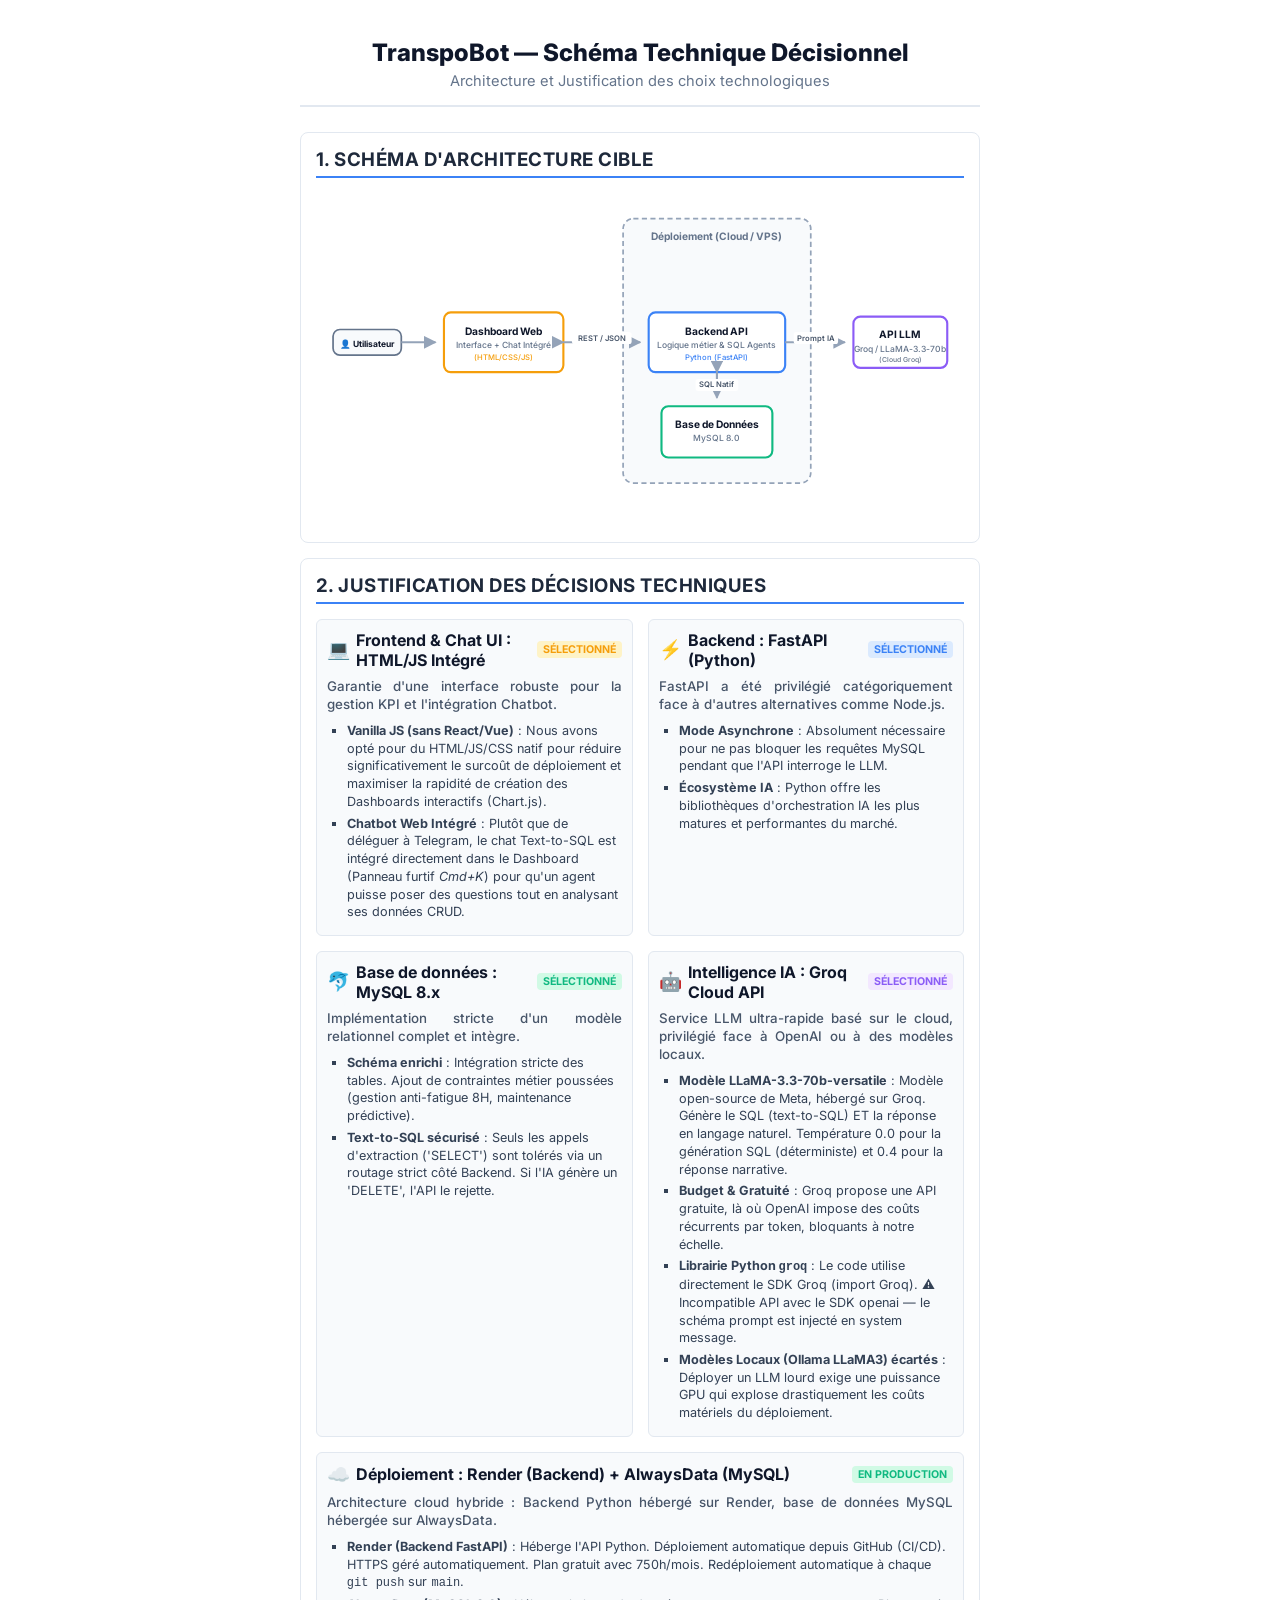
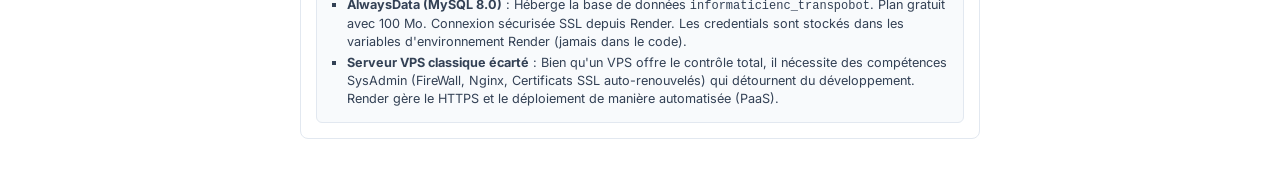
<file: docs/architecture_transpobot.html>
<!DOCTYPE html>
<html lang="fr">
<head>
<meta charset="UTF-8">
<meta name="viewport" content="width=device-width, initial-scale=1.0">
<title>Architecture TranspoBot</title>
<link href="https://fonts.googleapis.com/css2?family=Inter:wght@400;500;600;700&display=swap" rel="stylesheet">
<style>
  @page { size: A4; margin: 15mm; }
  * { box-sizing: border-box; margin: 0; padding: 0; }
  body { 
    font-family: 'Inter', sans-serif; 
    background: #ffffff; 
    color: #1e293b; 
    width: 210mm; 
    min-height: 297mm; 
    margin: 0 auto; /* Pour centrer à l'écran avant impression */
    padding: 10mm 15mm;
    display: flex; 
    flex-direction: column; 
    gap: 15px;
  }
  
  header { text-align: center; margin-bottom: 10px; padding-bottom: 15px; border-bottom: 2px solid #e2e8f0; }
  h1 { font-size: 18pt; color: #0f172a; font-weight: 800; margin-bottom: 5px; }
  p.subtitle { color: #64748b; font-size: 11pt; }

  .panel {
    background: white;
    border-radius: 8px;
    border: 1px solid #e2e8f0;
    padding: 15px;
    display: flex;
    flex-direction: column;
    page-break-inside: avoid;
  }

  h2 {
    font-size: 14pt;
    color: #1e293b;
    border-bottom: 2px solid #3b82f6;
    padding-bottom: 5px;
    margin-bottom: 15px;
    text-transform: uppercase;
    letter-spacing: 0.5px;
  }

  .svg-container {
    width: 100%;
    display: flex;
    justify-content: center;
    margin-bottom: 10px;
  }
  svg { width: 100%; height: auto; max-height: 350px; }
  
  .node { fill: #ffffff; stroke-width: 2.5; rx: 8; }
  .front { stroke: #f59e0b; }
  .back { stroke: #3b82f6; }
  .db { stroke: #10b981; }
  .ia { stroke: #8b5cf6; }
  .human { stroke: #64748b; fill: #f8fafc; stroke-width: 2; }
  .cloud { fill: #f8fafc; stroke: #94a3b8; stroke-dasharray: 6 4; stroke-width: 2; rx: 12; }

  .n-title { font-size: 12px; font-weight: 700; fill: #0f172a; font-family: 'Inter', sans-serif; text-anchor: middle; }
  .n-sub { font-size: 10px; font-weight: 500; fill: #64748b; font-family: 'Inter', sans-serif; text-anchor: middle; }
  
  .edge { stroke: #94a3b8; stroke-width: 2; fill: none; stroke-dasharray: 4 2; }
  .edge.solid { stroke-dasharray: none; stroke-width: 2.5; }
  .arrow-head { fill: #94a3b8; }
  
  .e-bg { fill: white; rx: 3; }
  .e-txt { font-size: 9px; font-weight: 600; fill: #475569; font-family: 'Inter', sans-serif; text-anchor: middle; }

  /* TECH STACK */
  .tech-grid {
    display: grid;
    grid-template-columns: 1fr 1fr;
    gap: 15px;
  }
  .tech-item { 
    background: #f8fafc; 
    border: 1px solid #e2e8f0; 
    border-radius: 6px; 
    padding: 10px; 
  }
  
  .t-head { display: flex; align-items: center; justify-content: space-between; margin-bottom: 8px; }
  .t-left { display: flex; align-items: center; gap: 6px; }
  .t-icon { font-size: 14pt; }
  .t-name { font-weight: 700; font-size: 12pt; color: #0f172a; }
  .t-badge { background: #e0f2fe; color: #0369a1; font-size: 8pt; padding: 2px 6px; border-radius: 4px; font-weight: 700; text-transform: uppercase; }
  
  .t-desc { font-size: 10pt; color: #475569; margin-bottom: 8px; text-align: justify; line-height: 1.35; font-weight: 500; }
  .t-list { font-size: 9.5pt; color: #334155; padding-left: 20px; line-height: 1.4; list-style: square; }
  .t-list li { margin-bottom: 4px; }
</style>
</head>
<body>

<header>
  <h1>TranspoBot — Schéma Technique Décisionnel</h1>
  <p class="subtitle">Architecture et Justification des choix technologiques</p>
</header>

<div class="panel">
  <h2>1. Schéma d'Architecture Cible</h2>
    
    <div class="svg-container">
      <svg viewBox="0 0 760 380" preserveAspectRatio="xMidYMid meet">
        <defs>
          <marker id="arrow" viewBox="0 0 10 10" refX="9" refY="5" markerWidth="6" markerHeight="6" orient="auto-start-reverse">
            <path d="M 0 0 L 10 5 L 0 10 z" class="arrow-head" />
          </marker>
          <marker id="arrow-reverse" viewBox="0 0 10 10" refX="1" refY="5" markerWidth="6" markerHeight="6" orient="auto-start-reverse">
            <path d="M 10 0 L 0 5 L 10 10 z" class="arrow-head" />
          </marker>
        </defs>

        <!-- ZONE CLOUD DEPLOIEMENT -->
        <rect x="360" y="30" width="220" height="310" class="cloud" />
        <text x="470" y="55" class="n-title" style="fill:#64748b;">Déploiement (Cloud / VPS)</text>

        <!-- HUMAN -->
        <rect x="20" y="160" width="80" height="30" class="node human" />
        <text x="60" y="180" class="n-title" style="font-size: 10px;">👤 Utilisateur</text>

        <!-- FRONTEND & CHAT -->
        <rect x="150" y="140" width="140" height="70" class="node front" />
        <text x="220" y="166" class="n-title">Dashboard Web</text>
        <text x="220" y="182" class="n-sub">Interface + Chat Intégré</text>
        <text x="220" y="196" class="n-sub" style="font-size: 9px; fill: #f59e0b;">(HTML/CSS/JS)</text>

        <!-- BACKEND -->
        <rect x="390" y="140" width="160" height="70" class="node back" />
        <text x="470" y="166" class="n-title">Backend API</text>
        <text x="470" y="182" class="n-sub">Logique métier & SQL Agents</text>
        <text x="470" y="196" class="n-sub" style="font-size: 9px; fill: #3b82f6;">Python (FastAPI)</text>

        <!-- BDD -->
        <rect x="405" y="250" width="130" height="60" class="node db" />
        <text x="470" y="275" class="n-title">Base de Données</text>
        <text x="470" y="291" class="n-sub">MySQL 8.0</text>

        <!-- IA -->
        <rect x="630" y="145" width="110" height="60" class="node ia" />
        <text x="685" y="170" class="n-title">API LLM</text>
        <text x="685" y="186" class="n-sub">Groq / LLaMA-3.3-70b</text>
        <text x="685" y="198" class="n-sub" style="font-size: 8px;">(Cloud Groq)</text>

        <!-- EDGES -->
        <!-- User to Front -->
        <line x1="100" y1="175" x2="140" y2="175" class="edge solid" marker-end="url(#arrow)" />

        <!-- Front to Back -->
        <line x1="290" y1="175" x2="380" y2="175" class="edge solid" marker-end="url(#arrow)" marker-start="url(#arrow-reverse)" />
        <rect x="300" y="163" width="70" height="14" class="e-bg" />
        <text x="335" y="173" class="e-txt">REST / JSON</text>

        <!-- Back to DB -->
        <line x1="470" y1="210" x2="470" y2="240" class="edge solid" marker-end="url(#arrow)" marker-start="url(#arrow-reverse)" />
        <rect x="445" y="218" width="50" height="14" class="e-bg" />
        <text x="470" y="228" class="e-txt">SQL Natif</text>

        <!-- Back to IA -->
        <line x1="550" y1="175" x2="620" y2="175" class="edge solid" marker-end="url(#arrow)" />
        <rect x="560" y="163" width="52" height="14" class="e-bg" />
        <text x="586" y="173" class="e-txt">Prompt IA</text>

      </svg>
    </div>
  </div>

    </div>
</div>

<div class="panel">
  <h2>2. Justification des Décisions Techniques</h2>
  <div class="tech-grid">
    <!-- FRONTEND & CHAT -->
    <div class="tech-item">
      <div class="t-head">
        <div class="t-left"><span class="t-icon">💻</span><span class="t-name">Frontend & Chat UI : HTML/JS Intégré</span></div>
        <span class="t-badge" style="color:#f59e0b;background:#fef3c7;">SÉLECTIONNÉ</span>
      </div>
      <p class="t-desc">Garantie d'une interface robuste pour la gestion KPI et l'intégration Chatbot.</p>
      <ul class="t-list">
        <li><strong>Vanilla JS (sans React/Vue)</strong> : Nous avons opté pour du HTML/JS/CSS natif pour réduire significativement le surcoût de déploiement et maximiser la rapidité de création des Dashboards interactifs (Chart.js).</li>
        <li><strong>Chatbot Web Intégré</strong> : Plutôt que de déléguer à Telegram, le chat Text-to-SQL est intégré directement dans le Dashboard (Panneau furtif <em>Cmd+K</em>) pour qu'un agent puisse poser des questions tout en analysant ses données CRUD.</li>
      </ul>
    </div>

    <!-- BACKEND -->
    <div class="tech-item">
      <div class="t-head">
        <div class="t-left"><span class="t-icon">⚡</span><span class="t-name">Backend : FastAPI (Python)</span></div>
        <span class="t-badge" style="color:#3b82f6;background:#dbeafe;">SÉLECTIONNÉ</span>
      </div>
      <p class="t-desc">FastAPI a été privilégié catégoriquement face à d'autres alternatives comme Node.js.</p>
      <ul class="t-list">
        <li><strong>Mode Asynchrone</strong> : Absolument nécessaire pour ne pas bloquer les requêtes MySQL pendant que l'API interroge le LLM.</li>
        <li><strong>Écosystème IA</strong> : Python offre les bibliothèques d'orchestration IA les plus matures et performantes du marché.</li>
      </ul>
    </div>

    <!-- DB -->
    <div class="tech-item">
      <div class="t-head">
        <div class="t-left"><span class="t-icon">🐬</span><span class="t-name">Base de données : MySQL 8.x</span></div>
        <span class="t-badge" style="color:#10b981;background:#d1fae5;">SÉLECTIONNÉ</span>
      </div>
      <p class="t-desc">Implémentation stricte d'un modèle relationnel complet et intègre.</p>
      <ul class="t-list">
        <li><strong>Schéma enrichi</strong> : Intégration stricte des tables. Ajout de contraintes métier poussées (gestion anti-fatigue 8H, maintenance prédictive).</li>
        <li><strong>Text-to-SQL sécurisé</strong> : Seuls les appels d'extraction ('SELECT') sont tolérés via un routage strict côté Backend. Si l'IA génère un 'DELETE', l'API le rejette.</li>
      </ul>
    </div>

    <!-- LLM -->
    <div class="tech-item">
      <div class="t-head">
        <div class="t-left"><span class="t-icon">🤖</span><span class="t-name">Intelligence IA : Groq Cloud API</span></div>
        <span class="t-badge" style="color:#8b5cf6;background:#f3e8ff;">SÉLECTIONNÉ</span>
      </div>
      <p class="t-desc">Service LLM ultra-rapide basé sur le cloud, privilégié face à OpenAI ou à des modèles locaux.</p>
      <ul class="t-list">
        <li><strong>Modèle LLaMA-3.3-70b-versatile</strong> : Modèle open-source de Meta, hébergé sur Groq. Génère le SQL (text-to-SQL) ET la réponse en langage naturel. Température 0.0 pour la génération SQL (déterministe) et 0.4 pour la réponse narrative.</li>
        <li><strong>Budget &amp; Gratuité</strong> : Groq propose une API gratuite, là où OpenAI impose des coûts récurrents par token, bloquants à notre échelle.</li>
        <li><strong>Librairie Python <code style="font-size:9pt">groq</code></strong> : Le code utilise directement le SDK Groq (import Groq). ⚠️ Incompatible API avec le SDK openai — le schéma prompt est injecté en system message.</li>
        <li><strong>Modèles Locaux (Ollama LLaMA3) écartés</strong> : Déployer un LLM lourd exige une puissance GPU qui explose drastiquement les coûts matériels du déploiement.</li>
      </ul>
    </div>
    
    <!-- DEPLOYMENT -->
    <div class="tech-item" style="grid-column: span 2;">
      <div class="t-head">
        <div class="t-left"><span class="t-icon">☁️</span><span class="t-name">Déploiement : Render (Backend) + AlwaysData (MySQL)</span></div>
        <span class="t-badge" style="color:#10b981;background:#d1fae5;">EN PRODUCTION</span>
      </div>
      <p class="t-desc">Architecture cloud hybride : Backend Python hébergé sur Render, base de données MySQL hébergée sur AlwaysData.</p>
      <ul class="t-list">
        <li><strong>Render (Backend FastAPI)</strong> : Héberge l'API Python. Déploiement automatique depuis GitHub (CI/CD). HTTPS géré automatiquement. Plan gratuit avec 750h/mois. Redéploiement automatique à chaque <code style="font-size:9pt">git push</code> sur <code style="font-size:9pt">main</code>.</li>
        <li><strong>AlwaysData (MySQL 8.0)</strong> : Héberge la base de données <code style="font-size:9pt">informaticienc_transpobot</code>. Plan gratuit avec 100 Mo. Connexion sécurisée SSL depuis Render. Les credentials sont stockés dans les variables d'environnement Render (jamais dans le code).</li>
        <li><strong>Serveur VPS classique écarté</strong> : Bien qu'un VPS offre le contrôle total, il nécessite des compétences SysAdmin (FireWall, Nginx, Certificats SSL auto-renouvelés) qui détournent du développement. Render gère le HTTPS et le déploiement de manière automatisée (PaaS).</li>
      </ul>
    </div>

  </div>
</div>

</body>
</html>
</file>
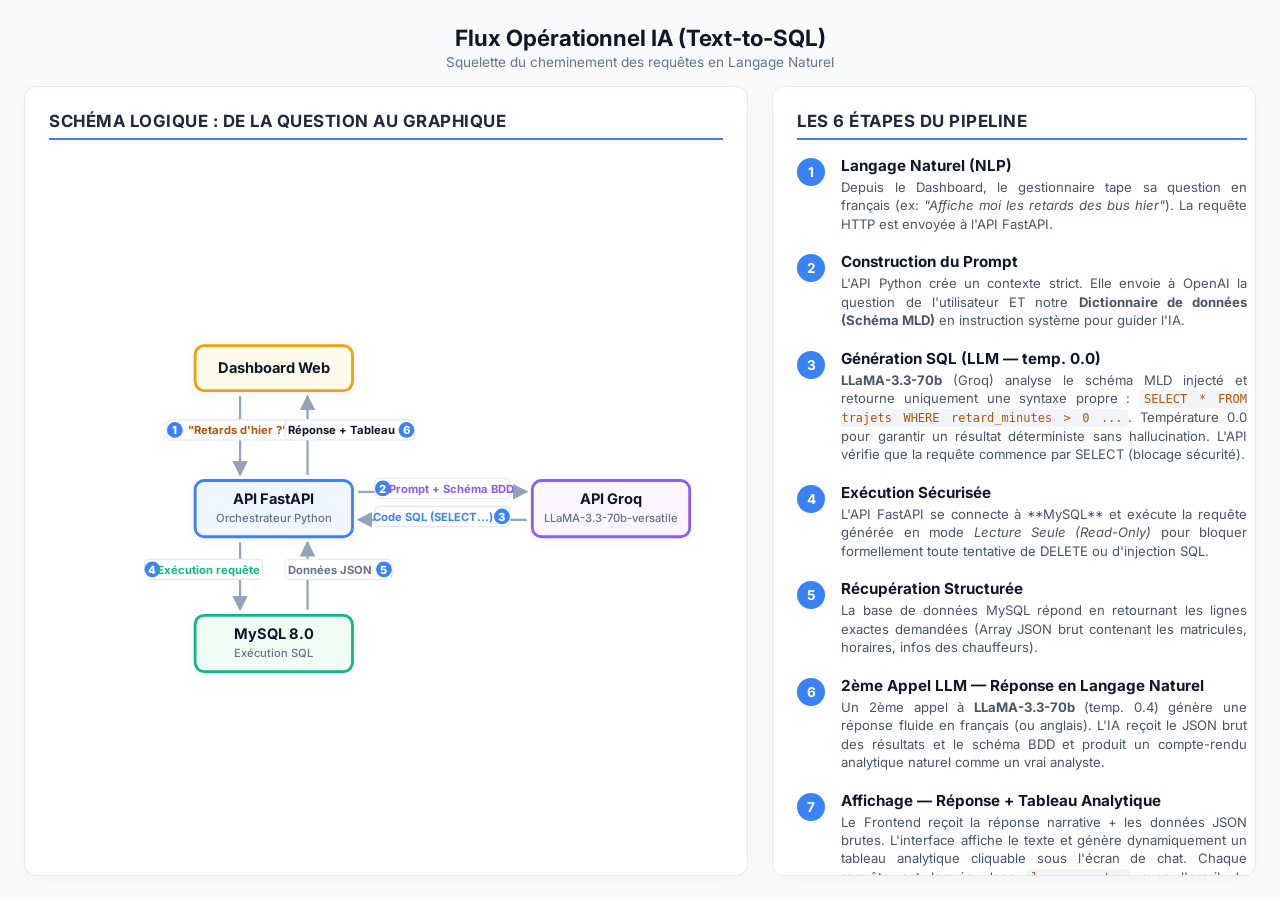
<file: docs/flux_ia_transpobot.html>
<!DOCTYPE html>
<html lang="fr">
<head>
<meta charset="UTF-8">
<meta name="viewport" content="width=device-width, initial-scale=1.0">
<title>Flux IA Text-to-SQL — TranspoBot</title>
<link href="https://fonts.googleapis.com/css2?family=Inter:wght@400;500;600;700&display=swap" rel="stylesheet">
<style>
  * { box-sizing: border-box; margin: 0; padding: 0; }
  body { 
    font-family: 'Inter', sans-serif; 
    background: #f8fafc; 
    color: #1e293b; 
    height: 100vh; 
    display: flex; 
    flex-direction: column; 
    padding: 1.5rem;
    overflow: hidden; 
  }
  
  header { text-align: center; margin-bottom: 1rem; }
  h1 { font-size: 1.4rem; color: #0f172a; font-weight: 700; margin-bottom: 0.2rem; }
  p.subtitle { color: #64748b; font-size: 0.85rem; }

  .layout { display: flex; gap: 1.5rem; flex: 1; min-height: 0; }
  .panel {
    background: white; border-radius: 12px; border: 1px solid #e2e8f0;
    box-shadow: 0 4px 15px rgba(0,0,0,0.03); padding: 1.5rem; display: flex; flex-direction: column;
  }
  .panel-left { flex: 6; }
  .panel-right { flex: 4; overflow-y: auto; padding-right: 0.5rem; }

  h2 {
    font-size: 1.05rem; color: #1e293b; border-bottom: 2px solid #3b82f6;
    padding-bottom: 0.4rem; margin-bottom: 1rem; text-transform: uppercase; letter-spacing: 0.5px;
  }

  /* SVG DIAGRAMME */
  .svg-container { flex: 1; display: flex; align-items: center; justify-content: center; width: 100%; min-height: 0; }
  svg { width: 100%; height: 100%; max-height: 480px; }
  
  .node { fill: #ffffff; stroke-width: 2.5; rx: 8; stroke: #334155; filter: drop-shadow(0 2px 4px rgba(0,0,0,0.05)); }
  .node.ia { stroke: #8b5cf6; fill: #faf5ff; }
  .node.db { stroke: #10b981; fill: #f0fdf4; }
  .node.api { stroke: #3b82f6; fill: #eff6ff; }
  .node.user { stroke: #f59e0b; fill: #fffbeb; }

  .n-title { font-size: 13px; font-weight: 700; fill: #0f172a; font-family: 'Inter', sans-serif; text-anchor: middle; }
  .n-sub { font-size: 10px; font-weight: 500; fill: #64748b; font-family: 'Inter', sans-serif; text-anchor: middle; }
  
  .edge { stroke: #94a3b8; stroke-width: 2; fill: none; }
  .arrow-head { fill: #94a3b8; }
  
  .e-bg { fill: white; rx: 4; stroke: #e2e8f0; stroke-width: 1; }
  .e-txt { font-size: 10px; font-weight: 700; fill: #2563eb; font-family: 'Inter', sans-serif; text-anchor: middle; }
  .e-badge { font-family: 'Inter', sans-serif; font-size: 10px; font-weight: 800; fill: white; text-anchor: middle; }

  /* STEPS LIST */
  .step-item { display: flex; margin-bottom: 1.2rem; }
  .step-item:last-child { margin-bottom: 0; }
  .step-num { width: 28px; height: 28px; background: #3b82f6; color: white; border-radius: 50%; display: flex; align-items: center; justify-content: center; font-weight: 700; font-size: 0.85rem; flex-shrink: 0; margin-right: 1rem; margin-top: 2px; }
  .step-content { flex: 1; }
  .step-title { font-weight: 700; font-size: 0.95rem; color: #0f172a; margin-bottom: 0.2rem; }
  .step-desc { font-size: 0.82rem; color: #475569; line-height: 1.4; text-align: justify; }
  code { background: #f1f5f9; padding: 2px 5px; border-radius: 4px; font-size: 0.75rem; color: #b45309; font-family: monospace; }
</style>
</head>
<body>

<header>
  <h1>Flux Opérationnel IA (Text-to-SQL)</h1>
  <p class="subtitle">Squelette du cheminement des requêtes en Langage Naturel</p>
</header>

<div class="layout">
  
  <!-- PANNEAU GAUCHE : SQUELETTE SVG -->
  <div class="panel panel-left">
    <h2>Schéma Logique : De la Question au Graphique</h2>
    
    <div class="svg-container">
      <svg viewBox="0 0 600 320" preserveAspectRatio="xMidYMid meet">
        <defs>
          <marker id="arrow" viewBox="0 0 10 10" refX="9" refY="5" markerWidth="7" markerHeight="7" orient="auto-start-reverse">
            <path d="M 0 0 L 10 5 L 0 10 z" class="arrow-head" />
          </marker>
        </defs>

        <!-- NOEUDS (NODES) -->
        <!-- User -->
        <rect x="130" y="20" width="140" height="40" class="node user" />
        <text x="200" y="44" class="n-title">Dashboard Web</text>

        <!-- API Backend -->
        <rect x="130" y="140" width="140" height="50" class="node api" />
        <text x="200" y="161" class="n-title">API FastAPI</text>
        <text x="200" y="177" class="n-sub">Orchestrateur Python</text>

        <!-- MySQL -->
        <rect x="130" y="260" width="140" height="50" class="node db" />
        <text x="200" y="281" class="n-title">MySQL 8.0</text>
        <text x="200" y="297" class="n-sub">Exécution SQL</text>

        <rect x="430" y="140" width="140" height="50" class="node ia" />
        <text x="500" y="161" class="n-title">API Groq</text>
        <text x="500" y="177" class="n-sub">LLaMA-3.3-70b-versatile</text>

        <!-- FLECHES ET TEXTES ASSOCIES -->
        
        <!-- 1. Frontend to Backend -->
        <line x1="170" y1="65" x2="170" y2="135" class="edge" marker-end="url(#arrow)" />
        <rect x="105" y="86" width="115" height="18" class="e-bg" />
        <circle cx="112" cy="95" r="7" fill="#3b82f6" /><text x="112" y="99" class="e-badge">1</text>
        <text x="168" y="99" class="e-txt" style="fill:#b45309">"Retards d'hier ?"</text>

        <!-- 2. Backend to OpenAI -->
        <line x1="275" y1="150" x2="425" y2="150" class="edge" marker-end="url(#arrow)" />
        <rect x="290" y="138" width="120" height="18" class="e-bg" />
        <circle cx="297" cy="147" r="7" fill="#3b82f6" /><text x="297" y="151" class="e-badge">2</text>
        <text x="358" y="151" class="e-txt" style="fill:#8b5cf6">Prompt + Schéma BDD</text>

        <!-- 3. OpenAI to Backend -->
        <line x1="425" y1="175" x2="275" y2="175" class="edge" marker-end="url(#arrow)" />
        <rect x="290" y="163" width="120" height="18" class="e-bg" />
        <circle cx="403" cy="172" r="7" fill="#3b82f6" /><text x="403" y="176" class="e-badge">3</text>
        <text x="342" y="176" class="e-txt" style="fill:#3b82f6">Code SQL (SELECT...)</text>

        <!-- 4. Backend to MySQL -->
        <line x1="170" y1="195" x2="170" y2="255" class="edge" marker-end="url(#arrow)" />
        <rect x="85" y="210" width="105" height="18" class="e-bg" />
        <circle cx="92" cy="219" r="7" fill="#3b82f6" /><text x="92" y="223" class="e-badge">4</text>
        <text x="142" y="223" class="e-txt" style="fill:#10b981">Exécution requête</text>

        <!-- 5. MySQL to Backend -->
        <line x1="230" y1="255" x2="230" y2="195" class="edge" marker-end="url(#arrow)" />
        <rect x="210" y="210" width="95" height="18" class="e-bg" />
        <circle cx="298" cy="219" r="7" fill="#3b82f6" /><text x="298" y="223" class="e-badge">5</text>
        <text x="250" y="223" class="e-txt" style="fill:#64748b">Données JSON</text>

        <!-- 6. Backend to Frontend -->
        <line x1="230" y1="135" x2="230" y2="65" class="edge" marker-end="url(#arrow)" />
        <rect x="210" y="86" width="115" height="18" class="e-bg" />
        <circle cx="318" cy="95" r="7" fill="#3b82f6" /><text x="318" y="99" class="e-badge">6</text>
        <text x="260" y="99" class="e-txt" style="fill:#0f172a">Réponse + Tableau</text>

      </svg>
    </div>
  </div>

  <!-- PANNEAU DROIT : EXPLICATION DU FLUX -->
  <div class="panel panel-right">
    <h2>Les 6 Étapes du Pipeline</h2>
    
    <div class="step-item">
      <div class="step-num">1</div>
      <div class="step-content">
        <div class="step-title">Langage Naturel (NLP)</div>
        <div class="step-desc">Depuis le Dashboard, le gestionnaire tape sa question en français (ex: <em>"Affiche moi les retards des bus hier"</em>). La requête HTTP est envoyée à l'API FastAPI.</div>
      </div>
    </div>

    <div class="step-item">
      <div class="step-num">2</div>
      <div class="step-content">
        <div class="step-title">Construction du Prompt</div>
        <div class="step-desc">L'API Python crée un contexte strict. Elle envoie à OpenAI la question de l'utilisateur ET notre <strong>Dictionnaire de données (Schéma MLD)</strong> en instruction système pour guider l'IA.</div>
      </div>
    </div>

    <div class="step-item">
      <div class="step-num">3</div>
      <div class="step-content">
        <div class="step-title">Génération SQL (LLM — temp. 0.0)</div>
        <div class="step-desc"><strong>LLaMA-3.3-70b</strong> (Groq) analyse le schéma MLD injecté et retourne uniquement une syntaxe propre : <code>SELECT * FROM trajets WHERE retard_minutes &gt; 0 ...</code>. Température 0.0 pour garantir un résultat déterministe sans hallucination. L'API vérifie que la requête commence par SELECT (blocage sécurité).</div>
      </div>
    </div>

    <div class="step-item">
      <div class="step-num">4</div>
      <div class="step-content">
        <div class="step-title">Exécution Sécurisée</div>
        <div class="step-desc">L'API FastAPI se connecte à **MySQL** et exécute la requête générée en mode <em>Lecture Seule (Read-Only)</em> pour bloquer formellement toute tentative de DELETE ou d'injection SQL.</div>
      </div>
    </div>

    <div class="step-item">
      <div class="step-num">5</div>
      <div class="step-content">
        <div class="step-title">Récupération Structurée</div>
        <div class="step-desc">La base de données MySQL répond en retournant les lignes exactes demandées (Array JSON brut contenant les matricules, horaires, infos des chauffeurs).</div>
      </div>
    </div>

    <div class="step-item">
      <div class="step-num">6</div>
      <div class="step-content">
        <div class="step-title">2ème Appel LLM — Réponse en Langage Naturel</div>
        <div class="step-desc">Un 2ème appel à <strong>LLaMA-3.3-70b</strong> (temp. 0.4) génère une réponse fluide en français (ou anglais). L'IA reçoit le JSON brut des résultats et le schéma BDD et produit un compte-rendu analytique naturel comme un vrai analyste.</div>
      </div>
    </div>

    <div class="step-item">
      <div class="step-num">7</div>
      <div class="step-content">
        <div class="step-title">Affichage — Réponse + Tableau Analytique</div>
        <div class="step-desc">Le Frontend reçoit la réponse narrative + les données JSON brutes. L'interface affiche le texte et génère dynamiquement un tableau analytique cliquable sous l'écran de chat. Chaque requête est loguée dans <code>logs_requetes</code> avec l'email du gestionnaire et le temps de réponse en ms.</div>
      </div>
    </div>

  </div>
</div>

</body>
</html>
</file>
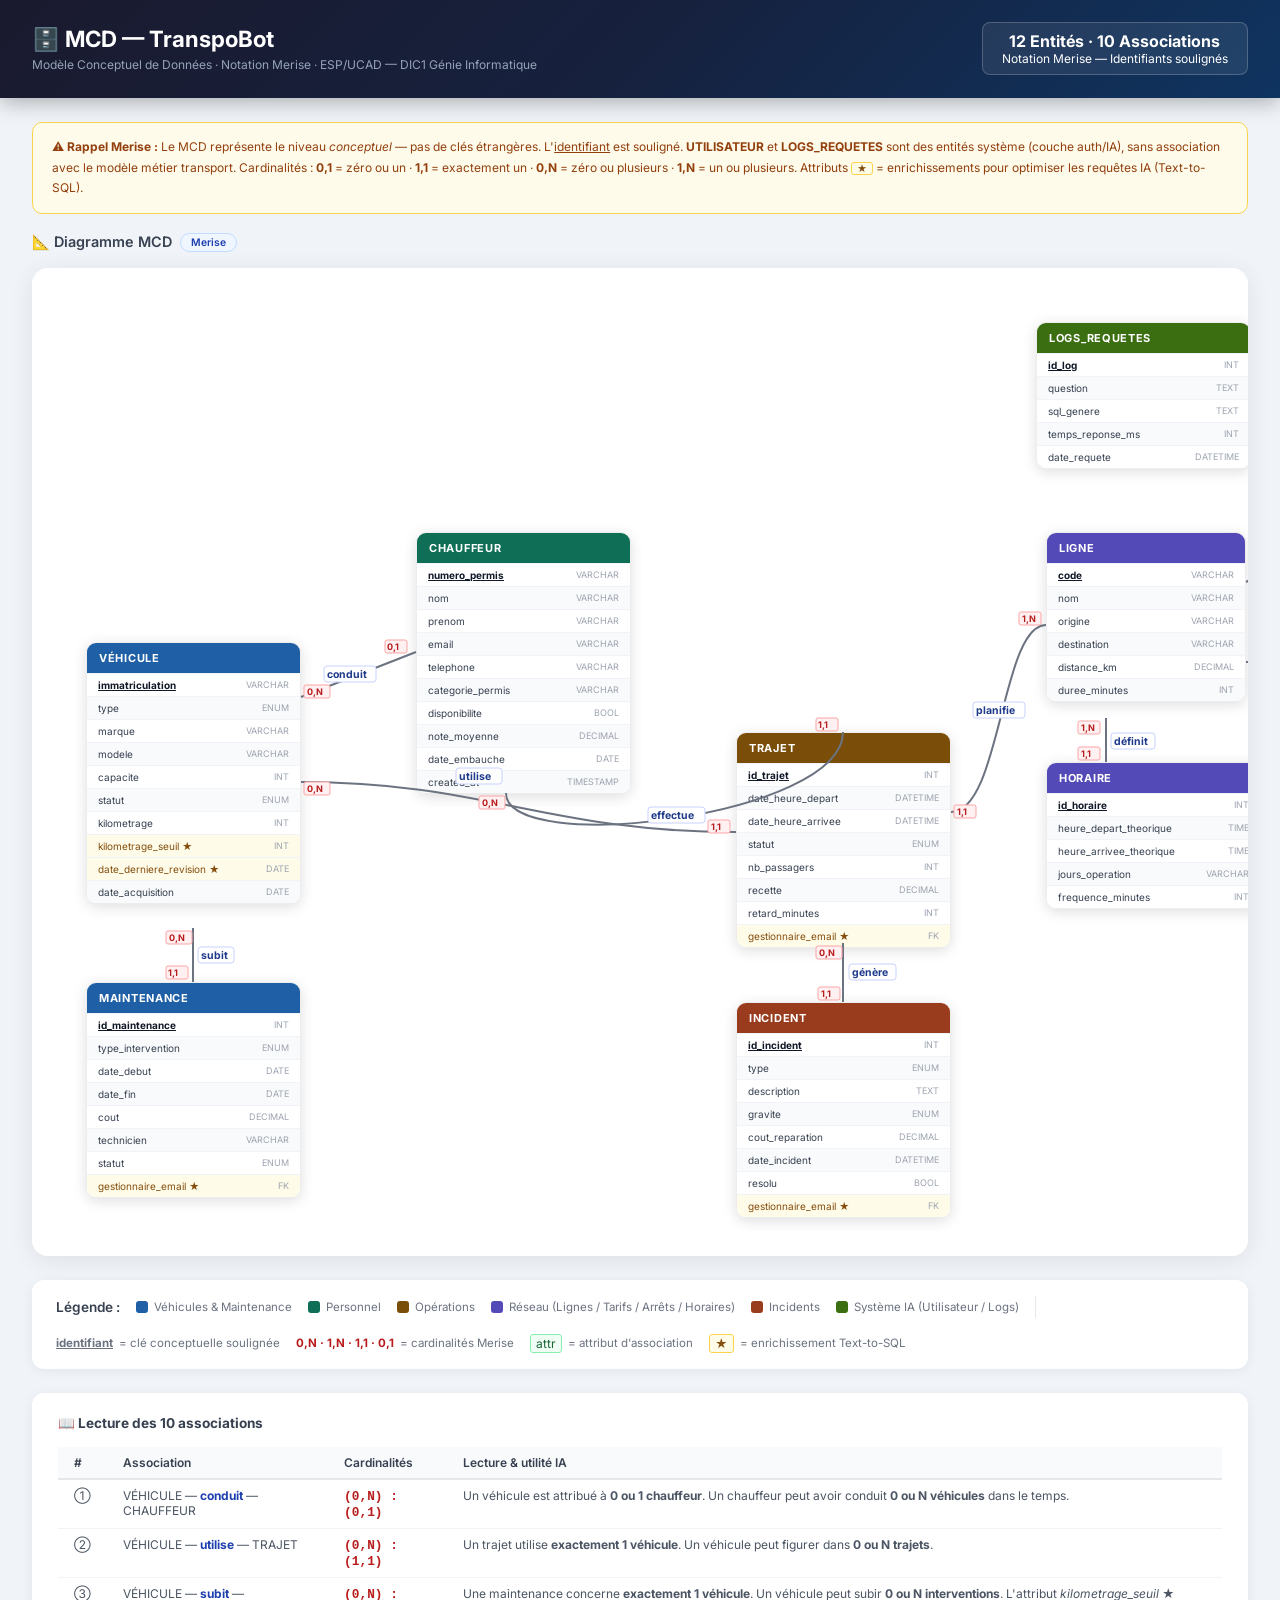
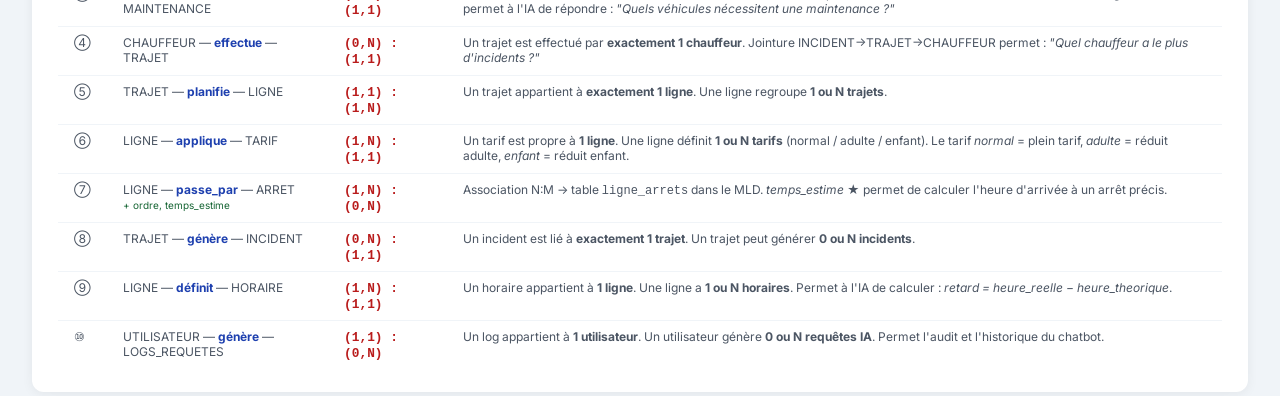
<file: docs/mcd.html>
<!DOCTYPE html>
<html lang="fr">

<head>
  <meta charset="UTF-8">
  <meta name="viewport" content="width=device-width, initial-scale=1.0">
  <title>MCD — TranspoBot | ESP/UCAD DIC1</title>
  <link href="https://fonts.googleapis.com/css2?family=Inter:wght@400;500;600;700&display=swap" rel="stylesheet">
  <style>
    *,
    *::before,
    *::after {
      box-sizing: border-box;
      margin: 0;
      padding: 0
    }

    body {
      font-family: 'Inter', sans-serif;
      background: #f0f4f8;
      color: #1a202c
    }

    header {
      background: linear-gradient(135deg, #1a1a2e, #16213e, #0f3460);
      color: white;
      padding: 1.4rem 2rem;
      display: flex;
      align-items: center;
      justify-content: space-between;
      box-shadow: 0 4px 20px rgba(0, 0, 0, .3)
    }

    header h1 {
      font-size: 1.4rem;
      font-weight: 700
    }

    header p {
      color: #94a3b8;
      font-size: .75rem;
      margin-top: 4px
    }

    .badge {
      background: rgba(255, 255, 255, .08);
      border: 1px solid rgba(255, 255, 255, .2);
      padding: .5rem 1.2rem;
      border-radius: 8px;
      text-align: center;
      font-size: .75rem
    }

    .badge strong {
      display: block;
      font-size: 1rem
    }

    main {
      padding: 1.5rem 2rem;
      max-width: 1520px;
      margin: 0 auto
    }

    .note {
      background: #fffbeb;
      border: 1px solid #fcd34d;
      border-radius: 10px;
      padding: .9rem 1.2rem;
      margin-bottom: 1.2rem;
      font-size: .75rem;
      color: #92400e;
      line-height: 1.7
    }

    .stitle {
      font-size: .9rem;
      font-weight: 600;
      color: #374151;
      margin-bottom: 1rem;
      display: flex;
      align-items: center;
      gap: .5rem
    }

    .pill {
      background: #eff6ff;
      color: #1e40af;
      border: 1px solid #bfdbfe;
      padding: 2px 10px;
      border-radius: 20px;
      font-size: .65rem;
      font-weight: 600
    }

    .dc {
      background: white;
      border-radius: 16px;
      padding: 1.5rem;
      box-shadow: 0 4px 24px rgba(0, 0, 0, .08);
      overflow-x: auto;
      margin-bottom: 1.5rem
    }

    .cv {
      position: relative;
      width: 1450px;
      height: 940px
    }

    /* Entity */
    .e {
      position: absolute;
      border-radius: 10px;
      overflow: hidden;
      box-shadow: 0 3px 14px rgba(0, 0, 0, .13);
      border: 1px solid rgba(0, 0, 0, .07);
      font-size: 10px;
      font-family: 'Inter', sans-serif
    }

    .eh {
      padding: 8px 12px;
      font-size: 11px;
      font-weight: 700;
      color: #fff;
      letter-spacing: .7px;
      text-transform: uppercase
    }

    .eb {
      background: #fff
    }

    .er {
      display: flex;
      justify-content: space-between;
      align-items: center;
      padding: 5px 11px;
      gap: 8px;
      border-top: 1px solid #f0f4f8
    }

    .er:nth-child(even) {
      background: #f9fafb
    }

    .an {
      color: #374151;
      font-size: 10px
    }

    .an.id {
      text-decoration: underline;
      font-weight: 700;
      color: #111827
    }

    .at {
      color: #9ca3af;
      font-size: 9px;
      white-space: nowrap
    }

    .new {
      background: #fefce8 !important
    }

    .an.new {
      color: #854d0e
    }

    /* SVG overlay — drawn LAST so it's on top of entity divs for labels in gaps */
    .sv {
      position: absolute;
      top: 0;
      left: 0;
      pointer-events: none;
      z-index: 10
    }

    /* Legend & readings */
    .leg-wrap {
      background: white;
      border-radius: 12px;
      padding: 1rem 1.5rem;
      box-shadow: 0 2px 12px rgba(0, 0, 0, .06);
      display: flex;
      flex-wrap: wrap;
      gap: 1rem;
      align-items: center;
      margin-bottom: 1.5rem
    }

    .li {
      display: flex;
      align-items: center;
      gap: 6px;
      font-size: .72rem;
      color: #6b7280
    }

    .ld {
      width: 12px;
      height: 12px;
      border-radius: 3px
    }

    .ls {
      width: 1px;
      height: 22px;
      background: #e5e7eb
    }

    .rd {
      background: white;
      border-radius: 12px;
      padding: 1.4rem 1.6rem;
      box-shadow: 0 2px 12px rgba(0, 0, 0, .06)
    }

    .rd h3 {
      font-size: .85rem;
      font-weight: 700;
      color: #374151;
      margin-bottom: 1rem
    }

    .rd table {
      width: 100%;
      border-collapse: collapse;
      font-size: .75rem
    }

    .rd th {
      background: #f9fafb;
      padding: .5rem 1rem;
      text-align: left;
      border-bottom: 2px solid #e5e7eb;
      font-weight: 600;
      color: #374151
    }

    .rd td {
      padding: .5rem 1rem;
      border-bottom: 1px solid #f0f4f8;
      color: #4b5563;
      vertical-align: top
    }

    .rd tr:last-child td {
      border-bottom: none
    }

    .rd tr:hover td {
      background: #fafafa
    }

    .as {
      font-weight: 700;
      color: #1e40af
    }

    .ca {
      font-family: monospace;
      color: #b91c1c;
      font-weight: 700;
      font-size: .8rem
    }
  </style>
</head>

<body>
  <header>
    <div>
      <h1>🗄️ MCD — TranspoBot</h1>
      <p>Modèle Conceptuel de Données · Notation Merise · ESP/UCAD — DIC1 Génie Informatique</p>
    </div>
    <div class="badge"><strong>12 Entités · 10 Associations</strong>Notation Merise — Identifiants soulignés</div>
  </header>

  <main>
    <div class="note">
      ⚠️ <strong>Rappel Merise :</strong> Le MCD représente le niveau <em>conceptuel</em> — pas de clés étrangères.
      L'<u>identifiant</u> est souligné. <strong>UTILISATEUR</strong> et <strong>LOGS_REQUETES</strong> sont des entités
      système (couche auth/IA), sans association avec le modèle métier transport.
      Cardinalités : <strong>0,1</strong> = zéro ou un · <strong>1,1</strong> = exactement un · <strong>0,N</strong> =
      zéro ou plusieurs · <strong>1,N</strong> = un ou plusieurs.
      Attributs <span
        style="background:#fefce8;border:1px solid #fcd34d;padding:0 5px;border-radius:3px;color:#854d0e;font-size:.8em">★</span>
      = enrichissements pour optimiser les requêtes IA (Text-to-SQL).
    </div>

    <div class="stitle">📐 Diagramme MCD <span class="pill">Merise</span></div>

    <div class="dc">
      <div class="cv">

        <!-- ═══ SVG (z-index:10 = AU-DESSUS des divs, labels toujours visibles) ═══ -->
        <svg class="sv" width="1450" height="940">
          <defs>
            <style>
              .rl {
                stroke: #6b7280;
                stroke-width: 2;
                fill: none
              }

              .lb {
                font-family: 'Inter', sans-serif;
                font-size: 10.5px;
                fill: #1e3a8a;
                font-weight: 700
              }

              .cd {
                font-family: 'Inter', sans-serif;
                font-size: 9px;
                fill: #b91c1c;
                font-weight: 700
              }
            </style>
          </defs>

          <!-- ① conduit  VÉHICULE(0,N)—(0,1)CHAUFFEUR  -->
          <!-- VÉHICULE right=245, CHAUFFEUR left=360, gap 115px -->
          <line class="rl" x1="245" y1="405" x2="360" y2="360" />
          <rect x="268" y="374" width="52" height="16" rx="3" fill="white" stroke="#c7d2fe" stroke-width="1" />
          <text class="lb" x="271" y="386">conduit</text>
          <rect x="248" y="393" width="26" height="13" rx="2" fill="#fff1f2" stroke="#fca5a5" stroke-width="1" />
          <text class="cd" x="251" y="403">0,N</text>
          <rect x="329" y="348" width="22" height="13" rx="2" fill="#fff1f2" stroke="#fca5a5" stroke-width="1" />
          <text class="cd" x="331" y="358">0,1</text>

          <!-- ② utilise  VÉHICULE(0,N)—(1,1)TRAJET  -->
          <!-- VÉHICULE right=245, TRAJET left=680, gap 435px -->
          <path class="rl" d="M245,490 C430,490 490,540 680,540" />
          <rect x="400" y="476" width="46" height="16" rx="3" fill="white" stroke="#c7d2fe" stroke-width="1" />
          <text class="lb" x="403" y="488">utilise</text>
          <rect x="248" y="490" width="26" height="13" rx="2" fill="#fff1f2" stroke="#fca5a5" stroke-width="1" />
          <text class="cd" x="251" y="500">0,N</text>
          <rect x="652" y="528" width="22" height="13" rx="2" fill="#fff1f2" stroke="#fca5a5" stroke-width="1" />
          <text class="cd" x="655" y="538">1,1</text>

          <!-- ③ subit  VÉHICULE(0,N)—(1,1)MAINTENANCE  -->
          <!-- VÉHICULE bottom=636, MAINTENANCE top=690, gap 54px -->
          <line class="rl" x1="137" y1="636" x2="137" y2="690" />
          <rect x="142" y="655" width="36" height="16" rx="3" fill="white" stroke="#c7d2fe" stroke-width="1" />
          <text class="lb" x="145" y="667">subit</text>
          <rect x="110" y="639" width="26" height="13" rx="2" fill="#fff1f2" stroke="#fca5a5" stroke-width="1" />
          <text class="cd" x="113" y="649">0,N</text>
          <rect x="110" y="674" width="22" height="13" rx="2" fill="#fff1f2" stroke="#fca5a5" stroke-width="1" />
          <text class="cd" x="112" y="684">1,1</text>

          <!-- ④ effectue  CHAUFFEUR(0,N)—(1,1)TRAJET  -->
          <!-- CHAUFFEUR bottom=501, TRAJET top=440 -->
          <path class="rl" d="M450,501 C450,565 787,525 787,440" />
          <rect x="592" y="515" width="57" height="16" rx="3" fill="white" stroke="#c7d2fe" stroke-width="1" />
          <text class="lb" x="595" y="527">effectue</text>
          <rect x="423" y="504" width="26" height="13" rx="2" fill="#fff1f2" stroke="#fca5a5" stroke-width="1" />
          <text class="cd" x="426" y="514">0,N</text>
          <rect x="760" y="426" width="22" height="13" rx="2" fill="#fff1f2" stroke="#fca5a5" stroke-width="1" />
          <text class="cd" x="762" y="436">1,1</text>

          <!-- ⑤ planifie  TRAJET(1,1)—(1,N)LIGNE  -->
          <!-- TRAJET right=895, LIGNE left=990, gap 95px -->
          <path class="rl" d="M895,520 C945,520 945,333 990,333" />
          <rect x="917" y="410" width="52" height="16" rx="3" fill="white" stroke="#c7d2fe" stroke-width="1" />
          <text class="lb" x="920" y="422">planifie</text>
          <rect x="898" y="513" width="22" height="13" rx="2" fill="#fff1f2" stroke="#fca5a5" stroke-width="1" />
          <text class="cd" x="901" y="523">1,1</text>
          <rect x="963" y="320" width="22" height="13" rx="2" fill="#fff1f2" stroke="#fca5a5" stroke-width="1" />
          <text class="cd" x="966" y="330">1,N</text>

          <!-- ⑥ applique  LIGNE(1,N)—(1,1)TARIF  -->
          <!-- LIGNE right=1190, TARIF left=1230, gap 40px -->
          <line class="rl" x1="1190" y1="290" x2="1230" y2="270" />
          <rect x="1193" y="265" width="55" height="16" rx="3" fill="white" stroke="#c7d2fe" stroke-width="1" />
          <text class="lb" x="1196" y="277">applique</text>
          <rect x="1193" y="283" width="22" height="13" rx="2" fill="#fff1f2" stroke="#fca5a5" stroke-width="1" />
          <text class="cd" x="1196" y="293">1,N</text>
          <rect x="1204" y="252" width="22" height="13" rx="2" fill="#fff1f2" stroke="#fca5a5" stroke-width="1" />
          <text class="cd" x="1207" y="262">1,1</text>

          <!-- ⑦ passe_par  LIGNE(1,N)—(0,N)ARRET  (+ordre +temps_estime) -->
          <!-- LIGNE right=1190 y=370 → L-path → ARRET top=450 cx=1322 -->
          <path class="rl" d="M1190,370 L1215,370 L1215,440 L1322,440 L1322,450" />
          <rect x="1218" y="354" width="67" height="16" rx="3" fill="white" stroke="#c7d2fe" stroke-width="1" />
          <text class="lb" x="1221" y="366">passe_par</text>
          <rect x="1218" y="372" width="36" height="14" rx="3" fill="#f0fdf4" stroke="#86efac" stroke-width="1" />
          <text style="font-family:'Inter',sans-serif;font-size:9px;fill:#166534;font-weight:600" x="1221"
            y="383">ordre</text>
          <rect x="1258" y="372" width="92" height="14" rx="3" fill="#f0fdf4" stroke="#86efac" stroke-width="1" />
          <text style="font-family:'Inter',sans-serif;font-size:9px;fill:#166534;font-weight:600" x="1261"
            y="383">temps_estime (min)</text>
          <rect x="1193" y="358" width="22" height="13" rx="2" fill="#fff1f2" stroke="#fca5a5" stroke-width="1" />
          <text class="cd" x="1196" y="368">1,N</text>
          <rect x="1296" y="436" width="26" height="13" rx="2" fill="#fff1f2" stroke="#fca5a5" stroke-width="1" />
          <text class="cd" x="1299" y="446">0,N</text>

          <!-- ⑧ génère  TRAJET(0,N)—(1,1)INCIDENT  -->
          <!-- TRAJET bottom=651, INCIDENT top=710, gap 59px -->
          <line class="rl" x1="787" y1="651" x2="787" y2="710" />
          <rect x="793" y="672" width="47" height="16" rx="3" fill="white" stroke="#c7d2fe" stroke-width="1" />
          <text class="lb" x="796" y="684">génère</text>
          <rect x="760" y="654" width="26" height="13" rx="2" fill="#fff1f2" stroke="#fca5a5" stroke-width="1" />
          <text class="cd" x="763" y="664">0,N</text>
          <rect x="762" y="695" width="22" height="13" rx="2" fill="#fff1f2" stroke="#fca5a5" stroke-width="1" />
          <text class="cd" x="765" y="705">1,1</text>

          <!-- ⑨ définit  LIGNE(1,N)—(1,1)HORAIRE  -->
          <!-- LIGNE bottom=426, HORAIRE top=470, gap 44px, both at left=990 -->
          <line class="rl" x1="1050" y1="426" x2="1050" y2="470" />
          <rect x="1055" y="441" width="44" height="16" rx="3" fill="white" stroke="#c7d2fe" stroke-width="1" />
          <text class="lb" x="1058" y="453">définit</text>
          <rect x="1022" y="429" width="22" height="13" rx="2" fill="#fff1f2" stroke="#fca5a5" stroke-width="1" />
          <text class="cd" x="1025" y="439">1,N</text>
          <rect x="1022" y="455" width="22" height="13" rx="2" fill="#fff1f2" stroke="#fca5a5" stroke-width="1" />
          <text class="cd" x="1025" y="465">1,1</text>

          <!-- ⑩ génère  UTILISATEUR(1,1)—(0,N)LOGS_REQUETES  -->
          <!-- LOGS right=1195, UTILISATEUR left=1230, gap 35px -->
          <line class="rl" x1="1195" y1="110" x2="1230" y2="110" />
          <rect x="1197" y="94" width="54" height="16" rx="3" fill="white" stroke="#c7d2fe" stroke-width="1" />
          <text class="lb" x="1200" y="106">génère</text>
          <rect x="1197" y="100" width="26" height="13" rx="2" fill="#fff1f2" stroke="#fca5a5" stroke-width="1" />
          <text class="cd" x="1200" y="110">0,N</text>
          <rect x="1202" y="115" width="22" height="13" rx="2" fill="#fff1f2" stroke="#fca5a5" stroke-width="1" />
          <text class="cd" x="1204" y="125">1,1</text>

        </svg>

        <!-- ═══ ENTITÉS ═══ -->

        <!-- LOGS_REQUETES  left=980 top=30 w=215 -->
        <div class="e" style="left:980px;top:30px;width:215px">
          <div class="eh" style="background:#3B6D11">LOGS_REQUETES</div>
          <div class="eb">
            <div class="er"><span class="an id">id_log</span><span class="at">INT</span></div>
            <div class="er"><span class="an">question</span><span class="at">TEXT</span></div>
            <div class="er"><span class="an">sql_genere</span><span class="at">TEXT</span></div>
            <div class="er"><span class="an">temps_reponse_ms</span><span class="at">INT</span></div>
            <div class="er"><span class="an">date_requete</span><span class="at">DATETIME</span></div>
          </div>
        </div>

        <div class="e" style="left:1230px;top:30px;width:200px">
          <div class="eh" style="background:#3B6D11">UTILISATEUR</div>
          <div class="eb">
            <div class="er"><span class="an id">email</span><span class="at">VARCHAR</span></div>
            <div class="er"><span class="an">nom</span><span class="at">VARCHAR</span></div>
            <div class="er"><span class="an">mot_de_passe_hash</span><span class="at">VARCHAR</span></div>
            <div class="er"><span class="an">role</span><span class="at">ENUM</span></div>
            <div class="er new"><span class="an new">statut ★</span><span class="at">ENUM</span></div>
            <div class="er new"><span class="an new">token_activation ★</span><span class="at">VARCHAR</span></div>
            <div class="er new"><span class="an new">token_expiration ★</span><span class="at">DATETIME</span></div>
            <div class="er"><span class="an">created_at</span><span class="at">DATETIME</span></div>
          </div>
        </div>

        <!-- VÉHICULE  left=30 top=350 w=215 -->
        <div class="e" style="left:30px;top:350px;width:215px">
          <div class="eh" style="background:#1E5FA5">VÉHICULE</div>
          <div class="eb">
            <div class="er"><span class="an id">immatriculation</span><span class="at">VARCHAR</span></div>
            <div class="er"><span class="an">type</span><span class="at">ENUM</span></div>
            <div class="er"><span class="an">marque</span><span class="at">VARCHAR</span></div>
            <div class="er"><span class="an">modele</span><span class="at">VARCHAR</span></div>
            <div class="er"><span class="an">capacite</span><span class="at">INT</span></div>
            <div class="er"><span class="an">statut</span><span class="at">ENUM</span></div>
            <div class="er"><span class="an">kilometrage</span><span class="at">INT</span></div>
            <div class="er new"><span class="an new">kilometrage_seuil ★</span><span class="at">INT</span></div>
            <div class="er new"><span class="an new">date_derniere_revision ★</span><span class="at">DATE</span></div>
            <div class="er"><span class="an">date_acquisition</span><span class="at">DATE</span></div>
          </div>
        </div>

        <div class="e" style="left:360px;top:240px;width:215px">
          <div class="eh" style="background:#0F6E56">CHAUFFEUR</div>
          <div class="eb">
            <div class="er"><span class="an id">numero_permis</span><span class="at">VARCHAR</span></div>
            <div class="er"><span class="an">nom</span><span class="at">VARCHAR</span></div>
            <div class="er"><span class="an">prenom</span><span class="at">VARCHAR</span></div>
            <div class="er"><span class="an">email</span><span class="at">VARCHAR</span></div>
            <div class="er"><span class="an">telephone</span><span class="at">VARCHAR</span></div>
            <div class="er"><span class="an">categorie_permis</span><span class="at">VARCHAR</span></div>
            <div class="er"><span class="an">disponibilite</span><span class="at">BOOL</span></div>
            <div class="er"><span class="an">note_moyenne</span><span class="at">DECIMAL</span></div>
            <div class="er"><span class="an">date_embauche</span><span class="at">DATE</span></div>
            <div class="er"><span class="an">created_at</span><span class="at">TIMESTAMP</span></div>
          </div>
        </div>

        <div class="e" style="left:680px;top:440px;width:215px">
          <div class="eh" style="background:#7A4E08">TRAJET</div>
          <div class="eb">
            <div class="er"><span class="an id">id_trajet</span><span class="at">INT</span></div>
            <div class="er"><span class="an">date_heure_depart</span><span class="at">DATETIME</span></div>
            <div class="er"><span class="an">date_heure_arrivee</span><span class="at">DATETIME</span></div>
            <div class="er"><span class="an">statut</span><span class="at">ENUM</span></div>
            <div class="er"><span class="an">nb_passagers</span><span class="at">INT</span></div>
            <div class="er"><span class="an">recette</span><span class="at">DECIMAL</span></div>
            <div class="er"><span class="an">retard_minutes</span><span class="at">INT</span></div>
            <div class="er new"><span class="an new">gestionnaire_email ★</span><span class="at">FK</span></div>
          </div>
        </div>

        <!-- LIGNE  left=990 top=240 w=200 -->
        <div class="e" style="left:990px;top:240px;width:200px">
          <div class="eh" style="background:#534AB7">LIGNE</div>
          <div class="eb">
            <div class="er"><span class="an id">code</span><span class="at">VARCHAR</span></div>
            <div class="er"><span class="an">nom</span><span class="at">VARCHAR</span></div>
            <div class="er"><span class="an">origine</span><span class="at">VARCHAR</span></div>
            <div class="er"><span class="an">destination</span><span class="at">VARCHAR</span></div>
            <div class="er"><span class="an">distance_km</span><span class="at">DECIMAL</span></div>
            <div class="er"><span class="an">duree_minutes</span><span class="at">INT</span></div>
          </div>
        </div>

        <!-- TARIF  left=1230 top=240 w=185 -->
        <div class="e" style="left:1230px;top:240px;width:185px">
          <div class="eh" style="background:#534AB7">TARIF</div>
          <div class="eb">
            <div class="er"><span class="an id">type_client</span><span class="at">ENUM</span></div>
            <div class="er"><span class="an">prix</span><span class="at">DECIMAL</span></div>
          </div>
        </div>

        <!-- HORAIRE  left=990 top=470 w=215 -->
        <div class="e" style="left:990px;top:470px;width:215px">
          <div class="eh" style="background:#534AB7">HORAIRE</div>
          <div class="eb">
            <div class="er"><span class="an id">id_horaire</span><span class="at">INT</span></div>
            <div class="er"><span class="an">heure_depart_theorique</span><span class="at">TIME</span></div>
            <div class="er"><span class="an">heure_arrivee_theorique</span><span class="at">TIME</span></div>
            <div class="er"><span class="an">jours_operation</span><span class="at">VARCHAR</span></div>
            <div class="er"><span class="an">frequence_minutes</span><span class="at">INT</span></div>
          </div>
        </div>

        <!-- ARRET  left=1230 top=450 w=185 -->
        <div class="e" style="left:1230px;top:450px;width:185px">
          <div class="eh" style="background:#534AB7">ARRET</div>
          <div class="eb">
            <div class="er"><span class="an id">nom</span><span class="at">VARCHAR</span></div>
            <div class="er"><span class="an">adresse</span><span class="at">VARCHAR</span></div>
            <div class="er"><span class="an">latitude</span><span class="at">DECIMAL</span></div>
            <div class="er"><span class="an">longitude</span><span class="at">DECIMAL</span></div>
          </div>
        </div>

        <div class="e" style="left:680px;top:710px;width:215px">
          <div class="eh" style="background:#993C1D">INCIDENT</div>
          <div class="eb">
            <div class="er"><span class="an id">id_incident</span><span class="at">INT</span></div>
            <div class="er"><span class="an">type</span><span class="at">ENUM</span></div>
            <div class="er"><span class="an">description</span><span class="at">TEXT</span></div>
            <div class="er"><span class="an">gravite</span><span class="at">ENUM</span></div>
            <div class="er"><span class="an">cout_reparation</span><span class="at">DECIMAL</span></div>
            <div class="er"><span class="an">date_incident</span><span class="at">DATETIME</span></div>
            <div class="er"><span class="an">resolu</span><span class="at">BOOL</span></div>
            <div class="er new"><span class="an new">gestionnaire_email ★</span><span class="at">FK</span></div>
          </div>
        </div>

        <div class="e" style="left:30px;top:690px;width:215px">
          <div class="eh" style="background:#1E5FA5">MAINTENANCE</div>
          <div class="eb">
            <div class="er"><span class="an id">id_maintenance</span><span class="at">INT</span></div>
            <div class="er"><span class="an">type_intervention</span><span class="at">ENUM</span></div>
            <div class="er"><span class="an">date_debut</span><span class="at">DATE</span></div>
            <div class="er"><span class="an">date_fin</span><span class="at">DATE</span></div>
            <div class="er"><span class="an">cout</span><span class="at">DECIMAL</span></div>
            <div class="er"><span class="an">technicien</span><span class="at">VARCHAR</span></div>
            <div class="er"><span class="an">statut</span><span class="at">ENUM</span></div>
            <div class="er new"><span class="an new">gestionnaire_email ★</span><span class="at">FK</span></div>
          </div>
        </div>

      </div><!-- /cv -->
    </div><!-- /dc -->

    <!-- LÉGENDE -->
    <div class="leg-wrap">
      <span style="font-weight:600;font-size:.85rem;color:#374151">Légende :</span>
      <div class="li">
        <div class="ld" style="background:#1E5FA5"></div>Véhicules &amp; Maintenance
      </div>
      <div class="li">
        <div class="ld" style="background:#0F6E56"></div>Personnel
      </div>
      <div class="li">
        <div class="ld" style="background:#7A4E08"></div>Opérations
      </div>
      <div class="li">
        <div class="ld" style="background:#534AB7"></div>Réseau (Lignes / Tarifs / Arrêts / Horaires)
      </div>
      <div class="li">
        <div class="ld" style="background:#993C1D"></div>Incidents
      </div>
      <div class="li">
        <div class="ld" style="background:#3B6D11"></div>Système IA (Utilisateur / Logs)
      </div>
      <div class="ls"></div>
      <div class="li"><u style="font-weight:700">identifiant</u> = clé conceptuelle soulignée</div>
      <div class="li"><span style="color:#b91c1c;font-weight:700">0,N · 1,N · 1,1 · 0,1</span> = cardinalités Merise
      </div>
      <div class="li"><span
          style="background:#f0fdf4;border:1px solid #86efac;padding:1px 5px;border-radius:3px;font-size:.75rem;color:#166534">attr</span>
        = attribut d'association</div>
      <div class="li"><span
          style="background:#fefce8;border:1px solid #fcd34d;padding:1px 5px;border-radius:3px;font-size:.75rem;color:#854d0e">★</span>
        = enrichissement Text-to-SQL</div>
    </div>

    <!-- EXEMPLES DE LECTURE -->
    <div class="rd">
      <h3>📖 Lecture des 10 associations</h3>
      <table>
        <thead>
          <tr>
            <th>#</th>
            <th>Association</th>
            <th>Cardinalités</th>
            <th>Lecture &amp; utilité IA</th>
          </tr>
        </thead>
        <tbody>
          <tr>
            <td>①</td>
            <td>VÉHICULE — <span class="as">conduit</span> — CHAUFFEUR</td>
            <td><span class="ca">(0,N) : (0,1)</span></td>
            <td>Un véhicule est attribué à <strong>0 ou 1 chauffeur</strong>. Un chauffeur peut avoir conduit <strong>0
                ou N véhicules</strong> dans le temps.</td>
          </tr>
          <tr>
            <td>②</td>
            <td>VÉHICULE — <span class="as">utilise</span> — TRAJET</td>
            <td><span class="ca">(0,N) : (1,1)</span></td>
            <td>Un trajet utilise <strong>exactement 1 véhicule</strong>. Un véhicule peut figurer dans <strong>0 ou N
                trajets</strong>.</td>
          </tr>
          <tr>
            <td>③</td>
            <td>VÉHICULE — <span class="as">subit</span> — MAINTENANCE</td>
            <td><span class="ca">(0,N) : (1,1)</span></td>
            <td>Une maintenance concerne <strong>exactement 1 véhicule</strong>. Un véhicule peut subir <strong>0 ou N
                interventions</strong>. L'attribut <em>kilometrage_seuil</em> ★ permet à l'IA de répondre : <em>"Quels
                véhicules nécessitent une maintenance ?"</em></td>
          </tr>
          <tr>
            <td>④</td>
            <td>CHAUFFEUR — <span class="as">effectue</span> — TRAJET</td>
            <td><span class="ca">(0,N) : (1,1)</span></td>
            <td>Un trajet est effectué par <strong>exactement 1 chauffeur</strong>. Jointure INCIDENT→TRAJET→CHAUFFEUR
              permet : <em>"Quel chauffeur a le plus d'incidents ?"</em></td>
          </tr>
          <tr>
            <td>⑤</td>
            <td>TRAJET — <span class="as">planifie</span> — LIGNE</td>
            <td><span class="ca">(1,1) : (1,N)</span></td>
            <td>Un trajet appartient à <strong>exactement 1 ligne</strong>. Une ligne regroupe <strong>1 ou N
                trajets</strong>.</td>
          </tr>
          <tr>
            <td>⑥</td>
            <td>LIGNE — <span class="as">applique</span> — TARIF</td>
            <td><span class="ca">(1,N) : (1,1)</span></td>
            <td>Un tarif est propre à <strong>1 ligne</strong>. Une ligne définit <strong>1 ou N tarifs</strong> (normal
              / adulte / enfant). Le tarif <em>normal</em> = plein tarif, <em>adulte</em> = réduit adulte, <em>enfant</em> = réduit enfant.</td>
          </tr>
          <tr>
            <td>⑦</td>
            <td>LIGNE — <span class="as">passe_par</span> — ARRET<br><small style="color:#166534">+ ordre,
                temps_estime</small></td>
            <td><span class="ca">(1,N) : (0,N)</span></td>
            <td>Association N:M → table <code>ligne_arrets</code> dans le MLD. <em>temps_estime</em> ★ permet de
              calculer l'heure d'arrivée à un arrêt précis.</td>
          </tr>
          <tr>
            <td>⑧</td>
            <td>TRAJET — <span class="as">génère</span> — INCIDENT</td>
            <td><span class="ca">(0,N) : (1,1)</span></td>
            <td>Un incident est lié à <strong>exactement 1 trajet</strong>. Un trajet peut générer <strong>0 ou N
                incidents</strong>.</td>
          </tr>
          <tr>
            <td>⑨</td>
            <td>LIGNE — <span class="as">définit</span> — HORAIRE</td>
            <td><span class="ca">(1,N) : (1,1)</span></td>
            <td>Un horaire appartient à <strong>1 ligne</strong>. Une ligne a <strong>1 ou N horaires</strong>. Permet à
              l'IA de calculer : <em>retard = heure_reelle − heure_theorique</em>.</td>
          </tr>
          <tr>
            <td>⑩</td>
            <td>UTILISATEUR — <span class="as">génère</span> — LOGS_REQUETES</td>
            <td><span class="ca">(1,1) : (0,N)</span></td>
            <td>Un log appartient à <strong>1 utilisateur</strong>. Un utilisateur génère <strong>0 ou N requêtes
                IA</strong>. Permet l'audit et l'historique du chatbot.</td>
          </tr>
        </tbody>
      </table>
    </div>
  </main>
</body>

</html>
</file>
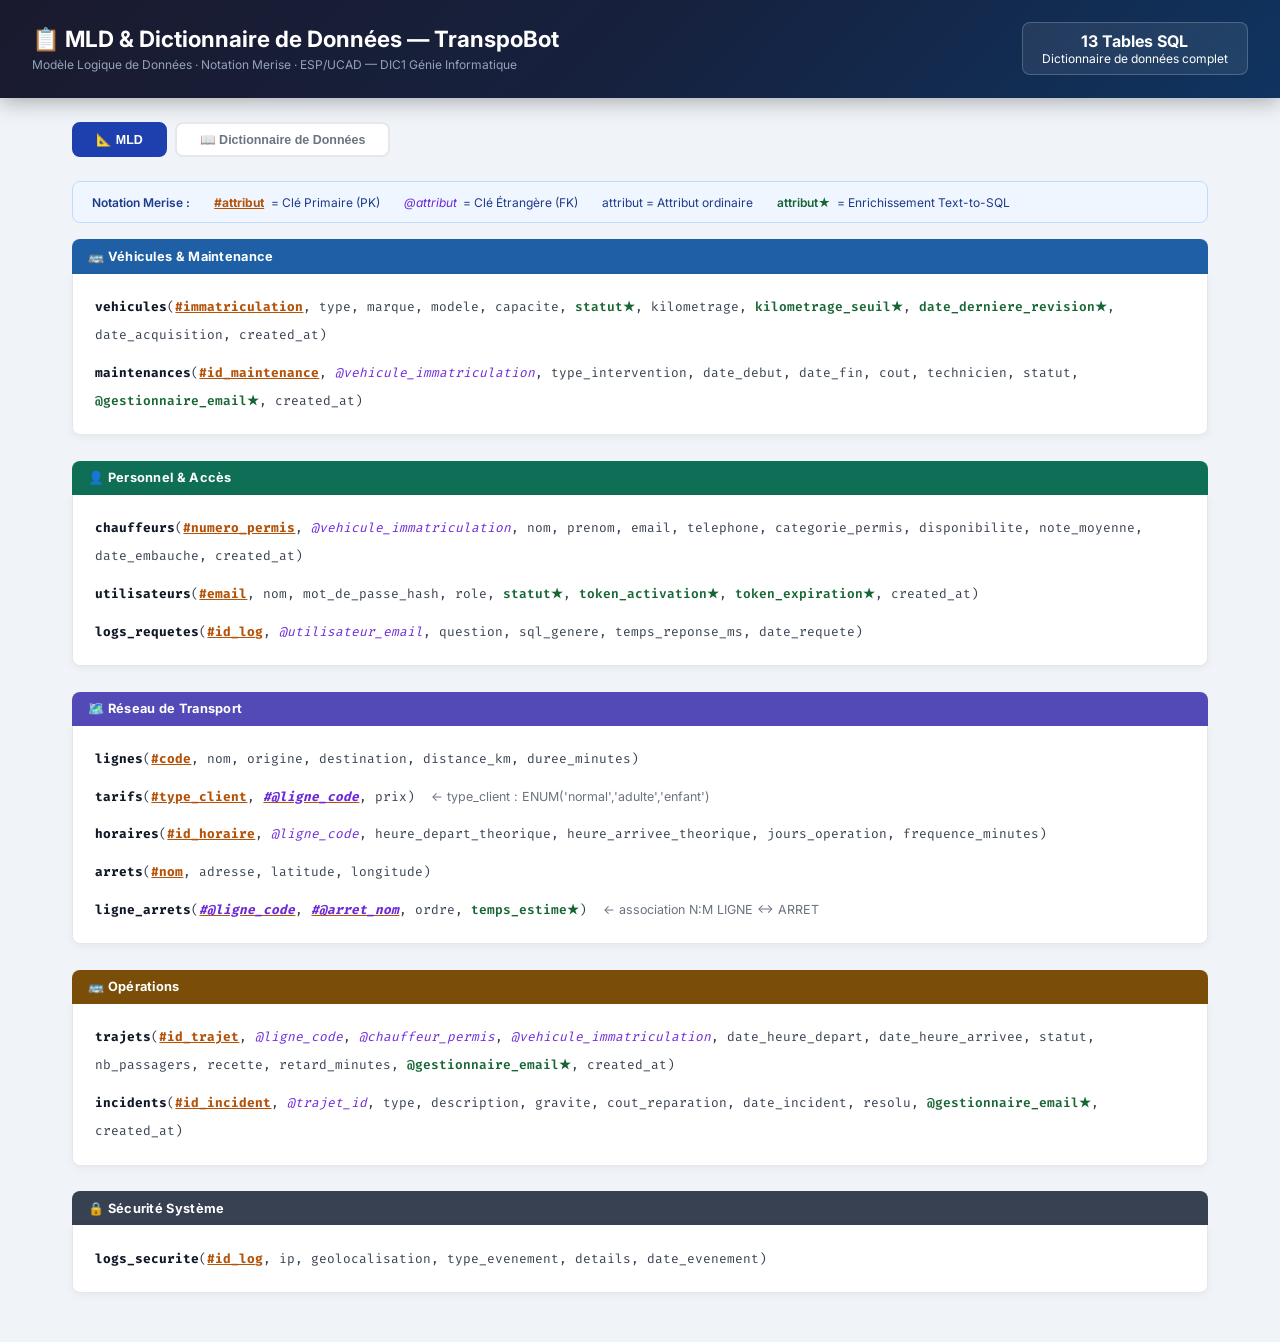
<file: docs/mld.html>
<!DOCTYPE html>
<html lang="fr">
<head>
<meta charset="UTF-8">
<meta name="viewport" content="width=device-width, initial-scale=1.0">
<title>MLD &amp; Dictionnaire de Données — TranspoBot | ESP/UCAD DIC1</title>
<link href="https://fonts.googleapis.com/css2?family=Inter:wght@400;500;600;700&family=Fira+Code:wght@400;500&display=swap" rel="stylesheet">
<style>
  *,*::before,*::after{box-sizing:border-box;margin:0;padding:0}
  body{font-family:'Inter',sans-serif;background:#f0f4f8;color:#1a202c}
  header{background:linear-gradient(135deg,#1a1a2e,#16213e,#0f3460);color:white;
    padding:1.4rem 2rem;display:flex;align-items:center;justify-content:space-between;
    box-shadow:0 4px 20px rgba(0,0,0,.3)}
  header h1{font-size:1.4rem;font-weight:700}
  header p{color:#94a3b8;font-size:.75rem;margin-top:4px}
  .badge{background:rgba(255,255,255,.08);border:1px solid rgba(255,255,255,.2);
    padding:.5rem 1.2rem;border-radius:8px;text-align:center;font-size:.75rem}
  .badge strong{display:block;font-size:1rem}
  main{padding:1.5rem 2rem;max-width:1200px;margin:0 auto}
  .tabs{display:flex;gap:.5rem;margin-bottom:1.5rem}
  .tab{padding:.5rem 1.4rem;border-radius:8px;border:2px solid #e5e7eb;
    background:white;cursor:pointer;font-size:.78rem;font-weight:600;color:#6b7280;transition:all .2s}
  .tab.active{background:#1e40af;color:white;border-color:#1e40af}
  .tab-content{display:none}
  .tab-content.active{display:block}
  .section{margin-bottom:1.6rem}
  .sec-title{font-size:.8rem;font-weight:700;color:#fff;padding:.6rem 1rem;
    border-radius:8px 8px 0 0;display:flex;align-items:center;gap:8px;letter-spacing:.3px}
  .mld-box{background:#fff;border:1px solid #e5e7eb;border-top:none;
    border-radius:0 0 8px 8px;padding:1.2rem 1.4rem;
    box-shadow:0 2px 8px rgba(0,0,0,.05)}
  .rel{font-family:'Fira Code',monospace;font-size:.8rem;line-height:2.2;color:#374151}
  .rel-name{font-weight:700;color:#111827}
  .pk{text-decoration:underline;font-weight:700;color:#b45309}
  .fk{color:#6d28d9;font-style:italic}
  .new{color:#166534;font-weight:600}
  .mld-legend{background:#eff6ff;border:1px solid #bfdbfe;border-radius:8px;
    padding:.8rem 1.2rem;font-size:.75rem;color:#1e3a8a;
    display:flex;align-items:center;gap:1.5rem;flex-wrap:wrap;margin-bottom:1rem}
  .leg-item{display:flex;align-items:center;gap:.4rem}
  .dict-card{background:white;border-radius:10px;overflow:hidden;
    box-shadow:0 2px 10px rgba(0,0,0,.07);margin-bottom:1.4rem}
  .dict-hdr{padding:.65rem 1rem;color:white;font-weight:700;font-size:.8rem;
    display:flex;align-items:center;gap:.5rem}
  table{width:100%;border-collapse:collapse;font-size:.75rem}
  th{background:#f9fafb;color:#374151;padding:.5rem 1rem;
     text-align:left;border-bottom:1px solid #e5e7eb;font-weight:600;font-size:.72rem}
  td{padding:.48rem 1rem;border-bottom:1px solid #f0f4f8;color:#4b5563;vertical-align:top}
  tr:last-child td{border-bottom:none}
  tr:hover td{background:#fafafa}
  td:first-child{font-family:'Fira Code',monospace;font-size:.75rem}
  .tag{display:inline-block;padding:1px 7px;border-radius:10px;font-size:.65rem;font-weight:700}
  .tpk{background:rgba(180,83,9,.1);color:#b45309}
  .tfk{background:rgba(109,40,217,.1);color:#6d28d9}
  .tnn{background:rgba(16,110,86,.1);color:#0F6E56}
  .tuq{background:rgba(30,95,165,.1);color:#1E5FA5}
  .tnew{background:#fefce8;color:#854d0e;border:1px solid #fcd34d}
</style>
</head>
<body>
<header>
  <div>
    <h1>📋 MLD &amp; Dictionnaire de Données — TranspoBot</h1>
    <p>Modèle Logique de Données · Notation Merise · ESP/UCAD — DIC1 Génie Informatique</p>
  </div>
  <div class="badge"><strong>13 Tables SQL</strong>Dictionnaire de données complet</div>
</header>

<main>
  <div class="tabs">
    <button class="tab active" onclick="showTab('mld',this)">📐 MLD</button>
    <button class="tab" onclick="showTab('dict',this)">📖 Dictionnaire de Données</button>
  </div>

  <!-- ══════════ TAB MLD ══════════ -->
  <div id="mld" class="tab-content active">

    <div class="mld-legend">
      <span style="font-weight:600">Notation Merise :</span>
      <span class="leg-item"><span class="pk">#attribut</span> = Clé Primaire (PK)</span>
      <span class="leg-item"><span class="fk">@attribut</span> = Clé Étrangère (FK)</span>
      <span class="leg-item">attribut = Attribut ordinaire</span>
      <span class="leg-item"><span class="new">attribut★</span> = Enrichissement Text-to-SQL</span>
    </div>

    <!-- Véhicules & Maintenance -->
    <div class="section">
      <div class="sec-title" style="background:#1E5FA5">🚌 Véhicules &amp; Maintenance</div>
      <div class="mld-box">
        <div class="rel">
          <span class="rel-name">vehicules</span>(<span class="pk">#immatriculation</span>, type, marque, modele, capacite, <span class="new">statut★</span>, kilometrage, <span class="new">kilometrage_seuil★</span>, <span class="new">date_derniere_revision★</span>, date_acquisition, created_at)
        </div>
        <div class="rel" style="margin-top:.6rem">
          <span class="rel-name">maintenances</span>(<span class="pk">#id_maintenance</span>, <span class="fk">@vehicule_immatriculation</span>, type_intervention, date_debut, date_fin, cout, technicien, statut, <span class="new">@gestionnaire_email★</span>, created_at)
        </div>
      </div>
    </div>

    <!-- Personnel -->
    <div class="section">
      <div class="sec-title" style="background:#0F6E56">👤 Personnel &amp; Accès</div>
      <div class="mld-box">
        <div class="rel">
          <span class="rel-name">chauffeurs</span>(<span class="pk">#numero_permis</span>, <span class="fk">@vehicule_immatriculation</span>, nom, prenom, email, telephone, categorie_permis, disponibilite, note_moyenne, date_embauche, created_at)
        </div>
        <div class="rel" style="margin-top:.6rem">
          <span class="rel-name">utilisateurs</span>(<span class="pk">#email</span>, nom, mot_de_passe_hash, role, <span class="new">statut★</span>, <span class="new">token_activation★</span>, <span class="new">token_expiration★</span>, created_at)
        </div>
        <div class="rel" style="margin-top:.6rem">
          <span class="rel-name">logs_requetes</span>(<span class="pk">#id_log</span>, <span class="fk">@utilisateur_email</span>, question, sql_genere, temps_reponse_ms, date_requete)
        </div>
      </div>
    </div>

    <!-- Réseau -->
    <div class="section">
      <div class="sec-title" style="background:#534AB7">🗺️ Réseau de Transport</div>
      <div class="mld-box">
        <div class="rel">
          <span class="rel-name">lignes</span>(<span class="pk">#code</span>, nom, origine, destination, distance_km, duree_minutes)
        </div>
        <div class="rel" style="margin-top:.6rem">
          <span class="rel-name">tarifs</span>(<span class="pk">#type_client</span>, <span class="pk"><span class="fk">#@ligne_code</span></span>, prix)
          <span style="color:#6b7280;font-size:.78rem;font-family:'Inter',sans-serif;margin-left:.5rem">&larr; type_client : ENUM('normal','adulte','enfant')</span>
        </div>
        <div class="rel" style="margin-top:.6rem">
          <span class="rel-name">horaires</span>(<span class="pk">#id_horaire</span>, <span class="fk">@ligne_code</span>, heure_depart_theorique, heure_arrivee_theorique, jours_operation, frequence_minutes)
        </div>
        <div class="rel" style="margin-top:.6rem">
          <span class="rel-name">arrets</span>(<span class="pk">#nom</span>, adresse, latitude, longitude)
        </div>
        <div class="rel" style="margin-top:.6rem">
          <span class="rel-name">ligne_arrets</span>(<span class="pk"><span class="fk">#@ligne_code</span></span>, <span class="pk"><span class="fk">#@arret_nom</span></span>, ordre, <span class="new">temps_estime★</span>)
          <span style="color:#6b7280;font-size:.78rem;font-family:'Inter',sans-serif;margin-left:.5rem">← association N:M LIGNE ↔ ARRET</span>
        </div>
      </div>
    </div>

    <!-- Opérations -->
    <div class="section">
      <div class="sec-title" style="background:#7A4E08">🚌 Opérations</div>
      <div class="mld-box">
        <div class="rel">
          <span class="rel-name">trajets</span>(<span class="pk">#id_trajet</span>, <span class="fk">@ligne_code</span>, <span class="fk">@chauffeur_permis</span>, <span class="fk">@vehicule_immatriculation</span>, date_heure_depart, date_heure_arrivee, statut, nb_passagers, recette, retard_minutes, <span class="new">@gestionnaire_email★</span>, created_at)
        </div>
        <div class="rel" style="margin-top:.6rem">
          <span class="rel-name">incidents</span>(<span class="pk">#id_incident</span>, <span class="fk">@trajet_id</span>, type, description, gravite, cout_reparation, date_incident, resolu, <span class="new">@gestionnaire_email★</span>, created_at)
        </div>
      </div>
    </div>

    <!-- Sécurité Système -->
    <div class="section">
      <div class="sec-title" style="background:#374151">🔒 Sécurité Système</div>
      <div class="mld-box">
        <div class="rel">
          <span class="rel-name">logs_securite</span>(<span class="pk">#id_log</span>, ip, geolocalisation, type_evenement, details, date_evenement)
        </div>
      </div>
    </div>

  </div><!-- /tab mld -->

  <!-- ══════════ TAB DICTIONNAIRE ══════════ -->
  <div id="dict" class="tab-content">

    <!-- VEHICULES -->
    <div class="dict-card">
      <div class="dict-hdr" style="background:#1E5FA5">🚌 vehicules</div>
      <table>
        <thead><tr><th>Attribut</th><th>Type SQL</th><th>Clé / Contrainte</th><th>Description</th></tr></thead>
        <tbody>
          <tr><td>#immatriculation</td><td>VARCHAR(20)</td><td><span class="tag tpk">PK</span> <span class="tag tnn">NOT NULL</span></td><td>Identifiant unique (ex: DK-1234-AB)</td></tr>
          <tr><td>type</td><td>ENUM</td><td><span class="tag tnn">NOT NULL</span></td><td>bus / minibus / taxi</td></tr>
          <tr><td>marque</td><td>VARCHAR(50)</td><td>—</td><td>Marque constructeur (ex: Mercedes)</td></tr>
          <tr><td>modele</td><td>VARCHAR(50)</td><td>—</td><td>Modèle (ex: Sprinter)</td></tr>
          <tr><td>capacite</td><td>INT</td><td><span class="tag tnn">NOT NULL</span></td><td>Nombre de places assises</td></tr>
          <tr><td>statut</td><td>ENUM</td><td>DEFAULT 'actif'</td><td>actif / <strong>en_panne</strong> / maintenance / hors_service</td></tr>
          <tr><td>kilometrage</td><td>INT</td><td>DEFAULT 0</td><td>Kilométrage total parcouru</td></tr>
          <tr><td>kilometrage_seuil★</td><td>INT</td><td><span class="tag tnew">★ nouveau</span></td><td>Seuil déclenchant une alerte maintenance (ex: 80 000 km)</td></tr>
          <tr><td>date_derniere_revision★</td><td>DATE</td><td><span class="tag tnew">★ nouveau</span></td><td>Date de la dernière révision technique</td></tr>
          <tr><td>date_acquisition</td><td>DATE</td><td>—</td><td>Date d'achat du véhicule</td></tr>
        </tbody>
      </table>
    </div>

    <!-- MAINTENANCES -->
    <div class="dict-card">
      <div class="dict-hdr" style="background:#1E5FA5">🔧 maintenances</div>
      <table>
        <thead><tr><th>Attribut</th><th>Type SQL</th><th>Clé / Contrainte</th><th>Description</th></tr></thead>
        <tbody>
          <tr><td>#id_maintenance</td><td>INT</td><td><span class="tag tpk">PK</span> AUTO_INCREMENT</td><td>Identifiant unique</td></tr>
          <tr><td>@vehicule_immatriculation</td><td>VARCHAR(20)</td><td><span class="tag tfk">FK</span> → vehicules.immatriculation</td><td>Véhicule concerné par l'intervention</td></tr>
          <tr><td>type_intervention</td><td>ENUM</td><td><span class="tag tnn">NOT NULL</span></td><td>vidange / revision / reparation / controle</td></tr>
          <tr><td>date_debut</td><td>DATE</td><td><span class="tag tnn">NOT NULL</span></td><td>Date de début de l'intervention</td></tr>
          <tr><td>date_fin</td><td>DATE</td><td>—</td><td>Date de fin (NULL si en cours)</td></tr>
          <tr><td>cout</td><td>DECIMAL(10,2)</td><td>—</td><td>Coût total en FCFA</td></tr>
          <tr><td>technicien</td><td>VARCHAR(100)</td><td>—</td><td>Nom du technicien ou garage</td></tr>
          <tr><td>statut</td><td>ENUM</td><td>DEFAULT 'en_cours'</td><td>en_cours / terminee</td></tr>
          <tr><td>@gestionnaire_email ★</td><td>VARCHAR(150)</td><td><span class="tag tfk">FK</span> → utilisateurs.email</td><td>Gestionnaire ayant enregistré l'intervention</td></tr>
          <tr><td>created_at</td><td>TIMESTAMP</td><td>DEFAULT NOW()</td><td>Date d'enregistrement</td></tr>
        </tbody>
      </table>
    </div>

    <!-- CHAUFFEURS -->
    <div class="dict-card">
      <div class="dict-hdr" style="background:#0F6E56">👤 chauffeurs</div>
      <table>
        <thead><tr><th>Attribut</th><th>Type SQL</th><th>Clé / Contrainte</th><th>Description</th></tr></thead>
        <tbody>
          <tr><td>#numero_permis</td><td>VARCHAR(30)</td><td><span class="tag tpk">PK</span> <span class="tag tnn">NOT NULL</span></td><td>Identifiant unique (Numéro de permis)</td></tr>
          <tr><td>@vehicule_immatriculation</td><td>VARCHAR(20)</td><td><span class="tag tfk">FK</span> → vehicules.immatriculation</td><td>Véhicule actuellement attribué (nullable)</td></tr>
          <tr><td>nom</td><td>VARCHAR(100)</td><td><span class="tag tnn">NOT NULL</span></td><td>Nom de famille</td></tr>
          <tr><td>prenom</td><td>VARCHAR(100)</td><td><span class="tag tnn">NOT NULL</span></td><td>Prénom</td></tr>
          <tr><td>email</td><td>VARCHAR(150)</td><td><span class="tag tuq">UNIQUE</span></td><td>Email professionnel</td></tr>
          <tr><td>telephone</td><td>VARCHAR(20)</td><td>—</td><td>Numéro de téléphone</td></tr>
          <tr><td>categorie_permis</td><td>VARCHAR(5)</td><td>—</td><td>Catégorie permis (B, D…)</td></tr>
          <tr><td>disponibilite</td><td>BOOLEAN</td><td>DEFAULT TRUE</td><td>Disponible pour un trajet</td></tr>
          <tr><td>note_moyenne</td><td>DECIMAL(3,2)</td><td>—</td><td>Note moyenne sur 5 (évaluation qualité)</td></tr>
          <tr><td>date_embauche</td><td>DATE</td><td>—</td><td>Date d'embauche dans la compagnie</td></tr>
          <tr><td>created_at</td><td>TIMESTAMP</td><td>DEFAULT NOW()</td><td>Date d'enregistrement</td></tr>
        </tbody>
      </table>
    </div>

    <!-- UTILISATEURS -->
    <div class="dict-card">
      <div class="dict-hdr" style="background:#3B6D11">🔐 utilisateurs</div>
      <table>
        <thead><tr><th>Attribut</th><th>Type SQL</th><th>Clé / Contrainte</th><th>Description</th></tr></thead>
        <tbody>
          <tr><td>#email</td><td>VARCHAR(150)</td><td><span class="tag tpk">PK</span> <span class="tag tnn">NOT NULL</span></td><td>Email de connexion (Identifiant unique)</td></tr>
          <tr><td>nom</td><td>VARCHAR(100)</td><td><span class="tag tnn">NOT NULL</span></td><td>Nom complet de l'utilisateur</td></tr>
          <tr><td>mot_de_passe_hash</td><td>VARCHAR(255)</td><td><span class="tag tnn">NOT NULL</span></td><td>Mot de passe hashé (bcrypt)</td></tr>
          <tr><td>role</td><td>ENUM</td><td>DEFAULT 'gestionnaire'</td><td>admin / gestionnaire / lecteur</td></tr>
          <tr><td>statut ★</td><td>ENUM</td><td>DEFAULT 'en_attente'</td><td>en_attente / actif / revoque — gère le cycle de vie du compte</td></tr>
          <tr><td>token_activation ★</td><td>VARCHAR(255)</td><td>—</td><td>Token SHA-256 d'activation (lien email)</td></tr>
          <tr><td>token_expiration ★</td><td>DATETIME</td><td>—</td><td>Expiration du token (48h après création)</td></tr>
          <tr><td>created_at</td><td>DATETIME</td><td>DEFAULT NOW()</td><td>Date de création du compte</td></tr>
        </tbody>
      </table>
    </div>

    <!-- LOGS_REQUETES -->
    <div class="dict-card">
      <div class="dict-hdr" style="background:#3B6D11">🤖 logs_requetes</div>
      <table>
        <thead><tr><th>Attribut</th><th>Type SQL</th><th>Clé / Contrainte</th><th>Description</th></tr></thead>
        <tbody>
          <tr><td>#id_log</td><td>INT</td><td><span class="tag tpk">PK</span> AUTO_INCREMENT</td><td>Identifiant unique du log</td></tr>
          <tr><td>@utilisateur_email</td><td>VARCHAR(150)</td><td><span class="tag tfk">FK</span> → utilisateurs.email</td><td>Utilisateur ayant posé la question</td></tr>
          <tr><td>question</td><td>TEXT</td><td><span class="tag tnn">NOT NULL</span></td><td>Question posée en langage naturel</td></tr>
          <tr><td>sql_genere</td><td>TEXT</td><td>—</td><td>Requête SQL générée par le LLM</td></tr>
          <tr><td>temps_reponse_ms</td><td>INT</td><td>—</td><td>Durée de réponse de l'IA (millisecondes)</td></tr>
          <tr><td>date_requete</td><td>DATETIME</td><td>DEFAULT NOW()</td><td>Horodatage de la requête</td></tr>
        </tbody>
      </table>
    </div>

    <!-- LIGNES -->
    <div class="dict-card">
      <div class="dict-hdr" style="background:#534AB7">🗺️ lignes</div>
      <table>
        <thead><tr><th>Attribut</th><th>Type SQL</th><th>Clé / Contrainte</th><th>Description</th></tr></thead>
        <tbody>
          <tr><td>#code</td><td>VARCHAR(10)</td><td><span class="tag tpk">PK</span> <span class="tag tnn">NOT NULL</span></td><td>Identifiant unique (ex: L1, L2)</td></tr>
          <tr><td>nom</td><td>VARCHAR(100)</td><td>—</td><td>Nom complet de la ligne</td></tr>
          <tr><td>origine</td><td>VARCHAR(100)</td><td><span class="tag tnn">NOT NULL</span></td><td>Point de départ (ex: Dakar)</td></tr>
          <tr><td>destination</td><td>VARCHAR(100)</td><td><span class="tag tnn">NOT NULL</span></td><td>Point d'arrivée (ex: Thiès)</td></tr>
          <tr><td>distance_km</td><td>DECIMAL(6,2)</td><td>—</td><td>Distance totale en kilomètres</td></tr>
          <tr><td>duree_minutes</td><td>INT</td><td>—</td><td>Durée estimée en minutes</td></tr>
        </tbody>
      </table>
    </div>

    <!-- TARIFS -->
    <div class="dict-card">
      <div class="dict-hdr" style="background:#534AB7">💰 tarifs</div>
      <table>
        <thead><tr><th>Attribut</th><th>Type SQL</th><th>Clé / Contrainte</th><th>Description</th></tr></thead>
        <tbody>
          <tr><td>#type_client</td><td>ENUM</td><td><span class="tag tpk">PK</span> <span class="tag tnn">NOT NULL</span></td><td>normal / adulte / enfant</td></tr>
          <tr><td>#@ligne_code</td><td>VARCHAR(10)</td><td><span class="tag tpk">PK</span> <span class="tag tfk">FK</span> → lignes.code</td><td>Ligne concernée par ce tarif</td></tr>
          <tr><td>prix</td><td>DECIMAL(10,2)</td><td><span class="tag tnn">NOT NULL</span></td><td>Prix en FCFA</td></tr>
        </tbody>
      </table>
    </div>

    <!-- HORAIRES -->
    <div class="dict-card">
      <div class="dict-hdr" style="background:#534AB7">🕐 horaires</div>
      <table>
        <thead><tr><th>Attribut</th><th>Type SQL</th><th>Clé / Contrainte</th><th>Description</th></tr></thead>
        <tbody>
          <tr><td>#id_horaire</td><td>INT</td><td><span class="tag tpk">PK</span> AUTO_INCREMENT</td><td>Identifiant unique de l'horaire</td></tr>
          <tr><td>@ligne_code</td><td>VARCHAR(10)</td><td><span class="tag tfk">FK</span> → lignes.code</td><td>Ligne concernée</td></tr>
          <tr><td>heure_depart_theorique</td><td>TIME</td><td><span class="tag tnn">NOT NULL</span></td><td>Heure de départ théorique (ex: 06:00)</td></tr>
          <tr><td>heure_arrivee_theorique</td><td>TIME</td><td>—</td><td>Heure d'arrivée théorique au terminus</td></tr>
          <tr><td>jours_operation</td><td>VARCHAR(50)</td><td>—</td><td>Jours de service (ex: lundi-vendredi)</td></tr>
          <tr><td>frequence_minutes</td><td>INT</td><td>—</td><td>Fréquence de passage en minutes</td></tr>
        </tbody>
      </table>
    </div>

    <!-- ARRETS -->
    <div class="dict-card">
      <div class="dict-hdr" style="background:#534AB7">📍 arrets</div>
      <table>
        <thead><tr><th>Attribut</th><th>Type SQL</th><th>Clé / Contrainte</th><th>Description</th></tr></thead>
        <tbody>
          <tr><td>#nom</td><td>VARCHAR(100)</td><td><span class="tag tpk">PK</span> <span class="tag tnn">NOT NULL</span></td><td>Identifiant (ex: Gare Routière Dakar)</td></tr>
          <tr><td>adresse</td><td>VARCHAR(200)</td><td>—</td><td>Description de la localisation</td></tr>
          <tr><td>latitude</td><td>DECIMAL(10,7)</td><td>—</td><td>Coordonnée GPS latitude</td></tr>
          <tr><td>longitude</td><td>DECIMAL(10,7)</td><td>—</td><td>Coordonnée GPS longitude</td></tr>
        </tbody>
      </table>
    </div>

    <!-- LIGNE_ARRETS -->
    <div class="dict-card">
      <div class="dict-hdr" style="background:#534AB7">🔗 ligne_arrets &nbsp;<small style="font-weight:400;opacity:.85">(association N:M — LIGNE ↔ ARRET)</small></div>
      <table>
        <thead><tr><th>Attribut</th><th>Type SQL</th><th>Clé / Contrainte</th><th>Description</th></tr></thead>
        <tbody>
          <tr><td>#@ligne_code</td><td>VARCHAR(10)</td><td><span class="tag tpk">PK</span> <span class="tag tfk">FK</span> → lignes.code</td><td>Ligne concernée</td></tr>
          <tr><td>#@arret_nom</td><td>VARCHAR(100)</td><td><span class="tag tpk">PK</span> <span class="tag tfk">FK</span> → arrets.nom</td><td>Arrêt desservi</td></tr>
          <tr><td>ordre</td><td>INT</td><td><span class="tag tnn">NOT NULL</span></td><td>Position de l'arrêt sur la ligne (1 = départ)</td></tr>
          <tr><td>temps_estime★</td><td>INT</td><td><span class="tag tnew">★ nouveau</span></td><td>Minutes depuis le départ pour atteindre cet arrêt</td></tr>
        </tbody>
      </table>
    </div>

    <!-- TRAJETS -->
    <div class="dict-card">
      <div class="dict-hdr" style="background:#7A4E08">🚌 trajets</div>
      <table>
        <thead><tr><th>Attribut</th><th>Type SQL</th><th>Clé / Contrainte</th><th>Description</th></tr></thead>
        <tbody>
          <tr><td>#id_trajet</td><td>INT</td><td><span class="tag tpk">PK</span> AUTO_INCREMENT</td><td>Identifiant unique du trajet</td></tr>
          <tr><td>@ligne_code</td><td>VARCHAR(10)</td><td><span class="tag tnn">NOT NULL</span> <span class="tag tfk">FK</span> → lignes.code</td><td>Ligne empruntée</td></tr>
          <tr><td>@chauffeur_permis</td><td>VARCHAR(30)</td><td><span class="tag tnn">NOT NULL</span> <span class="tag tfk">FK</span> → chauffeurs.numero_permis</td><td>Chauffeur effectuant le trajet</td></tr>
          <tr><td>@vehicule_immatriculation</td><td>VARCHAR(20)</td><td><span class="tag tnn">NOT NULL</span> <span class="tag tfk">FK</span> → vehicules.immatriculation</td><td>Véhicule utilisé</td></tr>
          <tr><td>date_heure_depart</td><td>DATETIME</td><td><span class="tag tnn">NOT NULL</span></td><td>Heure de départ réelle</td></tr>
          <tr><td>date_heure_arrivee</td><td>DATETIME</td><td>—</td><td>Heure d'arrivée réelle (NULL si en cours)</td></tr>
          <tr><td>statut</td><td>ENUM</td><td>DEFAULT 'planifie'</td><td>planifie / en_cours / termine / annule</td></tr>
          <tr><td>nb_passagers</td><td>INT</td><td>DEFAULT 0</td><td>Nombre de passagers transportés</td></tr>
          <tr><td>recette</td><td>DECIMAL(10,2)</td><td>DEFAULT 0</td><td>Recette totale en FCFA</td></tr>
          <tr><td>retard_minutes</td><td>INT</td><td>DEFAULT 0</td><td>Retard constaté en minutes</td></tr>
          <tr><td>@gestionnaire_email ★</td><td>VARCHAR(150)</td><td><span class="tag tfk">FK</span> → utilisateurs.email</td><td>Gestionnaire ayant planifié / terminé le trajet (traçabilité)</td></tr>
          <tr><td>created_at</td><td>TIMESTAMP</td><td>DEFAULT NOW()</td><td>Date d'enregistrement du trajet</td></tr>
        </tbody>
      </table>
    </div>

    <!-- INCIDENTS -->
    <div class="dict-card">
      <div class="dict-hdr" style="background:#993C1D">⚠️ incidents</div>
      <table>
        <thead><tr><th>Attribut</th><th>Type SQL</th><th>Clé / Contrainte</th><th>Description</th></tr></thead>
        <tbody>
          <tr><td>#id_incident</td><td>INT</td><td><span class="tag tpk">PK</span> AUTO_INCREMENT</td><td>Identifiant unique de l'incident</td></tr>
          <tr><td>@trajet_id</td><td>INT</td><td><span class="tag tnn">NOT NULL</span> <span class="tag tfk">FK</span> → trajets.id_trajet</td><td>Trajet concerné par l'incident</td></tr>
          <tr><td>type</td><td>ENUM</td><td><span class="tag tnn">NOT NULL</span></td><td>panne / accident / retard / autre</td></tr>
          <tr><td>description</td><td>TEXT</td><td>—</td><td>Description détaillée</td></tr>
          <tr><td>gravite</td><td>ENUM</td><td>DEFAULT 'faible'</td><td>faible / moyen / grave</td></tr>
          <tr><td>cout_reparation</td><td>DECIMAL(10,2)</td><td>—</td><td>Coût estimé de réparation en FCFA</td></tr>
          <tr><td>date_incident</td><td>DATETIME</td><td><span class="tag tnn">NOT NULL</span></td><td>Date et heure de l'incident</td></tr>
          <tr><td>resolu</td><td>BOOLEAN</td><td>DEFAULT FALSE</td><td>TRUE si l'incident est résolu</td></tr>
          <tr><td>@gestionnaire_email ★</td><td>VARCHAR(150)</td><td><span class="tag tfk">FK</span> → utilisateurs.email</td><td>Gestionnaire ayant signalé l'incident (traçabilité)</td></tr>
          <tr><td>created_at</td><td>TIMESTAMP</td><td>DEFAULT NOW()</td><td>Date d'enregistrement de l'incident</td></tr>
        </tbody>
      </table>
    </div>

  </div><!-- /tab dict -->

    <!-- LOGS_SECURITE -->
    <div class="dict-card" id="dict-logs-securite" style="display:none">
      <div class="dict-hdr" style="background:#374151">🔒 logs_securite</div>
      <table>
        <thead><tr><th>Attribut</th><th>Type SQL</th><th>Clé / Contrainte</th><th>Description</th></tr></thead>
        <tbody>
          <tr><td>#id_log</td><td>INT</td><td><span class="tag tpk">PK</span> AUTO_INCREMENT</td><td>Identifiant unique de l'événement</td></tr>
          <tr><td>date_evenement</td><td>DATETIME</td><td>DEFAULT NOW()</td><td>Horodatage de l'événement sécurité</td></tr>
          <tr><td>ip</td><td>VARCHAR(45)</td><td>—</td><td>Adresse IP de l'émetteur</td></tr>
          <tr><td>geolocalisation</td><td>VARCHAR(100)</td><td>—</td><td>Pays / Ville déduit de l'IP</td></tr>
          <tr><td>type_evenement</td><td>VARCHAR(50)</td><td><span class="tag tnn">NOT NULL</span></td><td>USER_LOGIN / FAILED_LOGIN / BRUTE_FORCE_BLOCKED / SQL_INJECTION_ATTEMPT / etc.</td></tr>
          <tr><td>details</td><td>TEXT</td><td>—</td><td>Message contextuel de l'événement</td></tr>
        </tbody>
      </table>
    </div>

  </div><!-- /tab dict -->

<script>
function showTab(id, btn) {
  document.querySelectorAll('.tab-content').forEach(t => t.classList.remove('active'));
  document.querySelectorAll('.tab').forEach(t => t.classList.remove('active'));
  document.getElementById(id).classList.add('active');
  btn.classList.add('active');
  // Afficher logs_securite dans le bon onglet
  const ls = document.getElementById('dict-logs-securite');
  if (ls) ls.style.display = (id === 'dict') ? 'block' : 'none';
}
</script>
</body>
</html>
</file>
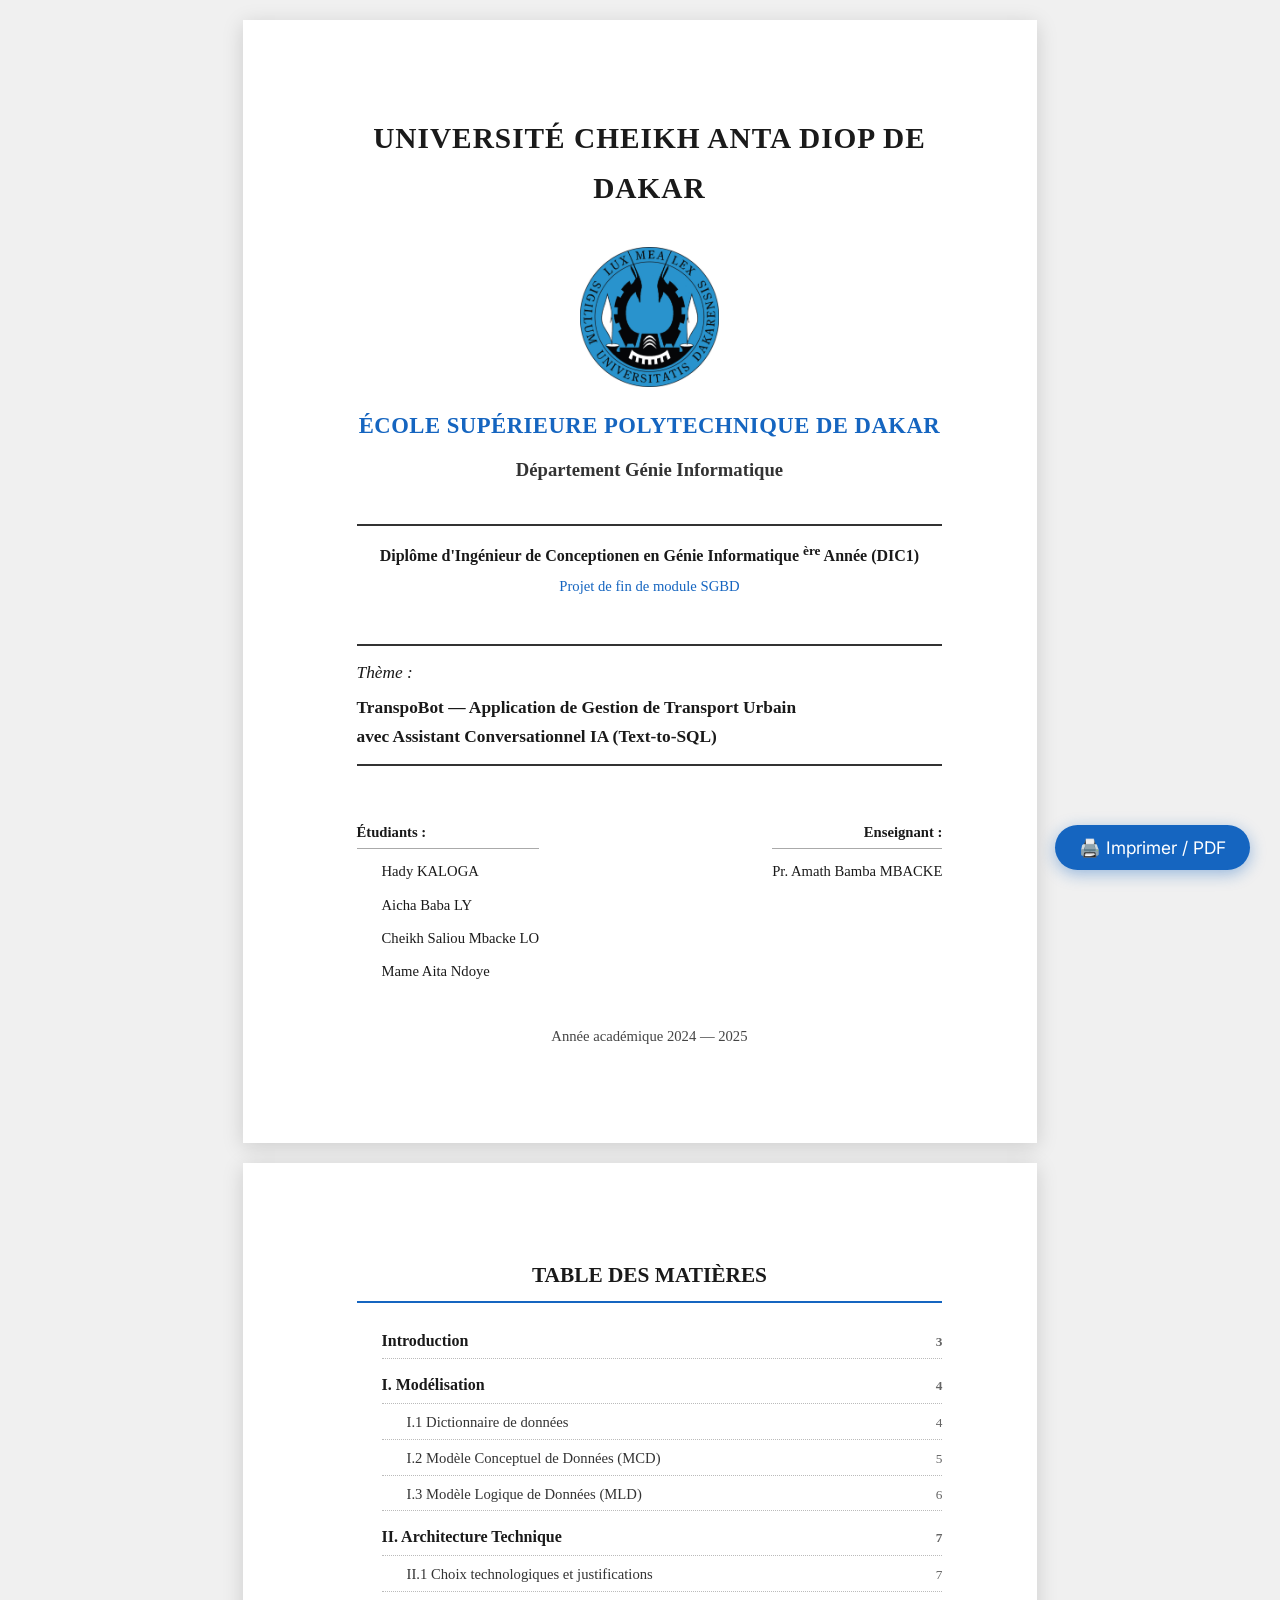
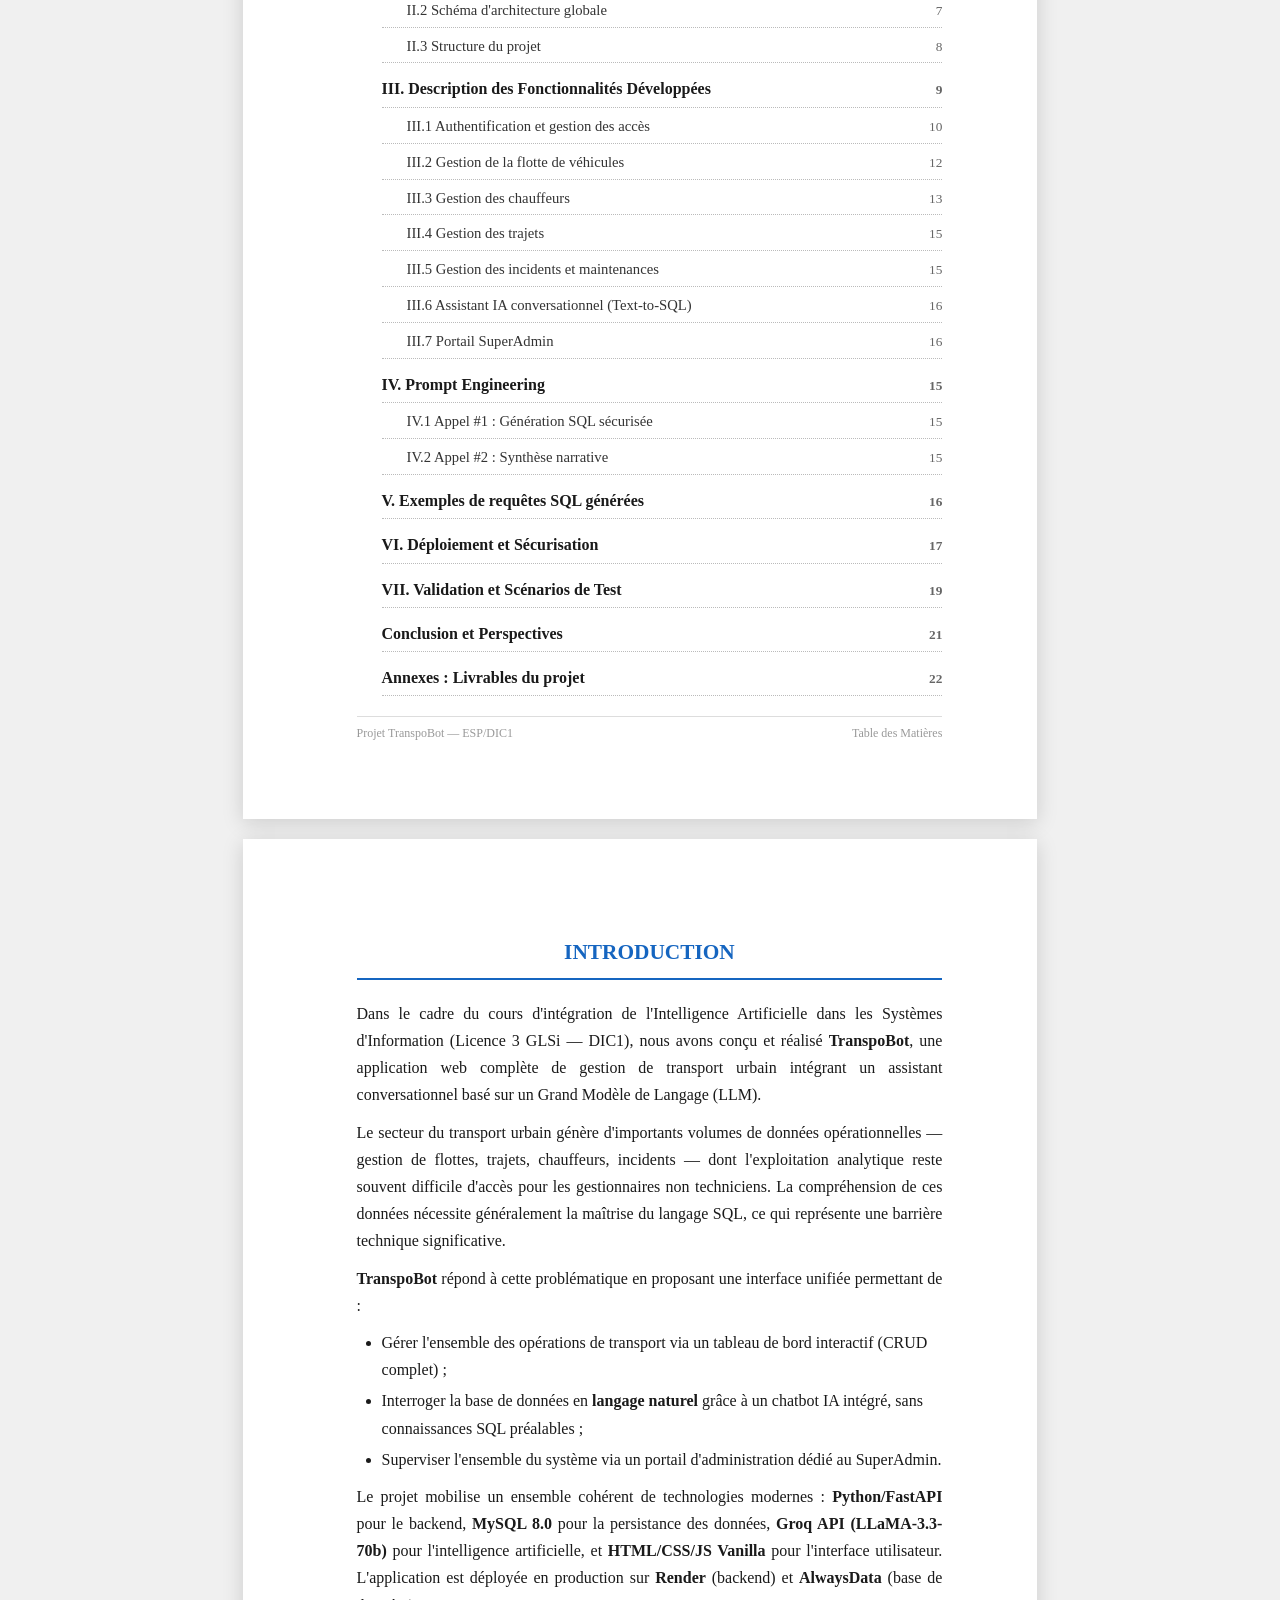
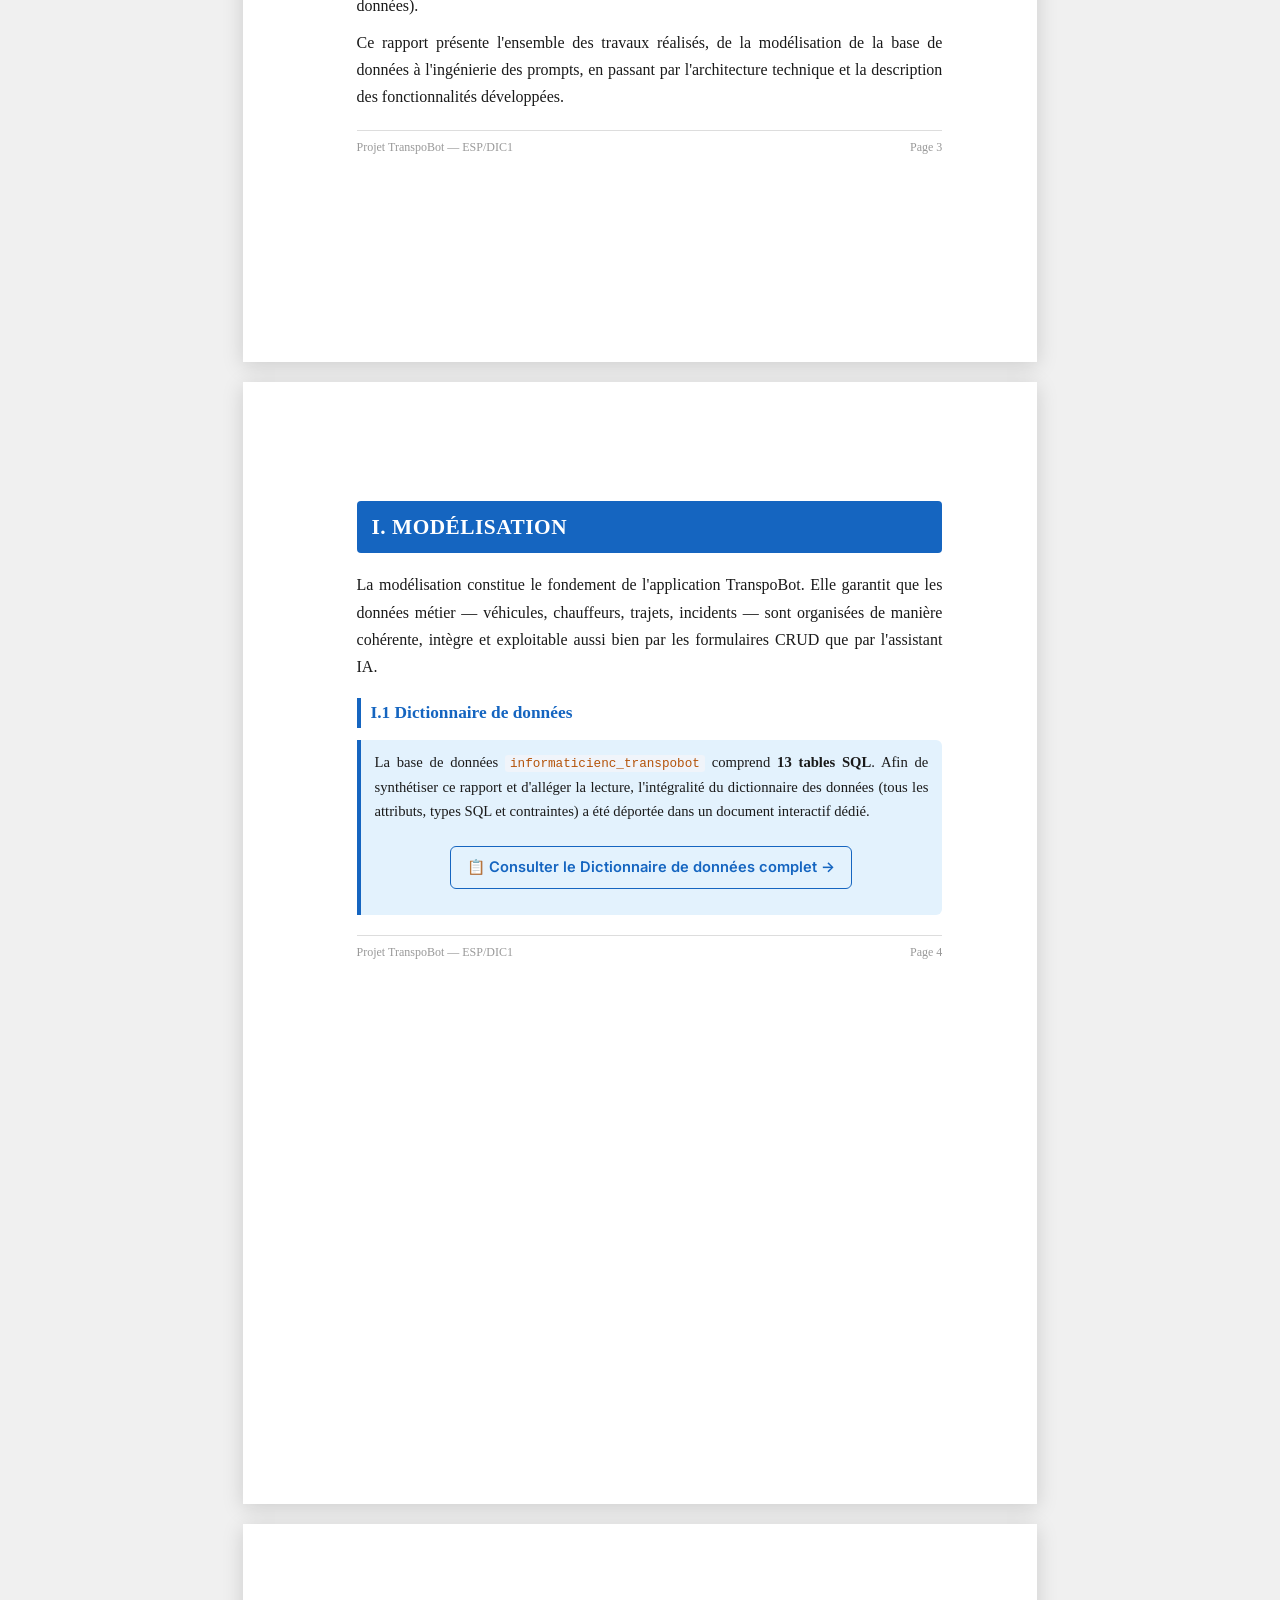
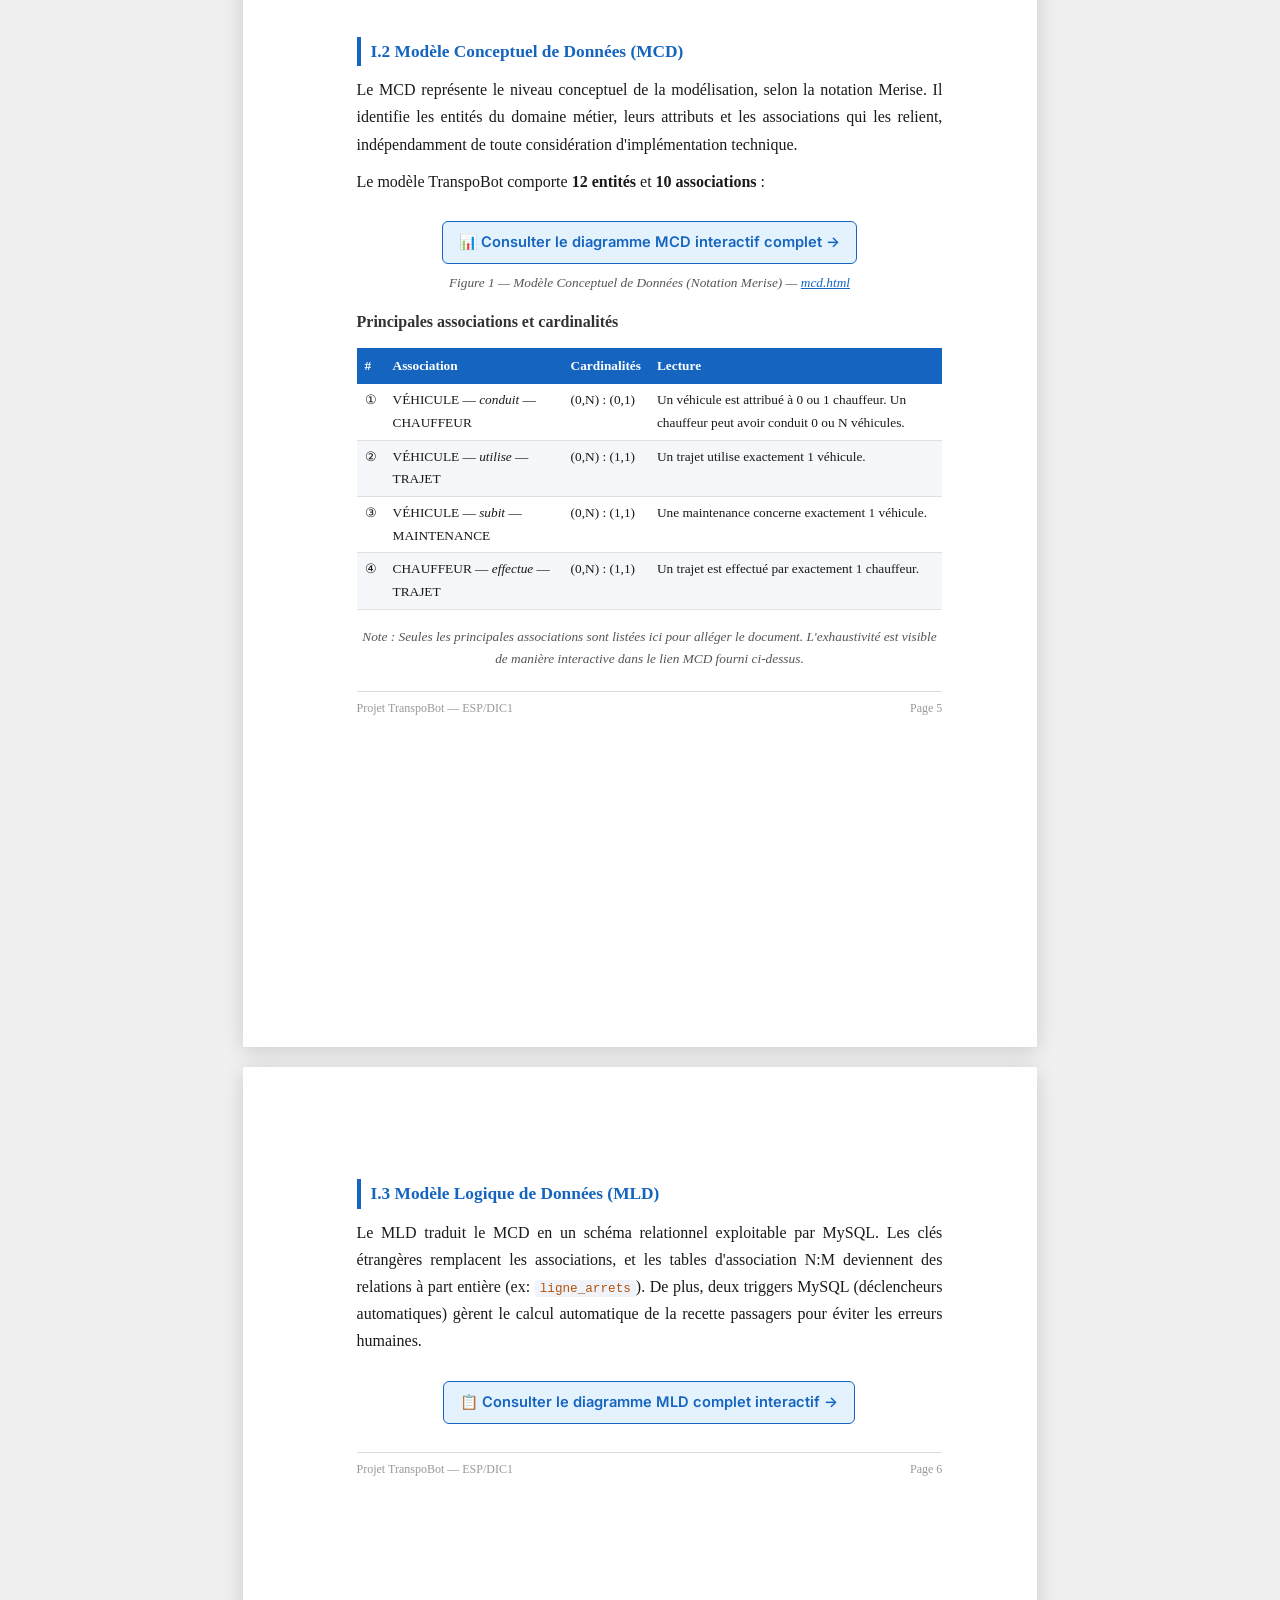
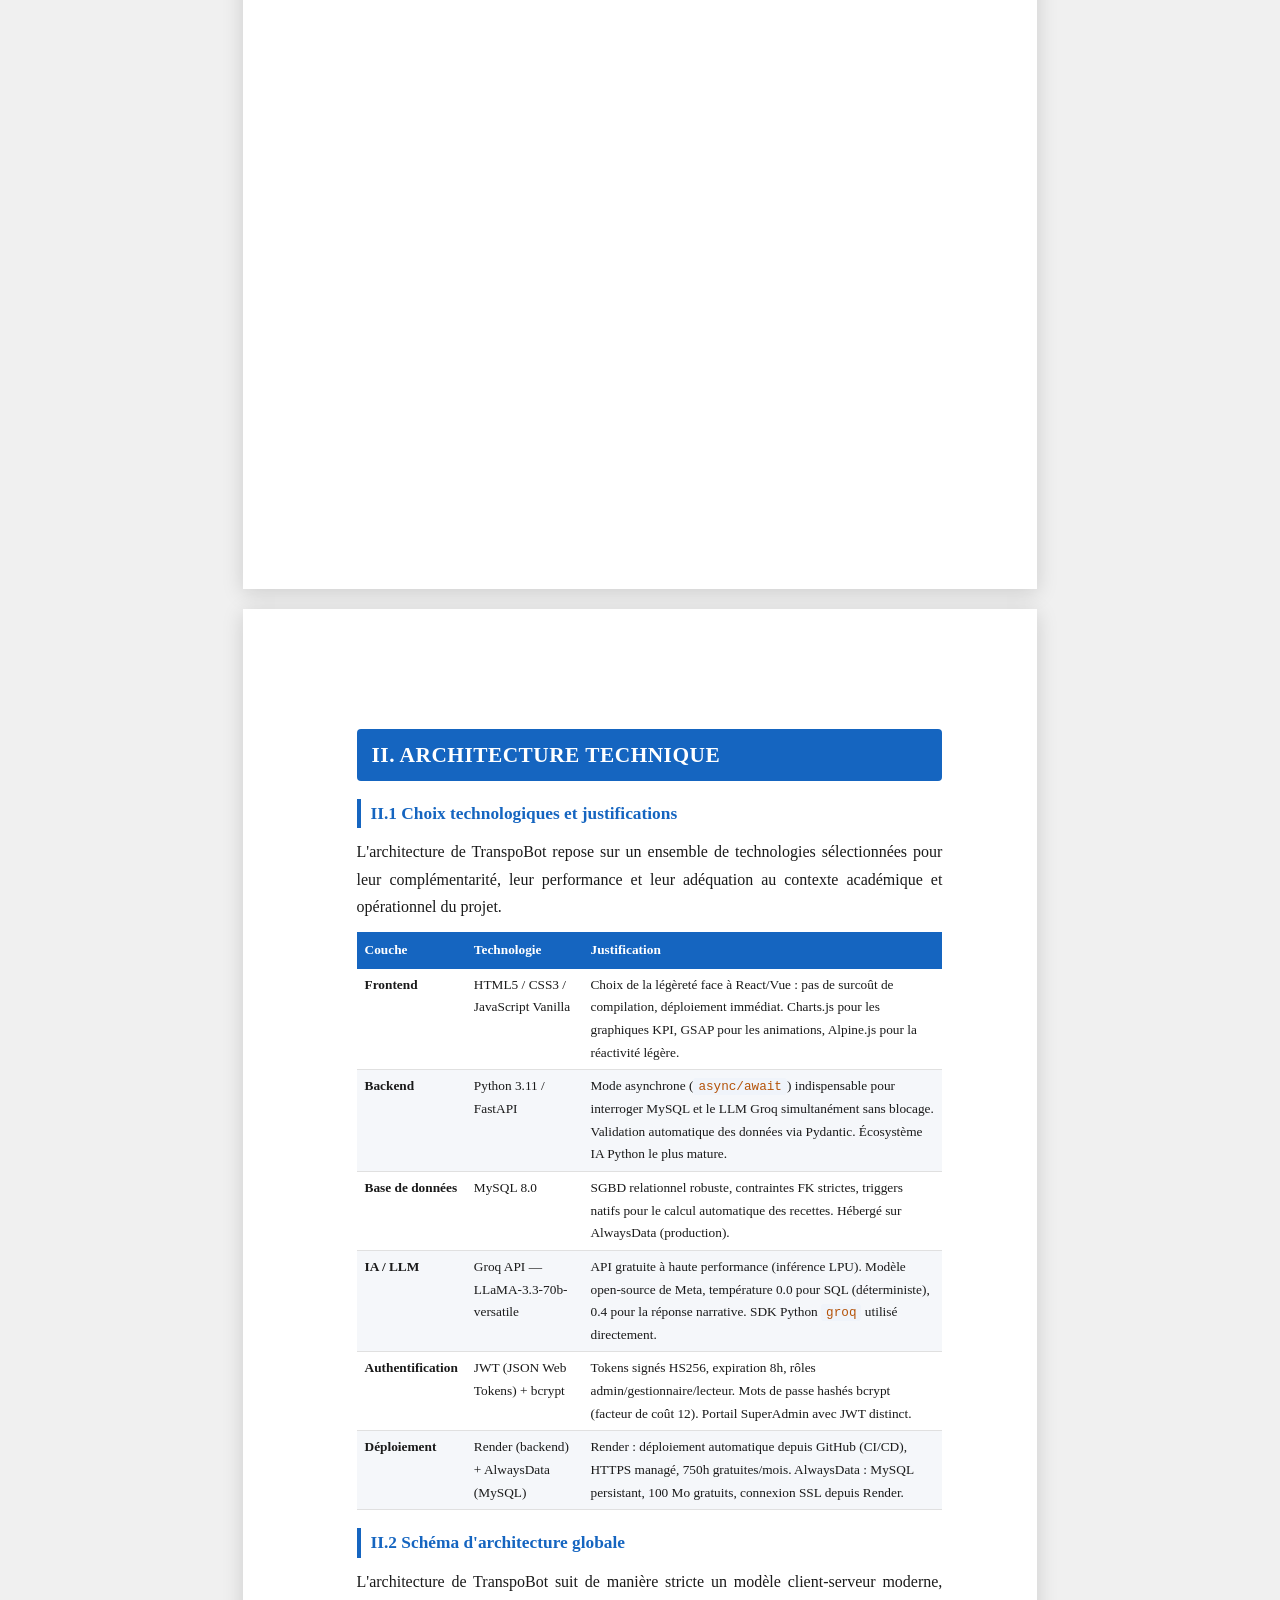
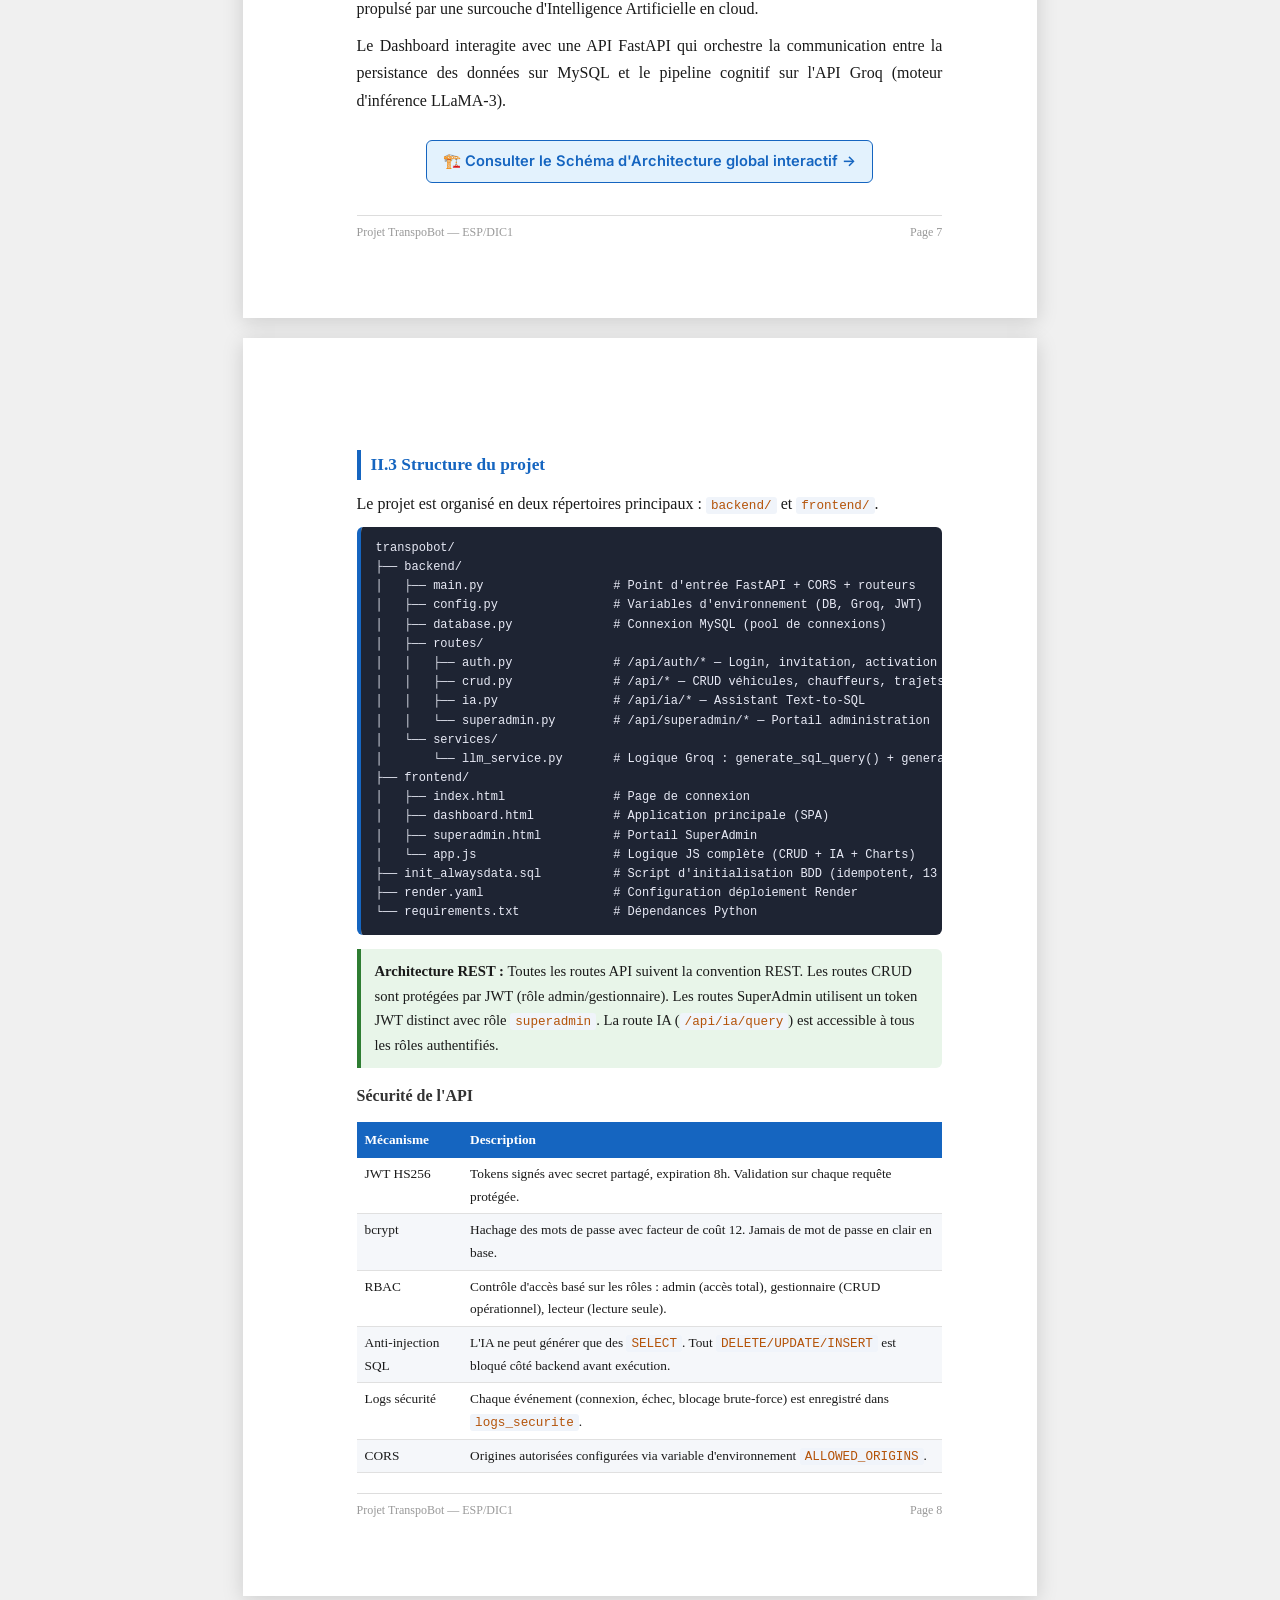
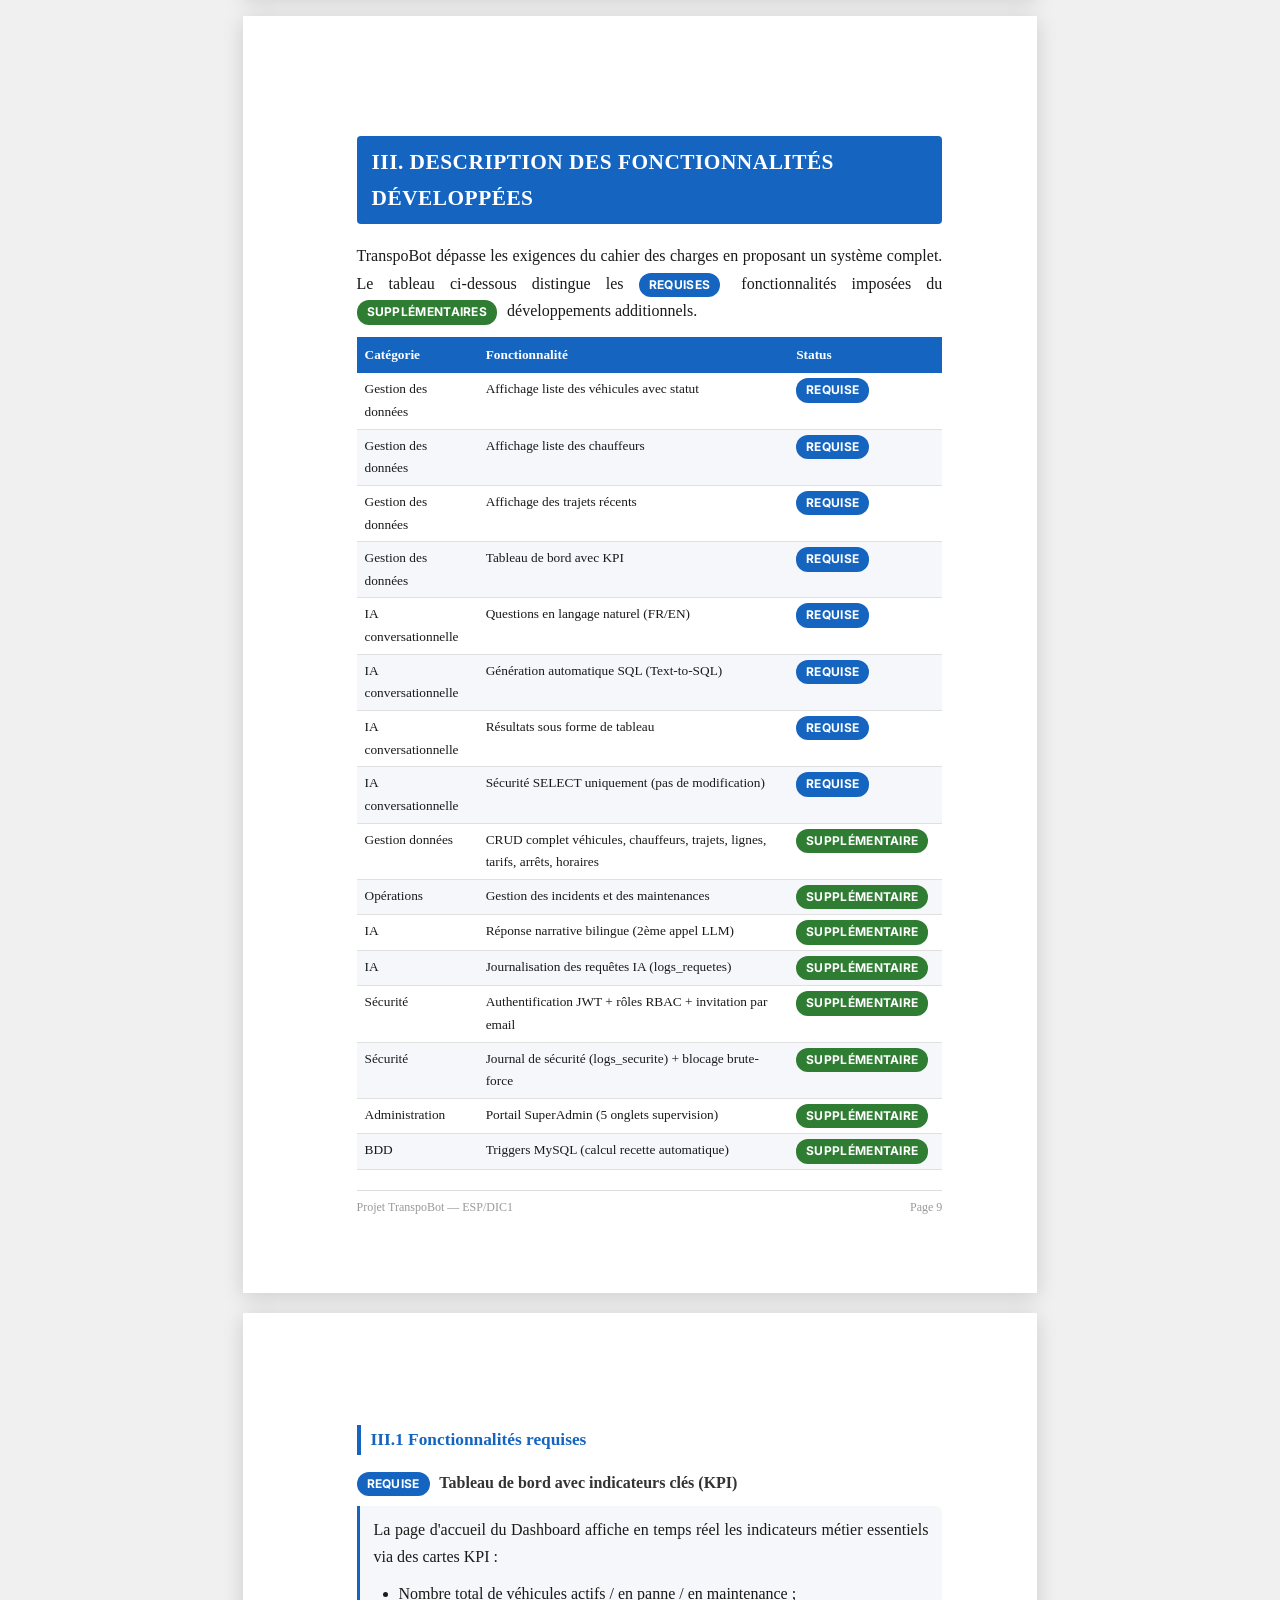
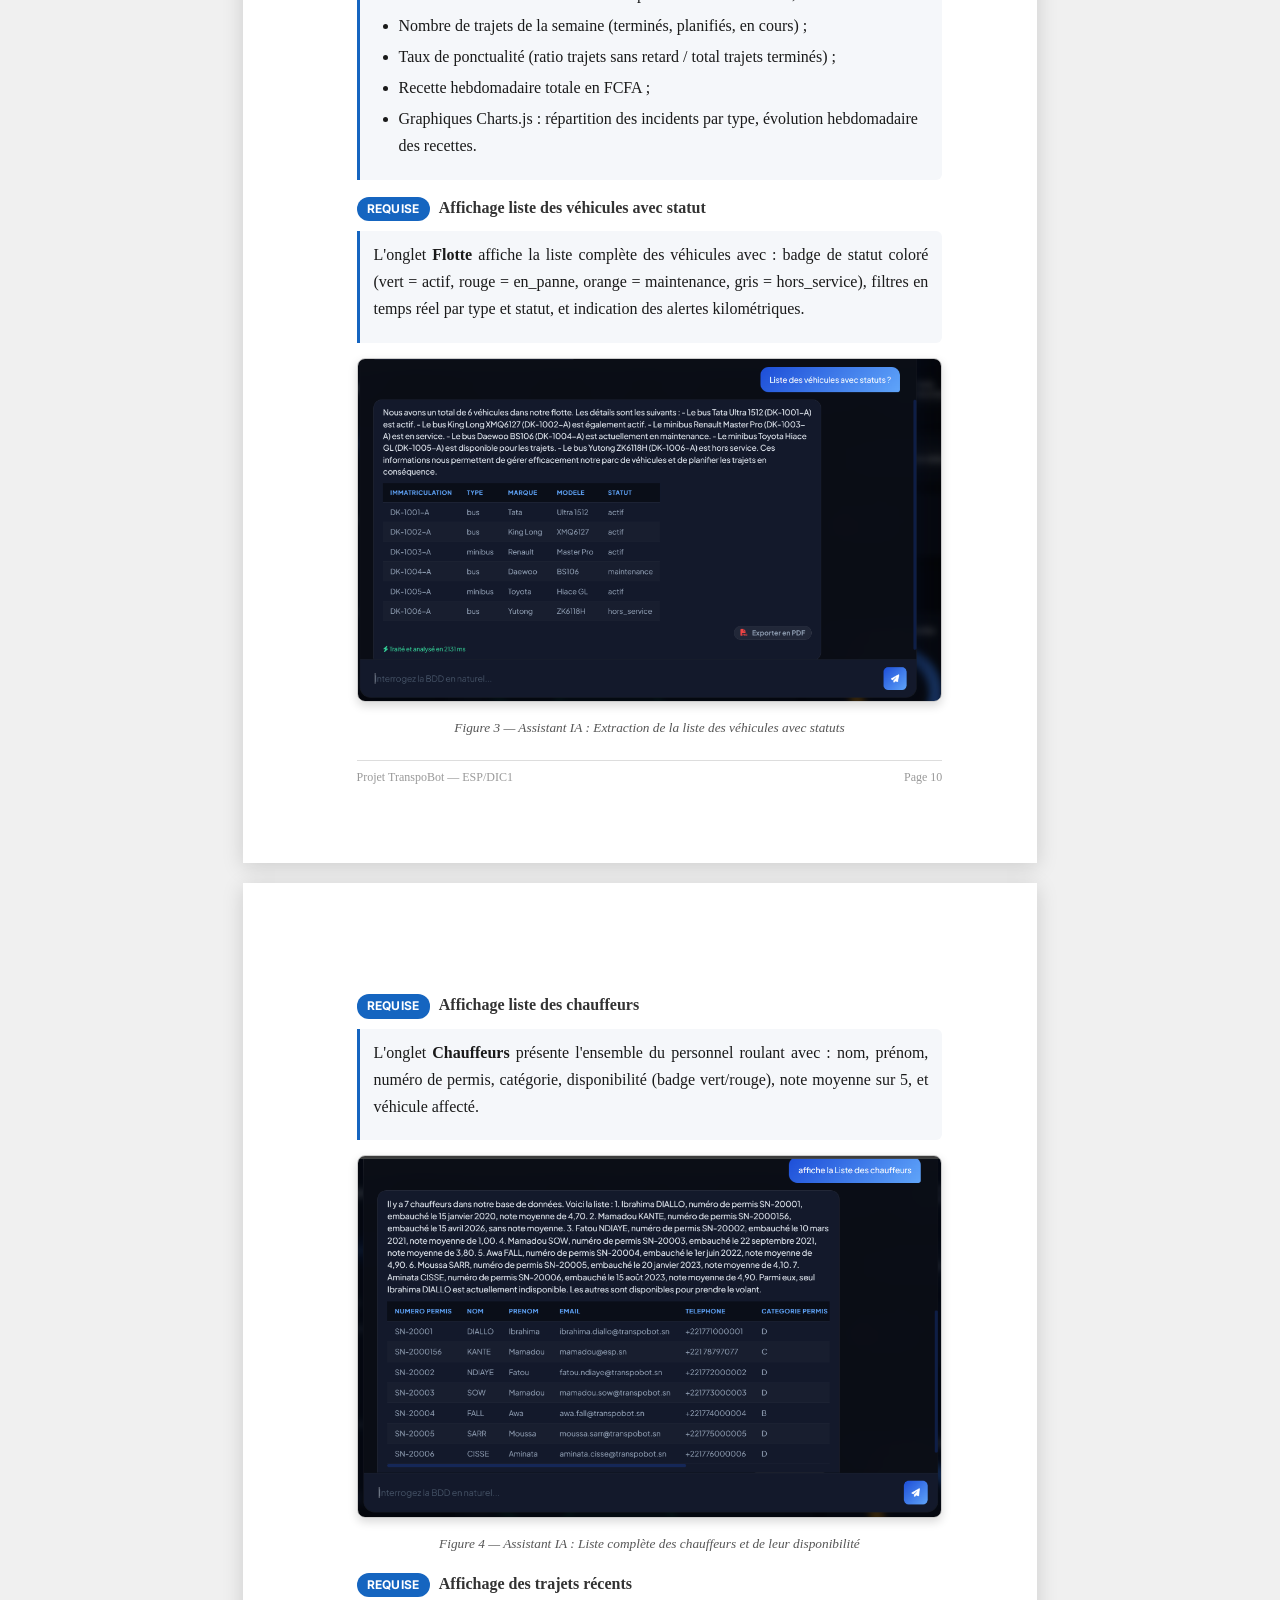
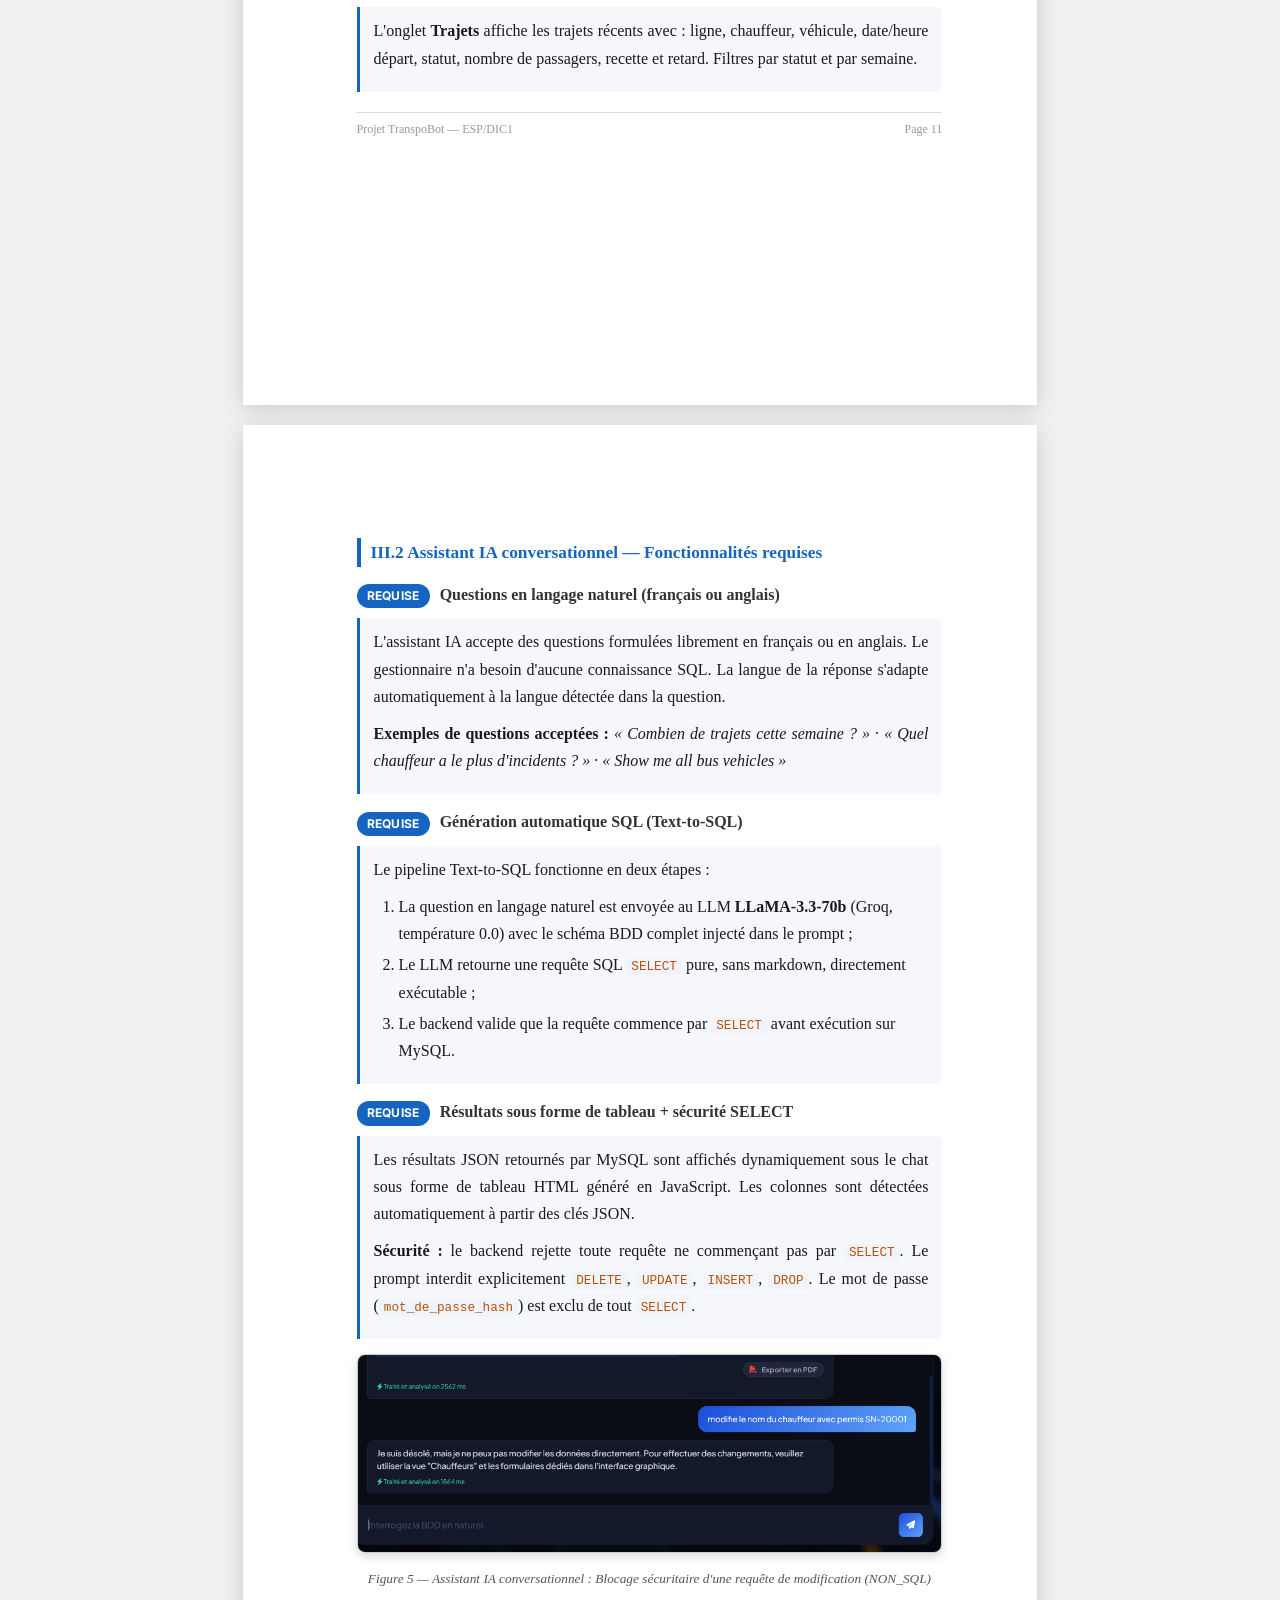
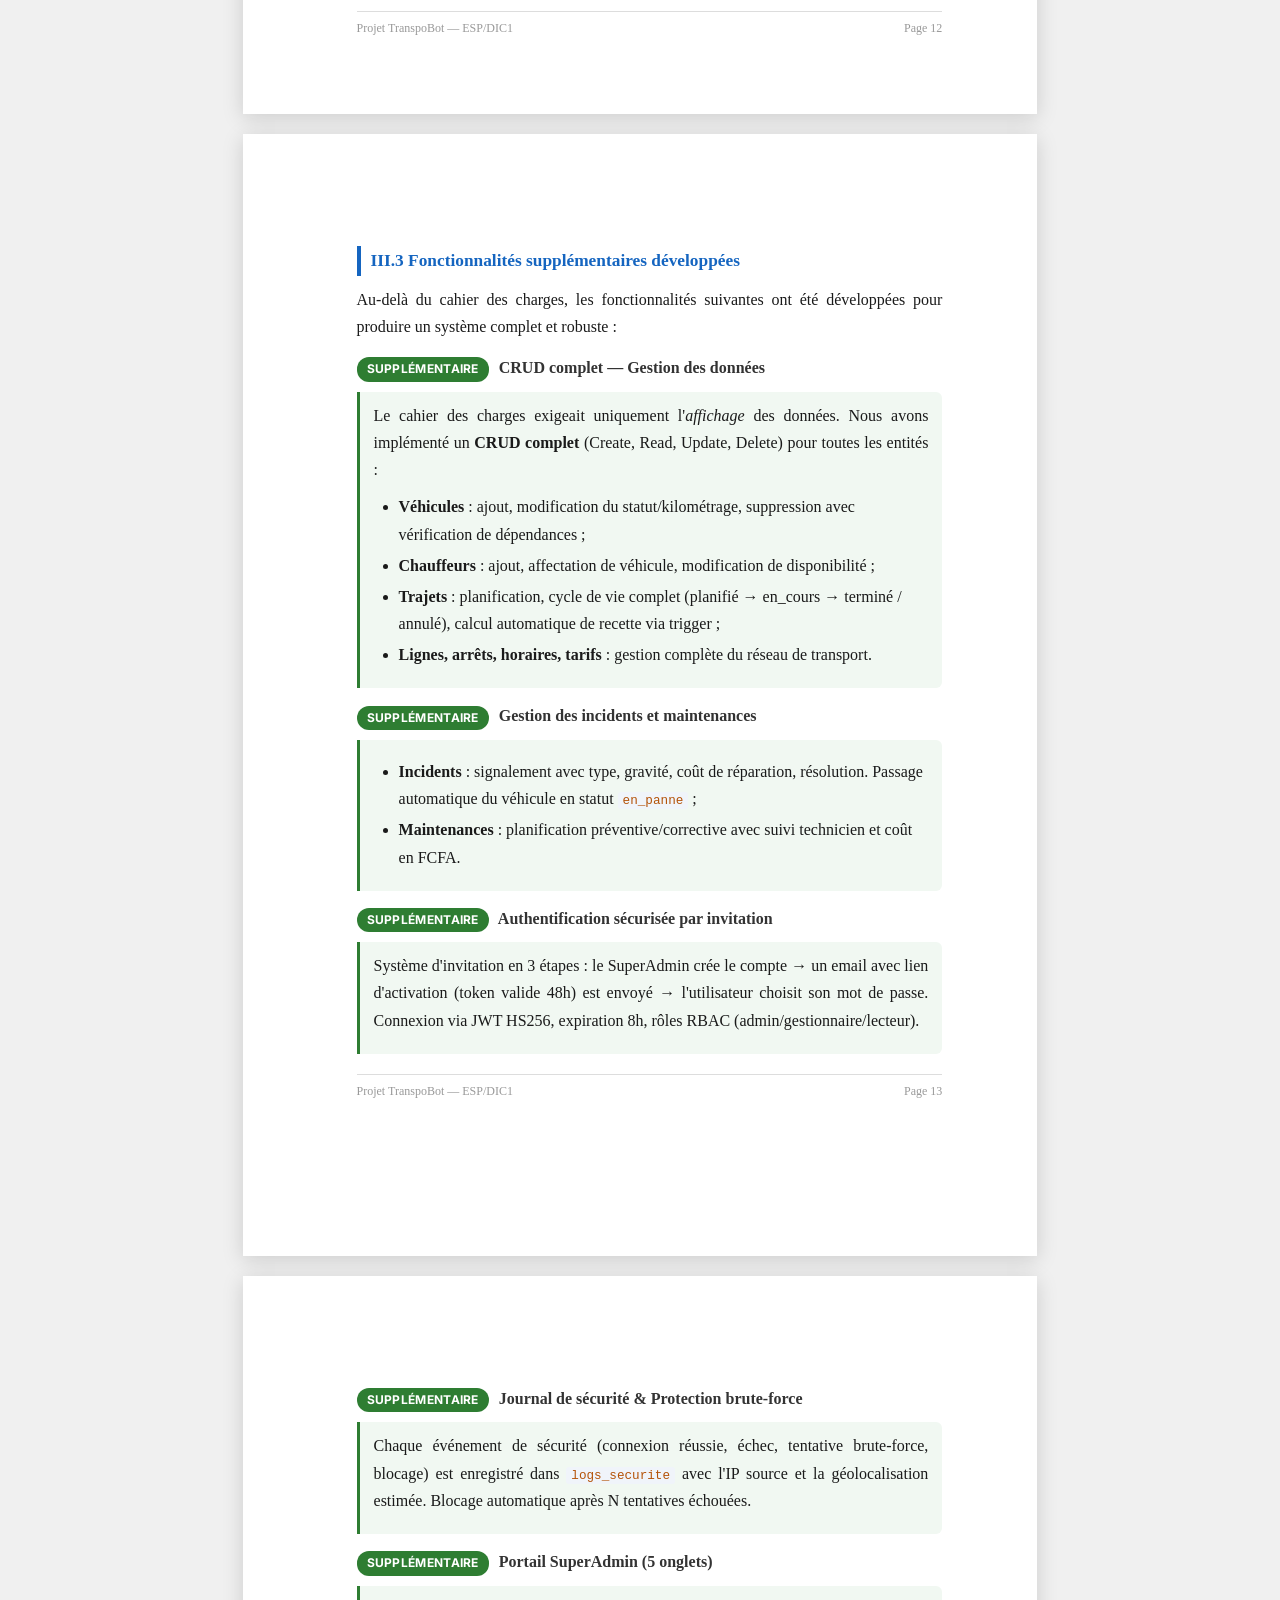
<file: docs/rapport_transpobot.html>
<!DOCTYPE html>
<html lang="fr">
<head>
<meta charset="UTF-8">
<meta name="viewport" content="width=device-width, initial-scale=1.0">
<title>Rapport TranspoBot — UCAD/ESP DIC1</title>
<link href="https://fonts.googleapis.com/css2?family=Times+New+Roman&family=Inter:wght@400;500;600;700&display=swap" rel="stylesheet">
<style>
  /* ══════════════════════════════════════════
     RESET & BASE
  ══════════════════════════════════════════ */
  *, *::before, *::after { box-sizing: border-box; margin: 0; padding: 0; }

  body {
    font-family: 'Times New Roman', Times, serif;
    font-size: 12pt;
    line-height: 1.7;
    color: #1a1a1a;
    background: #f0f0f0;
  }

  /* ══════════════════════════════════════════
     PAGE A4
  ══════════════════════════════════════════ */
  .page {
    width: 210mm;
    min-height: 297mm;
    margin: 20px auto;
    background: white;
    padding: 25mm 25mm 20mm 30mm;
    box-shadow: 0 4px 20px rgba(0,0,0,0.15);
    position: relative;
  }

  /* ══════════════════════════════════════════
     PRINT
  ══════════════════════════════════════════ */
  @media print {
    body { background: white; margin: 0; padding: 0; }
    .page {
      margin: 0 !important;
      padding: 15mm 15mm 15mm 20mm !important;
      box-shadow: none !important;
      width: 100% !important;
      min-height: auto !important;
      display: block !important;
    }
    .page-break { page-break-before: always !important; }
    .no-print { display: none !important; }
    
    /* Prevent Flexbox print crash in chromium */
    .cover, .cover-top, .cover-bottom { display: block !important; text-align: center !important; }
    .cover { min-height: auto !important; }
    .cover-bottom { display: flex !important; margin-top: 60px !important; }

    /* Make links visible and clickable in PDF */
    a { color: #1565C0 !important; text-decoration: underline !important; }
    .doc-link { 
      border: 1px solid #1565C0 !important;
      background: #fff !important;
      color: #1565C0 !important;
      padding: 4px 8px !important;
      display: inline-block !important;
    }
    
    /* Prevent code blocks from overflowing */
    pre { white-space: pre-wrap !important; word-break: break-word !important; overflow: hidden !important; }
    
    /* Prevent tables from overflowing */ 
    table { width: 100% !important; font-size: 9pt !important; }
    td, th { padding: 4px 5px !important; }
    
    /* Page footer */
    .page-footer { position: relative !important; bottom: auto !important; left: auto !important; right: auto !important; margin-top: 15px !important; }
    
    /* Limiter la taille des images */
    img { max-height: 250px !important; object-fit: contain !important; page-break-inside: avoid !important; }
    
    /* Éviter les coupures dans les petits blocs (Safe ones only) */
    h1, h2, h3 { break-inside: avoid !important; }
  }
  
  /* Setting margin 0 removes Browser Default Date, Time, and URLs from Headers/Footers */
  @page { size: A4 portrait; margin: 0; }

  /* ══════════════════════════════════════════
     PAGE DE GARDE
  ══════════════════════════════════════════ */
  .cover { text-align: center; display: flex; flex-direction: column; align-items: center; justify-content: space-between; min-height: 250mm; }
  .cover-top { text-align: center; margin-bottom: 10px; display: flex; flex-direction: column; align-items: center; width: 100%; }
  .cover-univ { font-size: 22pt; font-weight: 900; text-transform: uppercase; margin-bottom: 18px; letter-spacing: 1px; color: #1a1a1a; text-align: center; }
  .cover-logo { width: 140px; height: 140px; object-fit: contain; margin: 15px auto 20px; display: block; }
  .cover-logo-placeholder {
    width: 140px; height: 140px; border-radius: 50%;
    background: linear-gradient(135deg, #1565C0, #0277BD);
    display: flex; align-items: center; justify-content: center;
    margin: 15px auto 20px;
    color: white; font-size: 12pt; font-weight: bold; text-align: center;
    letter-spacing: 1px; padding: 10px;
  }
  .cover-school { font-size: 17pt; font-weight: 800; margin-bottom: 8px; color: #1565C0; text-transform: uppercase; letter-spacing: 0.5px; text-align: center; }
  .cover-dept { font-size: 14pt; font-weight: bold; margin-bottom: 25px; text-align: center; color: #333; }
  .cover-diplome { font-size: 12pt; font-weight: bold; margin-bottom: 4px; text-align: center; }
  .cover-module { font-size: 11pt; color: #1565C0; margin-bottom: 20px; text-align: center; }
  .cover-separator { border: none; border-top: 2px solid #333; width: 100%; margin: 12px 0; }
  .cover-theme-label { font-size: 13pt; font-style: italic; margin-bottom: 6px; }
  .cover-theme { font-size: 13pt; font-weight: bold; margin-bottom: 0; }
  .cover-bottom { width: 100%; display: flex; justify-content: space-between; align-items: flex-start; margin-top: 40px; text-align: left; }
  .cover-students h3, .cover-teacher h3 { font-size: 11pt; font-weight: bold; margin-bottom: 8px; border-bottom: 1px solid #aaa; padding-bottom: 3px; }
  .cover-students ul { list-style: none; font-size: 11pt; line-height: 2; }
  .cover-teacher p { font-size: 11pt; line-height: 2; }
  .cover-year { text-align: center; margin-top: 25px; font-size: 11pt; color: #444; }

  /* ══════════════════════════════════════════
     TABLE DES MATIÈRES
  ══════════════════════════════════════════ */
  .toc-title { font-size: 16pt; font-weight: bold; margin-bottom: 20px; text-align: center; text-transform: uppercase; border-bottom: 2px solid #1565C0; padding-bottom: 8px; }
  .toc-list { list-style: none; }
  .toc-list li { display: flex; justify-content: space-between; align-items: baseline; padding: 4px 0; border-bottom: 1px dotted #bbb; font-size: 11pt; margin-bottom: 2px; }
  .toc-list li.toc-h1 { font-weight: bold; font-size: 12pt; margin-top: 8px; }
  .toc-list li.toc-h2 { padding-left: 25px; font-size: 11pt; }
  .toc-list li.toc-h2 a { color: #333; }
  .toc-list a { text-decoration: none; color: #1a1a1a; }
  .toc-list a:hover { color: #1565C0; }
  .toc-page { font-size: 10pt; color: #666; white-space: nowrap; margin-left: 10px; }

  /* ══════════════════════════════════════════
     TITRES
  ══════════════════════════════════════════ */
  h1.section-title {
    font-size: 16pt; font-weight: bold; text-transform: uppercase;
    color: white; background: #1565C0;
    padding: 8px 15px; border-radius: 4px;
    margin: 25px 0 18px; letter-spacing: 0.5px;
  }
  h2.subsection-title {
    font-size: 13pt; font-weight: bold; color: #1565C0;
    border-left: 4px solid #1565C0; padding-left: 10px;
    margin: 18px 0 10px;
  }
  h3.subsubsection-title {
    font-size: 12pt; font-weight: bold; color: #333;
    margin: 14px 0 8px;
  }

  /* ══════════════════════════════════════════
     INTRO TITLE
  ══════════════════════════════════════════ */
  h1.intro-title {
    font-size: 16pt; font-weight: bold; text-transform: uppercase;
    color: #1565C0; text-align: center;
    border-bottom: 2px solid #1565C0; padding-bottom: 8px;
    margin: 0 0 20px;
  }

  /* ══════════════════════════════════════════
     PARAGRAPHES & LISTES
  ══════════════════════════════════════════ */
  p { margin-bottom: 10px; text-align: justify; }
  ul, ol { margin: 8px 0 10px 25px; }
  ul li, ol li { margin-bottom: 4px; }

  /* ══════════════════════════════════════════
     TABLEAUX
  ══════════════════════════════════════════ */
  table { width: 100%; border-collapse: collapse; margin: 12px 0 16px; font-size: 10pt; }
  thead tr { background: #1565C0; color: white; }
  th { padding: 7px 8px; text-align: left; font-weight: 600; font-size: 10pt; }
  td { padding: 5px 8px; border-bottom: 1px solid #e0e0e0; vertical-align: top; }
  tr:nth-child(even) { background: #f5f7fa; }
  .table-caption { font-size: 10pt; color: #555; text-align: center; margin-top: -10px; margin-bottom: 14px; font-style: italic; }

  /* ══════════════════════════════════════════
     TAGS & BADGES
  ══════════════════════════════════════════ */
  .tag { display: inline-block; padding: 1px 6px; border-radius: 3px; font-size: 8.5pt; font-weight: bold; font-family: 'Courier New', monospace; }
  .tag-pk { background: #fff3e0; color: #e65100; border: 1px solid #ffcc80; }
  .tag-fk { background: #ede7f6; color: #4527a0; border: 1px solid #b39ddb; }
  .tag-nn { background: #e8f5e9; color: #2e7d32; border: 1px solid #a5d6a7; }
  .tag-uq { background: #e3f2fd; color: #0d47a1; border: 1px solid #90caf9; }
  .tag-new { background: #fffde7; color: #f57f17; border: 1px solid #ffe082; }

  /* ══════════════════════════════════════════
     CODE
  ══════════════════════════════════════════ */
  pre {
    background: #1e2433; color: #e8eaf6;
    font-family: 'Courier New', monospace; font-size: 9pt;
    padding: 12px 15px; border-radius: 6px;
    margin: 10px 0 14px; overflow-x: auto;
    line-height: 1.6; border-left: 4px solid #1565C0;
  }
  code { font-family: 'Courier New', monospace; font-size: 9.5pt; background: #f0f4fa; padding: 1px 5px; border-radius: 3px; color: #b45309; }

  /* ══════════════════════════════════════════
     ALERTES & ENCADRÉS
  ══════════════════════════════════════════ */
  .callout {
    border-left: 4px solid #1565C0; background: #e3f2fd;
    padding: 10px 14px; border-radius: 0 6px 6px 0;
    margin: 12px 0; font-size: 11pt;
  }
  .callout.orange { border-color: #e65100; background: #fff3e0; }
  .callout.green { border-color: #2e7d32; background: #e8f5e9; }
  .callout strong { font-weight: bold; }

  /* ══════════════════════════════════════════
     FIGURES
  ══════════════════════════════════════════ */
  .figure-placeholder {
    border: 2px dashed #90caf9; background: #e3f2fd;
    border-radius: 8px; padding: 30px; text-align: center;
    color: #1565C0; font-style: italic; margin: 14px 0;
    min-height: 80px; display: flex; align-items: center; justify-content: center;
  }
  .figure-caption { text-align: center; font-size: 10pt; color: #555; font-style: italic; margin-top: -8px; margin-bottom: 14px; }

  /* ══════════════════════════════════════════
     FOOTER PAGE
  ══════════════════════════════════════════ */
  .page-footer {
    position: relative;
    margin-top: 20px;
    display: flex; justify-content: space-between; align-items: center;
    border-top: 1px solid #ddd; padding-top: 6px;
    font-size: 9pt; color: #999;
  }

  /* ══════════════════════════════════════════
     TABLE DES MATIÈRES SECTION
  ══════════════════════════════════════════ */
  .section-header { margin-bottom: 6px; }

  /* Print button */
  .print-btn {
    position: fixed; bottom: 30px; right: 30px; z-index: 999;
    background: #1565C0; color: white; border: none; border-radius: 50px;
    padding: 12px 24px; font-size: 13pt; cursor: pointer;
    box-shadow: 0 4px 16px rgba(21,101,192,0.4); font-family: 'Inter', sans-serif;
  }
  .print-btn:hover { background: #0d47a1; }

  /* Liens vers documents annexes */
  .doc-link {
    display: inline-flex; align-items: center; gap: 8px;
    background: #e3f2fd; border: 1.5px solid #1565C0;
    color: #1565C0; padding: 8px 16px; border-radius: 6px;
    text-decoration: none; font-size: 11pt; font-weight: 600;
    margin: 8px 4px; font-family: 'Inter', sans-serif;
    transition: background .2s;
  }
  .doc-link:hover { background: #bbdefb; }
  @media print { .doc-link { border-color: #888; color: #333; } }

  /* Badges fonctionnalités */
  .badge-req {
    display:inline-block; background:#1565C0; color:white;
    padding:2px 10px; border-radius:12px; font-size:9pt;
    font-family:'Inter',sans-serif; font-weight:700;
    vertical-align:middle; margin-right:6px; letter-spacing:.3px;
  }
  .badge-sup {
    display:inline-block; background:#2e7d32; color:white;
    padding:2px 10px; border-radius:12px; font-size:9pt;
    font-family:'Inter',sans-serif; font-weight:700;
    vertical-align:middle; margin-right:6px; letter-spacing:.3px;
  }
  .fonc-box {
    border-left: 3px solid #1565C0; background:#f5f7fa;
    padding: 10px 14px; border-radius: 0 6px 6px 0;
    margin: 10px 0;
  }
  .fonc-box.sup { border-color:#2e7d32; background:#f1f8f2; }
</style>
</head>
<body>

<button class="print-btn no-print" onclick="window.print()">🖨️ Imprimer / PDF</button>

<!-- ════════════════════════════════════════
  PAGE DE GARDE
════════════════════════════════════════ -->
<div class="page">
  <div class="cover">
    <div class="cover-top" style="width:100%">
      <p class="cover-univ">Université Cheikh Anta Diop de Dakar</p>

      <!-- Logo UCAD -->
      <img src="images/ucad.jpg" alt="Logo UCAD" class="cover-logo"
           onerror="this.style.display='none';document.getElementById('logo-ph').style.display='flex';">
      <div id="logo-ph" class="cover-logo-placeholder" style="display:none;">UCAD<br/>ESP</div>

      <p class="cover-school">École Supérieure Polytechnique de Dakar</p>
      <p class="cover-dept">Département Génie Informatique</p>
      <hr class="cover-separator" style="margin:14px 0;">
      <p class="cover-diplome">Diplôme d'Ingénieur de Conceptionen en Génie Informatique <sup>ère</sup> Année (DIC1)
      </p>
      <p class="cover-module">Projet de fin de module SGBD</p>
    </div>

    <div style="width:100%">
      <hr class="cover-separator">
      <p class="cover-theme-label"><em>Thème :</em></p>
      <p class="cover-theme">TranspoBot — Application de Gestion de Transport Urbain<br>avec Assistant Conversationnel IA (Text-to-SQL)</p>
      <hr class="cover-separator">
    </div>

    <div class="cover-bottom">
      <div class="cover-students">
        <h3>Étudiants :</h3>
        <ul>
          <li>Hady KALOGA</li>
          <li>Aicha Baba LY</li>
          <li>Cheikh Saliou Mbacke LO</li>
          <li>Mame Aita Ndoye</li>
        </ul>
      </div>
      <div class="cover-teacher" style="text-align:right;">
        <h3>Enseignant :</h3>
        <p>Pr. Amath Bamba MBACKE</p>
      </div>
    </div>

    <p class="cover-year">Année académique 2024 — 2025</p>
  </div>
</div>

<!-- ════════════════════════════════════════
  TABLE DES MATIÈRES
════════════════════════════════════════ -->
<div class="page page-break">
  <h2 class="toc-title">Table des Matières</h2>
  <ul class="toc-list">
    <li class="toc-h1"><a href="#introduction">Introduction</a><span class="toc-page">3</span></li>

    <li class="toc-h1"><a href="#chap1">I. Modélisation</a><span class="toc-page">4</span></li>
    <li class="toc-h2"><a href="#chap1-1">I.1 Dictionnaire de données</a><span class="toc-page">4</span></li>
    <li class="toc-h2"><a href="#chap1-2">I.2 Modèle Conceptuel de Données (MCD)</a><span class="toc-page">8</span></li>
    <li class="toc-h2"><a href="#chap1-3">I.3 Modèle Logique de Données (MLD)</a><span class="toc-page">9</span></li>

    <li class="toc-h1"><a href="#chap2">II. Architecture Technique</a><span class="toc-page">10</span></li>
    <li class="toc-h2"><a href="#chap2-1">II.1 Choix technologiques et justifications</a><span class="toc-page">10</span></li>
    <li class="toc-h2"><a href="#chap2-2">II.2 Schéma d'architecture globale</a><span class="toc-page">11</span></li>
    <li class="toc-h2"><a href="#chap2-3">II.3 Structure du projet</a><span class="toc-page">12</span></li>

    <li class="toc-h1"><a href="#chap3">III. Description des Fonctionnalités Développées</a><span class="toc-page">13</span></li>
    <li class="toc-h2"><a href="#chap3-1">III.1 Authentification et gestion des accès</a><span class="toc-page">13</span></li>
    <li class="toc-h2"><a href="#chap3-2">III.2 Gestion de la flotte de véhicules</a><span class="toc-page">14</span></li>
    <li class="toc-h2"><a href="#chap3-3">III.3 Gestion des chauffeurs</a><span class="toc-page">14</span></li>
    <li class="toc-h2"><a href="#chap3-4">III.4 Gestion des trajets</a><span class="toc-page">15</span></li>
    <li class="toc-h2"><a href="#chap3-5">III.5 Gestion des incidents et maintenances</a><span class="toc-page">15</span></li>
    <li class="toc-h2"><a href="#chap3-6">III.6 Assistant IA conversationnel (Text-to-SQL)</a><span class="toc-page">16</span></li>
    <li class="toc-h2"><a href="#chap3-7">III.7 Portail SuperAdmin</a><span class="toc-page">16</span></li>

    <li class="toc-h1"><a href="#chap4">IV. Prompt Engineering</a><span class="toc-page">17</span></li>
    <li class="toc-h2"><a href="#chap4-1">IV.1 Appel #1 : Génération SQL sécurisée</a><span class="toc-page">17</span></li>
    <li class="toc-h2"><a href="#chap4-2">IV.2 Appel #2 : Synthèse narrative</a><span class="toc-page">18</span></li>

    <li class="toc-h1"><a href="#chap5">V. Exemples de requêtes SQL générées</a><span class="toc-page">19</span></li>
    <li class="toc-h1"><a href="#chap6">VI. Déploiement et Sécurisation</a><span class="toc-page">20</span></li>
    <li class="toc-h1"><a href="#chap7">VII. Validation et Scénarios de Test</a><span class="toc-page">22</span></li>
    <li class="toc-h1"><a href="#chap8">Conclusion et Perspectives</a><span class="toc-page">24</span></li>
    <li class="toc-h1"><a href="#annexes">Annexes : Livrables du projet</a><span class="toc-page">25</span></li>
  </ul>
</div>

<!-- ════════════════════════════════════════
  INTRODUCTION
════════════════════════════════════════ -->
<div class="page page-break" id="introduction">
  <h1 class="intro-title">Introduction</h1>

  <p>Dans le cadre du cours d'intégration de l'Intelligence Artificielle dans les Systèmes d'Information (Licence 3 GLSi — DIC1), nous avons conçu et réalisé <strong>TranspoBot</strong>, une application web complète de gestion de transport urbain intégrant un assistant conversationnel basé sur un Grand Modèle de Langage (LLM).</p>

  <p>Le secteur du transport urbain génère d'importants volumes de données opérationnelles — gestion de flottes, trajets, chauffeurs, incidents — dont l'exploitation analytique reste souvent difficile d'accès pour les gestionnaires non techniciens. La compréhension de ces données nécessite généralement la maîtrise du langage SQL, ce qui représente une barrière technique significative.</p>

  <p><strong>TranspoBot</strong> répond à cette problématique en proposant une interface unifiée permettant de :</p>
  <ul>
    <li>Gérer l'ensemble des opérations de transport via un tableau de bord interactif (CRUD complet) ;</li>
    <li>Interroger la base de données en <strong>langage naturel</strong> grâce à un chatbot IA intégré, sans connaissances SQL préalables ;</li>
    <li>Superviser l'ensemble du système via un portail d'administration dédié au SuperAdmin.</li>
  </ul>

  <p>Le projet mobilise un ensemble cohérent de technologies modernes : <strong>Python/FastAPI</strong> pour le backend, <strong>MySQL 8.0</strong> pour la persistance des données, <strong>Groq API (LLaMA-3.3-70b)</strong> pour l'intelligence artificielle, et <strong>HTML/CSS/JS Vanilla</strong> pour l'interface utilisateur. L'application est déployée en production sur <strong>Render</strong> (backend) et <strong>AlwaysData</strong> (base de données).</p>

  <p>Ce rapport présente l'ensemble des travaux réalisés, de la modélisation de la base de données à l'ingénierie des prompts, en passant par l'architecture technique et la description des fonctionnalités développées.</p>
</div>

<!-- ════════════════════════════════════════
  CHAPITRE I — MODÉLISATION
════════════════════════════════════════ -->
<div class="page page-break" id="chap1">
  <h1 class="section-title">I. Modélisation</h1>

  <p>La modélisation constitue le fondement de l'application TranspoBot. Elle garantit que les données métier — véhicules, chauffeurs, trajets, incidents — sont organisées de manière cohérente, intègre et exploitable aussi bien par les formulaires CRUD que par l'assistant IA.</p>

  <!-- I.1 DICTIONNAIRE DE DONNÉES -->
  <h2 class="subsection-title" id="chap1-1">I.1 Dictionnaire de données</h2>
  <div class="callout">
    <p>La base de données <code>informaticienc_transpobot</code> comprend <strong>13 tables SQL</strong>. Afin de synthétiser ce rapport et d'alléger la lecture, l'intégralité du dictionnaire des données (tous les attributs, types SQL et contraintes) a été déportée dans un document interactif dédié.</p>
    <div style="text-align:center;margin:14px 0 8px;">
      <a href="https://informaticienC69.github.io/transpobot1/mld.html" target="_blank" class="doc-link">📋 Consulter le Dictionnaire de données complet &rarr;</a>
    </div>
  </div>
</div>

<!-- MCD -->
<div class="page page-break" id="chap1-2">
  <h2 class="subsection-title">I.2 Modèle Conceptuel de Données (MCD)</h2>
  <p>Le MCD représente le niveau conceptuel de la modélisation, selon la notation Merise. Il identifie les entités du domaine métier, leurs attributs et les associations qui les relient, indépendamment de toute considération d'implémentation technique.</p>
  <p>Le modèle TranspoBot comporte <strong>12 entités</strong> et <strong>10 associations</strong> :</p>

  <div style="text-align:center;margin:18px 0 8px;">
    <a href="https://informaticienC69.github.io/transpobot1/mcd.html" target="_blank" class="doc-link">📊 Consulter le diagramme MCD interactif complet &rarr;</a>
  </div>

  <p class="figure-caption">Figure 1 — Modèle Conceptuel de Données (Notation Merise) — <a href="https://informaticienC69.github.io/transpobot1/mcd.html" target="_blank" style="color:#1565C0">mcd.html</a></p>

  <h3 class="subsubsection-title">Principales associations et cardinalités</h3>
  <table>
    <thead><tr><th>#</th><th>Association</th><th>Cardinalités</th><th>Lecture</th></tr></thead>
    <tbody>
      <tr><td>①</td><td>VÉHICULE — <em>conduit</em> — CHAUFFEUR</td><td>(0,N) : (0,1)</td><td>Un véhicule est attribué à 0 ou 1 chauffeur. Un chauffeur peut avoir conduit 0 ou N véhicules.</td></tr>
      <tr><td>②</td><td>VÉHICULE — <em>utilise</em> — TRAJET</td><td>(0,N) : (1,1)</td><td>Un trajet utilise exactement 1 véhicule.</td></tr>
      <tr><td>③</td><td>VÉHICULE — <em>subit</em> — MAINTENANCE</td><td>(0,N) : (1,1)</td><td>Une maintenance concerne exactement 1 véhicule.</td></tr>
      <tr><td>④</td><td>CHAUFFEUR — <em>effectue</em> — TRAJET</td><td>(0,N) : (1,1)</td><td>Un trajet est effectué par exactement 1 chauffeur.</td></tr>
    </tbody>
  </table>
  <p style="font-size: 10pt; font-style: italic; text-align: center; margin-top: 5px; color: #555;">Note : Seules les principales associations sont listées ici pour alléger le document. L'exhaustivité est visible de manière interactive dans le lien MCD fourni ci-dessus.</p>
</div>

<!-- MLD -->
<div class="page page-break" id="chap1-3">
  <h2 class="subsection-title">I.3 Modèle Logique de Données (MLD)</h2>
  <p>Le MLD traduit le MCD en un schéma relationnel exploitable par MySQL. Les clés étrangères remplacent les associations, et les tables d'association N:M deviennent des relations à part entière (ex: <code>ligne_arrets</code>). De plus, deux triggers MySQL (déclencheurs automatiques) gèrent le calcul automatique de la recette passagers pour éviter les erreurs humaines.</p>

  <div style="text-align:center;margin:18px 0 8px;">
    <a href="mld.html" target="_blank" class="doc-link">📋 Consulter le diagramme MLD complet interactif &rarr;</a>
  </div>
</div>

<!-- ════════════════════════════════════════
  CHAPITRE II — ARCHITECTURE TECHNIQUE
════════════════════════════════════════ -->
<div class="page page-break" id="chap2">
  <h1 class="section-title">II. Architecture Technique</h1>

  <h2 class="subsection-title" id="chap2-1">II.1 Choix technologiques et justifications</h2>
  <p>L'architecture de TranspoBot repose sur un ensemble de technologies sélectionnées pour leur complémentarité, leur performance et leur adéquation au contexte académique et opérationnel du projet.</p>

  <table>
    <thead><tr><th>Couche</th><th>Technologie</th><th>Justification</th></tr></thead>
    <tbody>
      <tr>
        <td><strong>Frontend</strong></td>
        <td>HTML5 / CSS3 / JavaScript Vanilla</td>
        <td>Choix de la légèreté face à React/Vue : pas de surcoût de compilation, déploiement immédiat. Charts.js pour les graphiques KPI, GSAP pour les animations, Alpine.js pour la réactivité légère.</td>
      </tr>
      <tr>
        <td><strong>Backend</strong></td>
        <td>Python 3.11 / FastAPI</td>
        <td>Mode asynchrone (<code>async/await</code>) indispensable pour interroger MySQL et le LLM Groq simultanément sans blocage. Validation automatique des données via Pydantic. Écosystème IA Python le plus mature.</td>
      </tr>
      <tr>
        <td><strong>Base de données</strong></td>
        <td>MySQL 8.0</td>
        <td>SGBD relationnel robuste, contraintes FK strictes, triggers natifs pour le calcul automatique des recettes. Hébergé sur AlwaysData (production).</td>
      </tr>
      <tr>
        <td><strong>IA / LLM</strong></td>
        <td>Groq API — LLaMA-3.3-70b-versatile</td>
        <td>API gratuite à haute performance (inférence LPU). Modèle open-source de Meta, température 0.0 pour SQL (déterministe), 0.4 pour la réponse narrative. SDK Python <code>groq</code> utilisé directement.</td>
      </tr>
      <tr>
        <td><strong>Authentification</strong></td>
        <td>JWT (JSON Web Tokens) + bcrypt</td>
        <td>Tokens signés HS256, expiration 8h, rôles admin/gestionnaire/lecteur. Mots de passe hashés bcrypt (facteur de coût 12). Portail SuperAdmin avec JWT distinct.</td>
      </tr>
      <tr>
        <td><strong>Déploiement</strong></td>
        <td>Render (backend) + AlwaysData (MySQL)</td>
        <td>Render : déploiement automatique depuis GitHub (CI/CD), HTTPS managé, 750h gratuites/mois. AlwaysData : MySQL persistant, 100 Mo gratuits, connexion SSL depuis Render.</td>
      </tr>
    </tbody>
  </table>

  <h2 class="subsection-title" id="chap2-2">II.2 Schéma d'architecture globale</h2>
  <p>L'architecture de TranspoBot suit de manière stricte un modèle client-serveur moderne, propulsé par une surcouche d'Intelligence Artificielle en cloud.</p>
  <p>Le Dashboard interagite avec une API FastAPI qui orchestre la communication entre la persistance des données sur MySQL et le pipeline cognitif sur l'API Groq (moteur d'inférence LLaMA-3).</p>

  <div style="text-align:center;margin:18px 0 24px;">
    <a href="https://informaticienC69.github.io/transpobot1/architecture_transpobot.html" target="_blank" class="doc-link">🏗️ Consulter le Schéma d'Architecture global interactif &rarr;</a>
  </div>
</div>

<div class="page page-break" id="chap2-3">
  <h2 class="subsection-title">II.3 Structure du projet</h2>
  <p>Le projet est organisé en deux répertoires principaux : <code>backend/</code> et <code>frontend/</code>.</p>

  <pre>
transpobot/
├── backend/
│   ├── main.py                  # Point d'entrée FastAPI + CORS + routeurs
│   ├── config.py                # Variables d'environnement (DB, Groq, JWT)
│   ├── database.py              # Connexion MySQL (pool de connexions)
│   ├── routes/
│   │   ├── auth.py              # /api/auth/* — Login, invitation, activation
│   │   ├── crud.py              # /api/* — CRUD véhicules, chauffeurs, trajets...
│   │   ├── ia.py                # /api/ia/* — Assistant Text-to-SQL
│   │   └── superadmin.py        # /api/superadmin/* — Portail administration
│   └── services/
│       └── llm_service.py       # Logique Groq : generate_sql_query() + generate_nl_response()
├── frontend/
│   ├── index.html               # Page de connexion
│   ├── dashboard.html           # Application principale (SPA)
│   ├── superadmin.html          # Portail SuperAdmin
│   └── app.js                   # Logique JS complète (CRUD + IA + Charts)
├── init_alwaysdata.sql          # Script d'initialisation BDD (idempotent, 13 tables)
├── render.yaml                  # Configuration déploiement Render
└── requirements.txt             # Dépendances Python</pre>

  <div class="callout green">
    <strong>Architecture REST :</strong> Toutes les routes API suivent la convention REST. Les routes CRUD sont protégées par JWT (rôle admin/gestionnaire). Les routes SuperAdmin utilisent un token JWT distinct avec rôle <code>superadmin</code>. La route IA (<code>/api/ia/query</code>) est accessible à tous les rôles authentifiés.
  </div>

  <h3 class="subsubsection-title">Sécurité de l'API</h3>
  <table>
    <thead><tr><th>Mécanisme</th><th>Description</th></tr></thead>
    <tbody>
      <tr><td>JWT HS256</td><td>Tokens signés avec secret partagé, expiration 8h. Validation sur chaque requête protégée.</td></tr>
      <tr><td>bcrypt</td><td>Hachage des mots de passe avec facteur de coût 12. Jamais de mot de passe en clair en base.</td></tr>
      <tr><td>RBAC</td><td>Contrôle d'accès basé sur les rôles : admin (accès total), gestionnaire (CRUD opérationnel), lecteur (lecture seule).</td></tr>
      <tr><td>Anti-injection SQL</td><td>L'IA ne peut générer que des <code>SELECT</code>. Tout <code>DELETE/UPDATE/INSERT</code> est bloqué côté backend avant exécution.</td></tr>
      <tr><td>Logs sécurité</td><td>Chaque événement (connexion, échec, blocage brute-force) est enregistré dans <code>logs_securite</code>.</td></tr>
      <tr><td>CORS</td><td>Origines autorisées configurées via variable d'environnement <code>ALLOWED_ORIGINS</code>.</td></tr>
    </tbody>
  </table>
</div>

<!-- ════════════════════════════════════════
  CHAPITRE III — FONCTIONNALITÉS
════════════════════════════════════════ -->
<div class="page page-break" id="chap3">
  <h1 class="section-title">III. Description des Fonctionnalités Développées</h1>

  <p>TranspoBot dépasse les exigences du cahier des charges en proposant un système complet. Le tableau ci-dessous distingue les <span class="badge-req">REQUISES</span> fonctionnalités imposées du <span class="badge-sup">SUPPLÉMENTAIRES</span> développements additionnels.</p>

  <table>
    <thead><tr><th>Catégorie</th><th>Fonctionnalité</th><th>Status</th></tr></thead>
    <tbody>
      <tr><td>Gestion des données</td><td>Affichage liste des véhicules avec statut</td><td><span class="badge-req">REQUISE</span></td></tr>
      <tr><td>Gestion des données</td><td>Affichage liste des chauffeurs</td><td><span class="badge-req">REQUISE</span></td></tr>
      <tr><td>Gestion des données</td><td>Affichage des trajets récents</td><td><span class="badge-req">REQUISE</span></td></tr>
      <tr><td>Gestion des données</td><td>Tableau de bord avec KPI</td><td><span class="badge-req">REQUISE</span></td></tr>
      <tr><td>IA conversationnelle</td><td>Questions en langage naturel (FR/EN)</td><td><span class="badge-req">REQUISE</span></td></tr>
      <tr><td>IA conversationnelle</td><td>Génération automatique SQL (Text-to-SQL)</td><td><span class="badge-req">REQUISE</span></td></tr>
      <tr><td>IA conversationnelle</td><td>Résultats sous forme de tableau</td><td><span class="badge-req">REQUISE</span></td></tr>
      <tr><td>IA conversationnelle</td><td>Sécurité SELECT uniquement (pas de modification)</td><td><span class="badge-req">REQUISE</span></td></tr>
      <tr><td>Gestion données</td><td>CRUD complet véhicules, chauffeurs, trajets, lignes, tarifs, arrêts, horaires</td><td><span class="badge-sup">SUPPLÉMENTAIRE</span></td></tr>
      <tr><td>Opérations</td><td>Gestion des incidents et des maintenances</td><td><span class="badge-sup">SUPPLÉMENTAIRE</span></td></tr>
      <tr><td>IA</td><td>Réponse narrative bilingue (2ème appel LLM)</td><td><span class="badge-sup">SUPPLÉMENTAIRE</span></td></tr>
      <tr><td>IA</td><td>Journalisation des requêtes IA (logs_requetes)</td><td><span class="badge-sup">SUPPLÉMENTAIRE</span></td></tr>
      <tr><td>Sécurité</td><td>Authentification JWT + rôles RBAC + invitation par email</td><td><span class="badge-sup">SUPPLÉMENTAIRE</span></td></tr>
      <tr><td>Sécurité</td><td>Journal de sécurité (logs_securite) + blocage brute-force</td><td><span class="badge-sup">SUPPLÉMENTAIRE</span></td></tr>
      <tr><td>Administration</td><td>Portail SuperAdmin (5 onglets supervision)</td><td><span class="badge-sup">SUPPLÉMENTAIRE</span></td></tr>
      <tr><td>BDD</td><td>Triggers MySQL (calcul recette automatique)</td><td><span class="badge-sup">SUPPLÉMENTAIRE</span></td></tr>

    </tbody>
  </table>
</div>

<div class="page page-break">
  <!-- III.1 REQUIS -->
  <h2 class="subsection-title" id="chap3-1">III.1 Fonctionnalités requises</h2>

  <h3 class="subsubsection-title"><span class="badge-req">REQUISE</span> Tableau de bord avec indicateurs clés (KPI)</h3>
  <div class="fonc-box">
    <p>La page d'accueil du Dashboard affiche en temps réel les indicateurs métier essentiels via des cartes KPI :</p>
    <ul>
      <li>Nombre total de véhicules actifs / en panne / en maintenance ;</li>
      <li>Nombre de trajets de la semaine (terminés, planifiés, en cours) ;</li>
      <li>Taux de ponctualité (ratio trajets sans retard / total trajets terminés) ;</li>
      <li>Recette hebdomadaire totale en FCFA ;</li>
      <li>Graphiques Charts.js : répartition des incidents par type, évolution hebdomadaire des recettes.</li>
    </ul>
  </div>

  <h3 class="subsubsection-title"><span class="badge-req">REQUISE</span> Affichage liste des véhicules avec statut</h3>
  <div class="fonc-box">
    <p>L'onglet <strong>Flotte</strong> affiche la liste complète des véhicules avec :
    badge de statut coloré (vert = actif, rouge = en_panne, orange = maintenance, gris = hors_service),
    filtres en temps réel par type et statut, et indication des alertes kilométriques.</p>
  </div>

  <div style="text-align:center; margin: 15px 0;">
    <img src="images/chat_vehicules.png" alt="Liste des véhicules avec statuts" style="max-width:100%; border-radius:8px; box-shadow:0 4px 10px rgba(0,0,0,0.15); border:1px solid #ccc;">
  </div>
  <p class="figure-caption">Figure 3 — Assistant IA : Extraction de la liste des véhicules avec statuts</p>
</div>

<div class="page page-break">
  <h3 class="subsubsection-title"><span class="badge-req">REQUISE</span> Affichage liste des chauffeurs</h3>
  <div class="fonc-box">
    <p>L'onglet <strong>Chauffeurs</strong> présente l'ensemble du personnel roulant avec : nom, prénom, numéro de permis, catégorie, disponibilité (badge vert/rouge), note moyenne sur 5, et véhicule affecté.</p>
  </div>

  <div style="text-align:center; margin: 15px 0;">
    <img src="images/chat_chauffeurs.png" alt="Liste des chauffeurs" style="max-width:100%; border-radius:8px; box-shadow:0 4px 10px rgba(0,0,0,0.15); border:1px solid #ccc;">
  </div>
  <p class="figure-caption">Figure 4 — Assistant IA : Liste complète des chauffeurs et de leur disponibilité</p>

  <h3 class="subsubsection-title"><span class="badge-req">REQUISE</span> Affichage des trajets récents</h3>
  <div class="fonc-box">
    <p>L'onglet <strong>Trajets</strong> affiche les trajets récents avec : ligne, chauffeur, véhicule, date/heure départ, statut, nombre de passagers, recette et retard. Filtres par statut et par semaine.</p>
  </div>
</div>

<div class="page page-break">
  <!-- III.2 IA REQUISE -->
  <h2 class="subsection-title" id="chap3-2">III.2 Assistant IA conversationnel — Fonctionnalités requises</h2>

  <h3 class="subsubsection-title"><span class="badge-req">REQUISE</span> Questions en langage naturel (français ou anglais)</h3>
  <div class="fonc-box">
    <p>L'assistant IA accepte des questions formulées librement en français ou en anglais. Le gestionnaire n'a besoin d'aucune connaissance SQL. La langue de la réponse s'adapte automatiquement à la langue détectée dans la question.</p>
    <p><strong>Exemples de questions acceptées :</strong> <em>« Combien de trajets cette semaine ? »</em> · <em>« Quel chauffeur a le plus d'incidents ? »</em> · <em>« Show me all bus vehicles »</em></p>
  </div>

  <h3 class="subsubsection-title"><span class="badge-req">REQUISE</span> Génération automatique SQL (Text-to-SQL)</h3>
  <div class="fonc-box">
    <p>Le pipeline Text-to-SQL fonctionne en deux étapes :</p>
    <ol>
      <li>La question en langage naturel est envoyée au LLM <strong>LLaMA-3.3-70b</strong> (Groq, température 0.0) avec le schéma BDD complet injecté dans le prompt ;</li>
      <li>Le LLM retourne une requête SQL <code>SELECT</code> pure, sans markdown, directement exécutable ;</li>
      <li>Le backend valide que la requête commence par <code>SELECT</code> avant exécution sur MySQL.</li>
    </ol>
  </div>

  <h3 class="subsubsection-title"><span class="badge-req">REQUISE</span> Résultats sous forme de tableau + sécurité SELECT</h3>
  <div class="fonc-box">
    <p>Les résultats JSON retournés par MySQL sont affichés dynamiquement sous le chat sous forme de tableau HTML généré en JavaScript. Les colonnes sont détectées automatiquement à partir des clés JSON.</p>
    <p><strong>Sécurité :</strong> le backend rejette toute requête ne commençant pas par <code>SELECT</code>. Le prompt interdit explicitement <code>DELETE</code>, <code>UPDATE</code>, <code>INSERT</code>, <code>DROP</code>. Le mot de passe (<code>mot_de_passe_hash</code>) est exclu de tout <code>SELECT</code>.</p>
  </div>

  <div style="text-align:center; margin: 15px 0;">
    <img src="images/chat_rejet.png" alt="Rejet IA" style="max-width:100%; border-radius:8px; box-shadow:0 4px 10px rgba(0,0,0,0.15); border:1px solid #ccc;">
  </div>
  <p class="figure-caption">Figure 5 — Assistant IA conversationnel : Blocage sécuritaire d'une requête de modification (NON_SQL)</p>

</div>

<div class="page page-break">
  <!-- III.3 SUPPLÉMENTAIRES -->
  <h2 class="subsection-title" id="chap3-3">III.3 Fonctionnalités supplémentaires développées</h2>
  <p>Au-delà du cahier des charges, les fonctionnalités suivantes ont été développées pour produire un système complet et robuste :</p>

  <h3 class="subsubsection-title"><span class="badge-sup">SUPPLÉMENTAIRE</span> CRUD complet — Gestion des données</h3>
  <div class="fonc-box sup">
    <p>Le cahier des charges exigeait uniquement l'<em>affichage</em> des données. Nous avons implémenté un <strong>CRUD complet</strong> (Create, Read, Update, Delete) pour toutes les entités :</p>
    <ul>
      <li><strong>Véhicules</strong> : ajout, modification du statut/kilométrage, suppression avec vérification de dépendances ;</li>
      <li><strong>Chauffeurs</strong> : ajout, affectation de véhicule, modification de disponibilité ;</li>
      <li><strong>Trajets</strong> : planification, cycle de vie complet (planifié → en_cours → terminé / annulé), calcul automatique de recette via trigger ;</li>
      <li><strong>Lignes, arrêts, horaires, tarifs</strong> : gestion complète du réseau de transport.</li>
    </ul>
  </div>

  <h3 class="subsubsection-title"><span class="badge-sup">SUPPLÉMENTAIRE</span> Gestion des incidents et maintenances</h3>
  <div class="fonc-box sup">
    <ul>
      <li><strong>Incidents</strong> : signalement avec type, gravité, coût de réparation, résolution. Passage automatique du véhicule en statut <code>en_panne</code> ;</li>
      <li><strong>Maintenances</strong> : planification préventive/corrective avec suivi technicien et coût en FCFA.</li>
    </ul>
  </div>

  <h3 class="subsubsection-title"><span class="badge-sup">SUPPLÉMENTAIRE</span> Authentification sécurisée par invitation</h3>
  <div class="fonc-box sup">
    <p>Système d'invitation en 3 étapes : le SuperAdmin crée le compte → un email avec lien d'activation (token valide 48h) est envoyé → l'utilisateur choisit son mot de passe. Connexion via JWT HS256, expiration 8h, rôles RBAC (admin/gestionnaire/lecteur).</p>
  </div>
</div>

<div class="page page-break">
  <h3 class="subsubsection-title"><span class="badge-sup">SUPPLÉMENTAIRE</span> Journal de sécurité &amp; Protection brute-force</h3>
  <div class="fonc-box sup">
    <p>Chaque événement de sécurité (connexion réussie, échec, tentative brute-force, blocage) est enregistré dans <code>logs_securite</code> avec l'IP source et la géolocalisation estimée. Blocage automatique après N tentatives échouées.</p>
  </div>

  <h3 class="subsubsection-title"><span class="badge-sup">SUPPLÉMENTAIRE</span> Portail SuperAdmin (5 onglets)</h3>
  <div class="fonc-box sup">
    <p>Interface d'administration isolée à <code>/superadmin.html</code>, accessible uniquement avec des identifiants SuperAdmin chargés depuis les variables d'environnement (non stockés en base). Offre 5 onglets : Vue d'ensemble · Journal Sécurité · Logs IA · Sessions actives · Gestion des comptes.</p>
  </div>

  <h3 class="subsubsection-title"><span class="badge-sup">SUPPLÉMENTAIRE</span> Réponse narrative bilingue (2ème appel LLM)</h3>
  <div class="fonc-box sup">
    <p>Au-delà du simple tableau de données requis, un second appel LLM (température 0.4) génère une réponse analytique naturelle <em>comme un vrai analyste</em>. L'utilisateur reçoit donc : une réponse textuelle fluide <strong>et</strong> le tableau de données.</p>
  </div>


</div>

<!-- ════════════════════════════════════════
  CHAPITRE IV — PROMPT ENGINEERING
════════════════════════════════════════ -->
<div class="page page-break" id="chap4">
  <h1 class="section-title">IV. Prompt Engineering</h1>

  <div style="text-align:center;margin:12px 0 24px;">
    <a href="https://informaticienC69.github.io/transpobot1/flux_ia_transpobot.html" target="_blank" class="doc-link">🧠 Consulter le diagramme du Flux IA (Text-to-SQL) &rarr;</a>
  </div>

  <p>Le <strong>Prompt Engineering</strong> est le cœur décisionnel de l'application quant à l'assistance intelligente. Pour éviter les hallucinations du modèle et garantir la sécurité du système d'information, la génération a été scindée en <strong>deux appels LLM distincts</strong> (LLaMA-3.3-70b).</p>

  <h2 class="subsection-title" id="chap4-1">IV.1 Appel #1 : Génération SQL sécurisée (Temperature = 0.0)</h2>
  <p>L'objectif exclusif de ce premier appel est de générer une requête SQL valide ou de rejeter formellement la demande de l'utilisateur si elle implique une mutation des données.</p>
  <ul>
    <li style="margin-bottom:8px"><strong>Injection du DDL Complet</strong> : Le prompt intègre la définition absolue des 13 tables (clés étrangères, énumérations, et cas problématiques), coupant court à toute pure invention d'attribut de la part du modèle.</li>
    <li style="margin-bottom:8px"><strong>Règles de sécurité de type "Kill Switch"</strong> : Seules les sélections (<code>SELECT</code>) sont autorisées. Toute intention de modification de données (ex. "Supprime cette ligne") ordonne au LLM de retourner la chaîne clé <code>NON_SQL</code>, ce qui interrompt immédiatement le pipeline logiciel.</li>
    <li><strong>Prompting Few-Shot</strong> : 6 exemples typiques modélisant les requêtes temporelles ou complexes (jointures, calculs) orientent fermement le modèle vers des patterns validés.</li>
  </ul>

  <h2 class="subsection-title" id="chap4-2">IV.2 Appel #2 : Synthèse narrative (Temperature = 0.4)</h2>
  <p>Immédiatement après le retour des résultats tabulaires JSON par MySQL, un second processus LLM produit la voix du chatbot.</p>
  <ul>
    <li style="margin-bottom:8px"><strong>Rôle d'Analyste Métier</strong> : Le prompt impose à l'IA d'effacer tous les détails techniques (acronymes de la BDD, formats JSON bruts) pour s'adresser au profil administratif/manager.</li>
    <li><strong>Adaptation Bilingue Contextuelle</strong> : La production de la synthèse ajuste automatiquement sa syntaxe dans la langue organique sollicitée par l'expression même du gestionnaire.</li>
  </ul>
</div>

<!-- ════════════════════════════════════════
  CHAPITRE V — RÉSULTATS ET REQUÊTES
════════════════════════════════════════ -->
<div class="page page-break" id="chap5">
  <h1 class="section-title">V. Exemples de requêtes SQL générées</h1>
  
  <p>Pour des raisons de sécurité métier et d'ergonomie, <strong>les requêtes SQL brutes générées par l'intelligence artificielle ne sont pas visibles par le gestionnaire</strong>. L'utilisateur administratif n'interagit qu'en langage naturel et ne reçoit que les résultats.</p>
  
  <p>Cependant, le contrôle des commandes SQL produites via le LLM est strictement réservé au portail <strong>SuperAdmin</strong> via la console globale d'audit.</p>

  <h2 class="subsection-title">Trace architecturale et supervision (SuperAdmin)</h2>
  <p>Le journal dédié <strong>"Logs IA"</strong> du panneau SuperAdmin consigne l'intégralité du trafic cognitif : l'utilisateur, la question d'origine, le temps de réponse du modèle LLaMA, et la requête SQL exacte générée. Si la sécurité a prévalu sur une intention malveillante (Update/Delete), la mention <code>NON_SQL</code> est logguée.</p>
  
  <div style="text-align:center; margin: 15px 0;">
    <img src="images/superadmin_logs.png" alt="Logs IA Superadmin" style="max-width:100%; border-radius:8px; box-shadow:0 4px 10px rgba(0,0,0,0.15); border:1px solid #ccc;">
  </div>
  <p class="figure-caption">Figure 6 — Vue SuperAdmin : Journalisation absolue des requêtes IA pour le contrôle qualité et la sécurité</p>
</div>

<!-- ════════════════════════════════════════
  CHAPITRE VI — DÉPLOIEMENT ET SÉCURISATION
════════════════════════════════════════ -->
<div class="page page-break" id="chap6">
  <h1 class="section-title">VI. Déploiement et Mise en Production</h1>
  
  <p>Le système TranspoBot a été déployé dans une véritable infrastructure Cloud adaptée aux contraintes réelles de production. Cette approche a nécessité de coordonner trois plateformes majeures : <strong>GitHub</strong>, <strong>Render</strong> et <strong>AlwaysData</strong>.</p>

  <div class="callout" style="font-family:monospace; font-size:12px; background-color:#1e1e1e; color:#4ade80; border-left:4px solid #3b82f6; overflow-x: auto; white-space: pre; line-height: 1.3; margin-top: 15px;">
 [DÉVELOPPEUR]
       │
       │ 1. Code source (git push)
       ▼
 +-------------------+             +---------------------------------------+
 |      GITHUB       | 2. Webhook  |           SERVEUR RENDER              |
 |  (transpobot1)    | ──────────► | 🌐 transpobot-api.onrender.com        |
 +-------------------+             | ⚙️ Backend FastAPI + SPA Frontend     |
                                   +---------------------------------------+
                                        │                           │
                 3. SQL (TCP chiffré)   │                           │ 4. Prompts (HTTPS)
                 DB_PASSWORD sécurisé   │                           │ GROQ_API_KEY
                                        ▼                           ▼
                           +------------------------+    +-----------------------+
                           |       ALWAYSDATA       |    |       GROQ API        |
                           | 🗄️ SGBD MySQL 8.0       |    | 🧠 LLaMA-3.3-70b      |
                           +------------------------+    +-----------------------+
  </div>
  <p class="figure-caption">Figure 7 — Squelette simplifié de l'architecture CI/CD du déploiement</p>

  <h2 class="subsection-title">VI.1 Intégration Continue (CI/CD) et Infrastructure as Code</h2>
  <p>Le projet adopte le principe de l'<em>Infrastructure as Code</em> avec le fichier <code>render.yaml</code>, situé à la racine du dépôt. Celui-ci indique à Render l'environnement d'exécution exact à provisionner. Voici l'extrait fondamental qui automatise le déploiement à froid :</p>

  <div class="callout" style="font-family:monospace; font-size:12px; background-color:#1e1e1e; color:#d4d4d4; border-left:4px solid #e24329; overflow-x: auto; white-space: pre; margin-bottom: 12px;">services:
  - type: web
    name: transpobot-api
    runtime: python
    buildCommand: pip install -r requirements.txt
    startCommand: uvicorn backend.main:app --host 0.0.0.0 --port $PORT</div>

  <ul>
    <li>Le backend <strong>FastAPI</strong> sert non seulement les requêtes API (<code>/api/*</code>), mais utilise également le module <code>StaticFiles</code> pour servir nativement le code HTML/CSS/JS du <strong>frontend</strong>. Cette manœuvre technique fusionne le client et le serveur sous la même origine web (<code>https://transpobot-api.onrender.com</code>).</li>
    <li>À chaque <code>git push main</code> sur le référentiel GitHub, un hook web prévient <strong>Render</strong> qui déclenche automatiquement le <em>build</em> et redéploie le système de manière transparente (CI/CD).</li>
  </ul>

  </div>

<div class="page page-break">
  <h2 class="subsection-title">VI.2 Initialisation de la Base de Données & Sécurisation absolue</h2>
  <p>La persistance des données est isolée sur un serveur <strong>AlwaysData</strong> hébergeant une base MySQL 8. L'architecture a été amorcée via l'importation directe de notre fichier souche robuste <code>init_alwaysdata.sql</code> dans le client phpMyAdmin de production. Cela a garanti la création des 13 tables relationnelles de manière idempotente ainsi que l'ancrage des triggers métiers (calcul des recettes automatiques).</p>

  <p><strong>Sécurité des variables et secrets :</strong> Dans un registre de sécurité professionnelle, aucune donnée sensible n'est écrite en clair. Le fichier de configuration <code>.env</code> est neutralisé par Git. Cependant, l'application dépend de composants externes vitaux, dont on injecte les clés directement à chaud sur Render :</p>
  
  <ul style="font-family:monospace; font-size:13px; line-height:1.6; margin-bottom:15px; background: #f8f9fa; padding: 12px 35px; border-radius: 6px; border: 1px solid #e0e0e0;">
    <li><strong style="color:#d32f2f">DB_HOST / DB_USER / DB_PASSWORD</strong> : Connexion chiffrée (TCP) à AlwaysData</li>
    <li><strong style="color:#d32f2f">JWT_SECRET</strong> : La signature cryptographique protégeant les jetons de connexion</li>
    <li><strong style="color:#d32f2f">GROQ_API_KEY</strong> : Liaison API sécurisée au modèle d'Intelligence Artificielle LLaMA-3</li>
    <li><strong style="color:#d32f2f">BREVO_API_KEY</strong> : Relais pour les services d'envoi de mails transactionnels</li>
  </ul>

  <div style="text-align:center; margin: 15px 0;">
    <img src="images/render_env.png" alt="Variables d'environnement sur Render" style="max-width:100%; border-radius:8px; box-shadow:0 4px 10px rgba(0,0,0,0.15); border:1px solid #ccc;">
  </div>
  <p class="figure-caption">Figure 8 — Render : Tableau de bord de l'injection en direct et sécurisée des informations d'identification</p>

  <h2 class="subsection-title">VI.3 Stratégie de Maintien "Keep-Alive" (CRON)</h2>
  <p>Les serveurs académiques (gratuits) de Render imposent le "spin-down" : le conteneur s'éteint totalement au bout de 15 minutes d'inactivité. Relancer TranspoBot infligeait jusqu'à 50 secondes d'attente lors du "Cold Start" (démarrage à froid), ruinant l'expérience utilisateur.</p>
  
  <p>La solution a été d'utiliser l'interface de programmation des <strong>Tâches Planifiées</strong> d'AlwaysData. Un script s'exécute automatiquement en tâche de fond toutes les <strong>11 minutes</strong> sur leurs serveurs d'administration :</p>
  
  <div class="callout" style="font-family:monospace; font-size:13px; background-color:#1e1e1e; color:#00ff00; border-left:4px solid #1976D2; white-space: pre-wrap; word-break: break-all;">
    curl -A "Mozilla/5.0 (Windows NT 10.0; Win64; x64)" https://transpobot-api.onrender.com
  </div>
  
  <p>Cet appel artificiel, se faisant passer pour un navigateur classique via le <em>User-Agent</em>, valide le trafic auprès de Render, simulant qu'un agent utilise constamment TranspoBot. La latence de l'API est donc perpétuellement abaissée à <strong>0 seconde</strong> de refroidissement (disponibilité 24/7).</p>
</div>

<!-- ════════════════════════════════════════
  CHAPITRE VII — TESTS
════════════════════════════════════════ -->
<div class="page page-break" id="chap7">
  <h1 class="section-title">VII. Validation et Scénarios de Test</h1>
  
  <p>Afin de garantir la fiabilité du système en production (Zero Downtime) et l'intégrité de la logique métier, plusieurs campagnes de tests ont été menées couvrant l'interface graphique (frontend), les routes d'API, et la sécurité des accès.</p>

  <h2 class="subsection-title">VII.1 Tests Fonctionnels (CRUD & Métier)</h2>
  <p>Nous avons validé de bout en bout le processus métier principal : l'ajout d'une nouvelle entité (véhicule ou trajet) et sa répercussion immédiate sur les indicateurs de performance (KPI) du tableau de bord.</p>
  
  <div style="text-align:center; margin: 15px 0;">
    <img src="images/crud_succes.png" alt="Notification de succès CRUD" style="max-width:100%; border-radius:8px; box-shadow:0 4px 10px rgba(0,0,0,0.15); border:1px solid #ccc;">
  </div>
  <p class="figure-caption">Figure 9 — Test de bout en bout : Notification de succès (Toast) lors d'une opération d'écriture en BDD</p>

  <div style="text-align:center; margin: 15px 0;">
    <img src="images/dashboard_kpi.png" alt="Tableau de bord Transpobot KPI" style="max-width:100%; border-radius:8px; box-shadow:0 4px 10px rgba(0,0,0,0.15); border:1px solid #ccc;">
  </div>
  <p class="figure-caption">Figure 10 — Test d'intégration : Actualisation instantanée des KPI de gestion sur le Dashboard</p>
</div>

<div class="page page-break">
  <h2 class="subsection-title">VII.2 Tests de Robustesse & Cybersécurité</h2>
  <p>Les vulnérabilités classiques (Brute Force, Cross-Site Scripting, accès hors privilèges) ont fait l'objet de tests red-team. Nous illustrons ici le bouclier anti-Brute Force bloquant un attaquant tentant de forcer l'accès d'un compte agent.</p>

  <div style="text-align:center; margin: 15px 0;">
    <img src="images/login_refuse.png" alt="Blocage accès anti-brute force" style="width:48%; border-radius:8px; box-shadow:0 4px 10px rgba(0,0,0,0.15); border:1px solid #ccc; display:inline-block; vertical-align:top; margin-right:1%;">
    <img src="images/soc_logs.png" alt="Interface SOC - Logs sécurité" style="width:48%; border-radius:8px; box-shadow:0 4px 10px rgba(0,0,0,0.15); border:1px solid #ccc; display:inline-block; vertical-align:top; margin-left:1%;">
  </div>
  <p class="figure-caption">Figure 11 — Test de robustesse : Déclenchement du blocage IP (à gauche) et alerte dans le journal SOC SuperAdmin (à droite)</p>
</div>

<!-- ════════════════════════════════════════
  CHAPITRE VIII — CONCLUSION
════════════════════════════════════════ -->
<div class="page page-break" id="chap8">
  <h1 class="section-title">Conclusion Générale et Perspectives</h1>

  <p>Le projet <strong>TranspoBot</strong> a atteint et dépassé l'ensemble des objectifs fixés par le cahier des charges. En partant d'un besoin réel du secteur du transport urbain — l'exploitation accessible de données opérationnelles complexes — nous avons conçu et livré une application web complète, déployée en production et opérationnelle.</p>

  <h2 class="subsection-title">Bilan des réalisations</h2>
  <p>Sur le plan technique, le projet a permis de maîtriser et d'intégrer un ensemble cohérent de technologies de pointe :</p>
  <ul>
    <li><strong>Modélisation relationnelle rigoureuse</strong> : 13 tables MySQL, 10 associations Merise, 2 triggers automatiques pour le calcul des recettes, et un script d'initialisation idempotent (<code>init_alwaysdata.sql</code>) ;</li>
    <li><strong>Backend REST sécurisé</strong> : API FastAPI avec validation Pydantic, machine à états métier stricte pour les trajets, règles anti-double-booking, protection brute-force JWT et journal d'audit complet ;</li>
    <li><strong>Interface utilisateur moderne</strong> : Dashboard SPA responsive avec graphiques temps réel (Charts.js), portail SuperAdmin à 5 onglets, et flux d'invitation par email ;</li>
    <li><strong>Intégration IA opérationnelle</strong> : Pipeline Text-to-SQL en deux appels LLM (LLaMA-3.3-70b via Groq), réponse bilingue, sécurité SELECT-only, journalisation des requêtes IA ;</li>
    <li><strong>Déploiement Cloud professionnel</strong> : CI/CD automatique GitHub → Render, base MySQL sur AlwaysData, stratégie Keep-Alive, gestion des secrets via variables d'environnement.</li>
  </ul>

  <h2 class="subsection-title">Valeur ajoutée et enseignements</h2>
  <p>Ce projet illustre concrètement comment l'Intelligence Artificielle — et plus précisément le paradigme <strong>Text-to-SQL</strong> — peut démocratiser l'accès à l'analyse de données pour des utilisateurs non techniciens. Plutôt que de former les gestionnaires au SQL, TranspoBot leur permet de poser leurs questions en français ou en anglais et d'obtenir instantanément des réponses analytiques précises.</p>

  <p>L'expérience a également mis en évidence l'importance critique du <strong>Prompt Engineering</strong> : la qualité du schéma injecté dans le contexte LLM et la précision des règles métier définies dans le prompt système sont le facteur déterminant de la fiabilité des requêtes générées. Une ambiguïté dans le schéma se traduit directement par des hallucinations de colonnes inexistantes.</p>

  <h2 class="subsection-title">Difficultés rencontrées et solutions apportées</h2>
  <p>Le développement d'une architecture full-stack intégrant de l'IA a naturellement posé plusieurs défis techniques majeurs, que nous avons su surmonter :</p>
  <ul>
    <li><strong>Hallucinations SQL du LLM :</strong> Le modèle LLaMA-3 avait initialement tendance à inventer des noms de colonnes ou à générer des requêtes <code>UPDATE</code>. <em>Solution : Injection du schéma SQL millimétré dans le prompt système, passage à une température de 0.0, et forçage logiciel du préfixe <code>SELECT</code> côté backend.</em></li>
    <li><strong>Cold Start de l'API (Latence) :</strong> Le déploiement sur les instances gratuites de Render entraînait un "spin-down" (mise en veille) et des démarrages de plus de 45 secondes. <em>Solution : Mise en place d'un script "Keep-Alive" exécuté toutes les 11 minutes via le Cron d'AlwaysData pour maintenir l'API éveillée 24/7.</em></li>
    <li><strong>Asynchronisme et cohérence des ENUMs :</strong> Des rejets SQL se produisaient en raison de légères différences de typage entre le front, Pydantic et MySQL (ex: <code>panne</code> vs <code>en_panne</code>). <em>Solution : Audit complet de la base, standardisation des ENUMs et ajout de validateurs <code>Literal[]</code> stricts dans les modèles Pydantic.</em></li>
    <li><strong>Superposition UI (Conflits CSS) :</strong> Le module "Spotlight" de l'IA (chatbot) interceptait involontairement les clics destinés au tableau de bord sous-jacent. <em>Solution : Refonte de la logique des couches avec des classes d'isolation et la propriété CSS <code>pointer-events: none</code> dynamique.</em></li>
  </ul>

  <h2 class="subsection-title">Perspectives d'évolution</h2>
  <p>Plusieurs axes d'amélioration ont été identifiés pour de futures versions du système :</p>
  <ul>
    <li><strong>Mémoire conversationnelle</strong> : Implémenter un historique de contexte sur plusieurs tours pour permettre des questions de suivi (« et pour la semaine dernière ? ») ;</li>
    <li><strong>Application mobile</strong> : Développer une application React Native permettant aux chauffeurs de gérer leur statut et de signaler des incidents depuis le terrain ;</li>
    <li><strong>Géolocalisation temps réel</strong> : Intégrer un flux WebSocket pour afficher la position des véhicules en cours de trajet sur une carte interactive (Leaflet.js) ;</li>
    <li><strong>Analyse prédictive</strong> : Exploiter l'historique des incidents et des kilométrages pour prédire les besoins de maintenance préventive par apprentissage automatique ;</li>
    <li><strong>Fine-tuning du modèle</strong> : Entraîner un modèle spécialisé sur les requêtes SQL métier TranspoBot pour réduire la latence et améliorer la précision sur les cas complexes.</li>
  </ul>

  <h2 class="subsection-title">Déclaration d'utilisation de l'Intelligence Artificielle</h2>
  <p>Conformément aux exigences de transparence stipulées dans le cahier des charges, nous confirmons avoir bénéficié de l'assistance de modèles d'Intelligence Artificielle (notamment <strong>Gemini</strong> et <strong>Claude Sonnet</strong>) pour la réalisation de ce projet. Leur intervention a eu lieu strictement <strong>après la phase de conception intellectuelle</strong> (élaboration du Modèle Conceptuel et Logique de Données).</p>
  <p>L'IA a été utilisée comme un précieux outil d'ingénierie logicielle pour :</p>
  <ul>
    <li>Accélérer la structuration initiale de l'arborescence du projet (scaffolding).</li>
    <li>Générer la syntaxe du code applicatif complet (la logique de routage FastAPI en Python, l'interrogation de l'API Groq, et la stylisation avancée en Vanilla CSS).</li>
    <li>Créer un environnement de tests robustes pour identifier et corriger divers bugs complexes (comme le blocage de l'interface ou les failles d'intégrité SQL).</li>
  </ul>
  <p>Cette synergie homme-machine nous a permis d'optimiser le développement technique tout en conservant le contrôle absolu sur l'architecture métier et la logique de conception.</p>

  <div class="callout green" style="margin-top:20px; display:none;">
    <strong>Lien production :</strong> L'application TranspoBot est accessible en ligne à l'adresse...
  </div>
</div>

<!-- ════════════════════════════════════════
  ANNEXES
════════════════════════════════════════ -->
<div class="page page-break" id="annexes">
  <h1 class="section-title">Annexes : Livrables du Projet</h1>

  <div class="callout orange" style="margin-bottom: 20px;">
    <strong>⚠️ Informations de Connexion (Validation Démos)</strong><br>
    L'authentification est <strong>obligatoire</strong> pour évaluer l'application. Le lien principal mène à la page de connexion. L'accès à l'IA se fait nativement via l'onglet <em>Dashboard</em> (Ctrl+K).
    <ul style="list-style-type: none; margin: 8px 0 14px 15px;">
      <li>👤 <strong>Compte Gestionnaire :</strong> <code>hadykaloga@esp.sn</code></li>
      <li>🔑 <strong>Mot de passe :</strong> <code>Groupe12.</code></li>
    </ul>
    
    <hr style="border:none; border-top:1px solid #ffb74d; margin:10px 0;">
    
    <strong>🛡️ Portail de supervision (SuperAdmin / SOC)</strong><br>
    Un espace radicalement isolé permet de superviser les logs IA et la sécurité anti-bruteforce.<br>
    <strong>URL dédiée :</strong> <a href="https://transpobot-api.onrender.com/superadmin.html" target="_blank" style="color:#e65100;">https://transpobot-api.onrender.com/superadmin.html</a>
    <ul style="list-style-type: none; margin: 8px 0 0 15px;">
      <li>👤 <strong>Identifiant SuperAdmin :</strong> <code>h@ack_me</code></li>
      <li>🔑 <strong>Mot de passe :</strong> <code>Bru-15te_f@rceNemarchepas</code></li>
    </ul>
  </div>

  <p>L'intégralité du projet TranspoBot est assortie des livrables suivants, validés et remis :</p>
  
  <table>
    <thead><tr><th style="width:40%">Livrable documentaire / technique</th><th>Lien d'accès ou Fichier</th></tr></thead>
    <tbody>
      <tr><td><strong>Plateforme déployée</strong></td><td><a href="https://transpobot-api.onrender.com" target="_blank" class="doc-link" style="margin:2px 0;width:100%">🌍 transpobot-api.onrender.com</a></td></tr>
      <tr><td><strong>Interface de chat IA</strong></td><td><a href="https://transpobot-api.onrender.com" target="_blank" class="doc-link" style="margin:2px 0;width:100%">💬 Accès intégré sur le Dashboard</a></td></tr>
      <tr><td><strong>Rapport de conception/réalisation</strong></td><td><a href="https://informaticienC69.github.io/transpobot1/rapport_transpobot.html" target="_blank" class="doc-link" style="margin:2px 0;width:100%">📄 rapport_transpobot.html (Lien web)</a></td></tr>
      <tr><td><strong>Présentation PowerPoint</strong></td><td><a href="https://informaticienC69.github.io/transpobot1/presentation_soutenance.pptx" target="_blank" class="doc-link" style="margin:2px 0;width:100%">📊 presentation_soutenance.pptx (Lien web)</a></td></tr>
      <tr><td><strong>Code source (Dépôt Git)</strong></td><td><a href="https://github.com/informaticienC69/transpobot1" target="_blank" class="doc-link" style="margin:2px 0;width:100%">💻 informaticienC69/transpobot1</a></td></tr>
      <tr><td><strong>Script SQL (MCD/MLD)</strong></td><td><a href="https://github.com/informaticienC69/transpobot1/blob/main/init_alwaysdata.sql" target="_blank" class="doc-link" style="margin:2px 0;width:100%">🗄️ init_alwaysdata.sql</a></td></tr>
    </tbody>
  </table>
</div>

<script>
  document.addEventListener("DOMContentLoaded", () => {
    let pages = document.querySelectorAll('.page');
    let pageNum = 1;
    
    // First, let's keep track of which ID is on which page
    let idToPage = {};
    
    pages.forEach((p, index) => {
      // index 0 = Page de Garde
      if (index === 0) return;
      
      let footer = document.createElement('div');
      footer.className = 'page-footer';
      
      // index 1 = Table des Matières
      if (index === 1) {
        footer.innerHTML = `<span>Projet TranspoBot — ESP/DIC1</span><span>Table des Matières</span>`;
        p.appendChild(footer);
        return;
      }
      
      // Footer page numbering starts at 1 for Intro
      footer.innerHTML = `<span>Projet TranspoBot — ESP/DIC1</span><span>Page ${pageNum}</span>`;
      p.appendChild(footer);
      
      // Find all elements with an ID on this page
      let elsWithId = p.querySelectorAll('[id]');
      elsWithId.forEach(el => {
        idToPage[el.id] = pageNum;
      });
      // also if the page itself has an ID
      if (p.id) {
        idToPage[p.id] = pageNum;
      }
      
      pageNum++;
    });

    // Now update Table of contents numbers dynamically
    let tocLinks = document.querySelectorAll('.toc-list a');
    tocLinks.forEach(link => {
      let href = link.getAttribute('href');
      if (href && href.startsWith('#')) {
        let id = href.substring(1);
        if (idToPage[id]) {
          let span = link.nextElementSibling;
          if (span && span.classList.contains('toc-page')) {
            // In the physical document, the Intro is page 3 (Cover + TOC = 2 pages)
            // It's better to show the physical page (pageNum + 2) so PDF readers match!
            span.textContent = (idToPage[id] + 2);
          }
        }
      }
    });

    // Also update footers to show the physical page to match TOC correctly.
    // Let's modify the footers we just appended (pageNum was internal logical, physical is +2)
    let footers = document.querySelectorAll('.page-footer');
    let physicalPage = 2; // For table of contents, it's page 2
    footers.forEach((footer, idx) => {
        if (idx > 0) { // skip TOC
            physicalPage++;
            footer.innerHTML = `<span>Projet TranspoBot — ESP/DIC1</span><span>Page ${physicalPage}</span>`;
        }
    });

  });
</script>
</body>
</html>
</file>
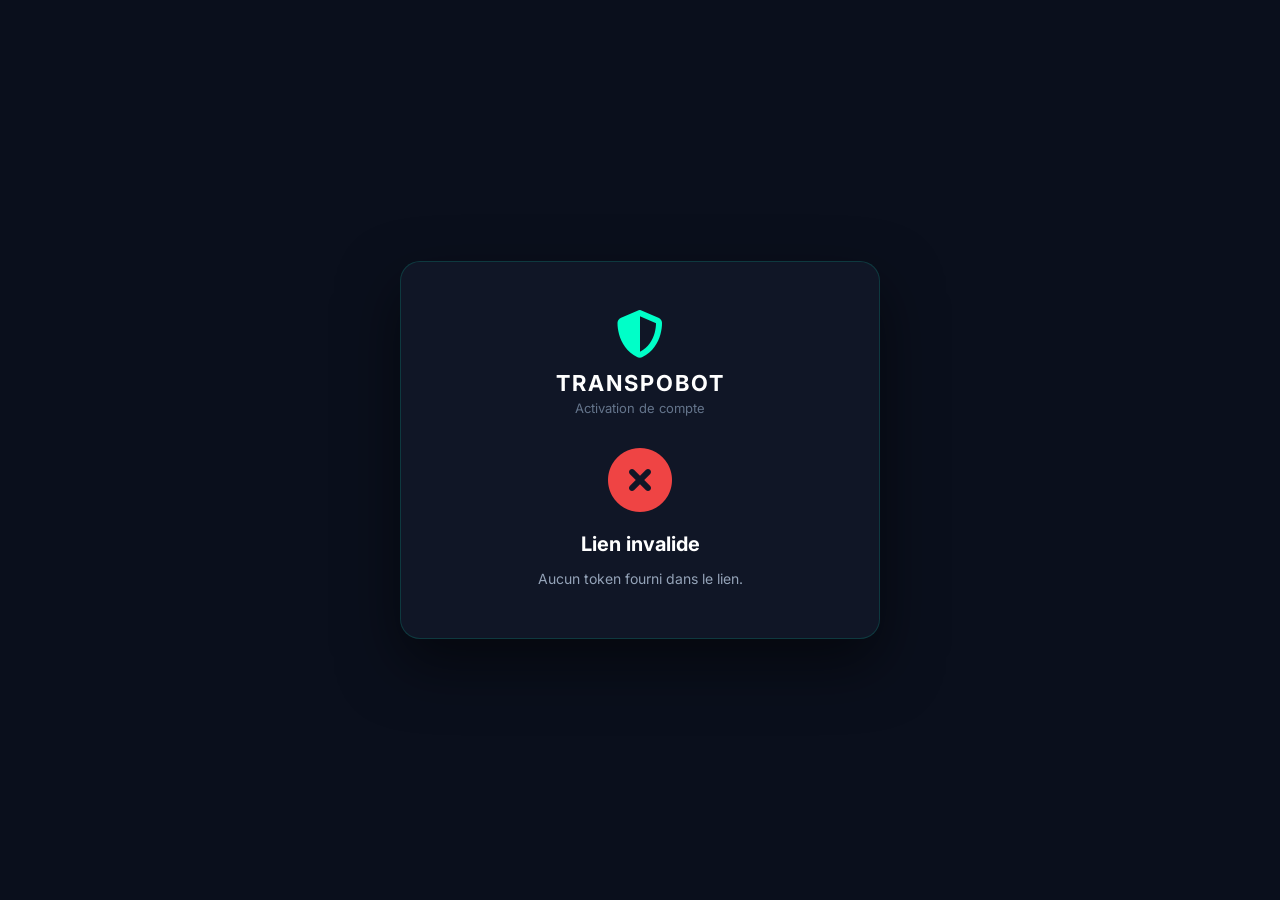
<file: frontend/activation.html>
<!DOCTYPE html>
<html lang="fr">
<head>
    <meta charset="UTF-8">
    <meta name="viewport" content="width=device-width, initial-scale=1.0">
    <title>TranspoBot — Activation de Compte</title>
    <link rel="stylesheet" href="https://cdnjs.cloudflare.com/ajax/libs/font-awesome/6.5.0/css/all.min.css">
    <style>
        @import url('https://fonts.googleapis.com/css2?family=Inter:wght@400;500;600;700&display=swap');

        * { margin: 0; padding: 0; box-sizing: border-box; }

        body {
            font-family: 'Inter', sans-serif;
            background: #0a0f1c;
            color: #e0e6ed;
            min-height: 100vh;
            display: flex;
            align-items: center;
            justify-content: center;
            padding: 20px;
        }

        /* Matrix rain background */
        .matrix-bg {
            position: fixed; top: 0; left: 0; width: 100%; height: 100%;
            z-index: 0; opacity: 0.06;
            background: repeating-linear-gradient(
                0deg, transparent, transparent 2px, rgba(0,255,200,.03) 2px, rgba(0,255,200,.03) 4px
            );
        }

        .container {
            position: relative; z-index: 1;
            max-width: 480px; width: 100%;
            background: rgba(17, 24, 39, 0.95);
            border-radius: 20px;
            border: 1px solid rgba(0, 255, 200, 0.15);
            padding: 48px 40px;
            box-shadow: 0 25px 60px rgba(0, 0, 0, 0.5);
        }

        .logo {
            text-align: center;
            margin-bottom: 32px;
        }
        .logo i {
            font-size: 48px;
            color: #00ffc8;
            margin-bottom: 12px;
            display: block;
        }
        .logo h1 {
            font-size: 22px;
            font-weight: 700;
            color: #fff;
            letter-spacing: 2px;
        }
        .logo p {
            font-size: 13px;
            color: #64748b;
            margin-top: 4px;
        }

        /* States */
        .state { display: none; }
        .state.active { display: block; }

        /* Form */
        .field { margin-bottom: 20px; }
        .field label {
            display: block;
            font-size: 12px;
            font-weight: 600;
            color: #94a3b8;
            text-transform: uppercase;
            letter-spacing: 1px;
            margin-bottom: 8px;
        }
        .field input {
            width: 100%;
            padding: 14px 16px;
            background: rgba(15, 23, 42, 0.8);
            border: 1px solid #1e293b;
            border-radius: 10px;
            color: #e2e8f0;
            font-size: 15px;
            font-family: 'Inter', sans-serif;
            transition: border 0.3s;
        }
        .field input:focus {
            outline: none;
            border-color: #00ffc8;
            box-shadow: 0 0 0 3px rgba(0, 255, 200, 0.1);
        }

        /* Password strength */
        .password-rules {
            margin: 12px 0 20px;
            padding: 12px 16px;
            background: rgba(15, 23, 42, 0.6);
            border-radius: 8px;
            border: 1px solid #1e293b;
        }
        .rule {
            font-size: 12px;
            color: #64748b;
            padding: 3px 0;
            transition: color 0.3s;
        }
        .rule.valid { color: #00ffc8; }
        .rule i { width: 16px; margin-right: 6px; }

        /* Button */
        .btn {
            width: 100%;
            padding: 16px;
            border: none;
            border-radius: 10px;
            font-family: 'Inter', sans-serif;
            font-size: 15px;
            font-weight: 600;
            cursor: pointer;
            transition: all 0.3s;
        }
        .btn-primary {
            background: linear-gradient(135deg, #00ffc8, #00b894);
            color: #0a0f1c;
        }
        .btn-primary:hover:not(:disabled) {
            transform: translateY(-2px);
            box-shadow: 0 8px 25px rgba(0, 255, 200, 0.3);
        }
        .btn:disabled {
            opacity: 0.5;
            cursor: not-allowed;
        }

        /* Messages */
        .msg-error {
            background: rgba(239, 68, 68, 0.1);
            border: 1px solid rgba(239, 68, 68, 0.3);
            color: #fca5a5;
            padding: 12px 16px;
            border-radius: 8px;
            font-size: 13px;
            margin-bottom: 16px;
            display: none;
        }

        .msg-success {
            text-align: center;
        }
        .msg-success i {
            font-size: 64px;
            color: #00ffc8;
            margin-bottom: 20px;
            display: block;
        }
        .msg-success h2 {
            font-size: 20px;
            color: #fff;
            margin-bottom: 12px;
        }
        .msg-success p {
            font-size: 14px;
            color: #94a3b8;
            line-height: 1.6;
            margin-bottom: 24px;
        }
        .msg-success .btn {
            text-decoration: none;
            display: inline-block;
            width: auto;
            padding: 14px 32px;
        }

        /* Invalid token state */
        .msg-invalid {
            text-align: center;
        }
        .msg-invalid i {
            font-size: 64px;
            color: #ef4444;
            margin-bottom: 20px;
            display: block;
        }
        .msg-invalid h2 {
            font-size: 20px;
            color: #fff;
            margin-bottom: 12px;
        }
        .msg-invalid p {
            font-size: 14px;
            color: #94a3b8;
            line-height: 1.6;
        }

        /* Toggle password visibility */
        .password-wrapper {
            position: relative;
        }
        .password-wrapper input {
            padding-right: 48px;
        }
        .toggle-pwd {
            position: absolute;
            right: 14px;
            top: 50%;
            transform: translateY(-50%);
            background: none;
            border: none;
            color: #64748b;
            cursor: pointer;
            font-size: 16px;
        }
    </style>
</head>
<body>
    <div class="matrix-bg"></div>

    <div class="container">
        <div class="logo">
            <i class="fa fa-shield-halved"></i>
            <h1>TRANSPOBOT</h1>
            <p>Activation de compte</p>
        </div>

        <!-- STATE: Loading -->
        <div id="state-loading" class="state active" style="text-align:center; padding: 40px 0;">
            <i class="fa fa-circle-notch fa-spin" style="font-size:32px; color:#00ffc8;"></i>
            <p style="margin-top:16px; color:#94a3b8;">Vérification du lien en cours…</p>
        </div>

        <!-- STATE: Form -->
        <div id="state-form" class="state">
            <p style="font-size:14px; color:#94a3b8; margin-bottom:24px; text-align:center;">
                Définissez votre mot de passe personnel pour accéder à TranspoBot.
            </p>

            <div id="form-error" class="msg-error"></div>

            <div class="field">
                <label>Mot de passe</label>
                <div class="password-wrapper">
                    <input type="password" id="password" placeholder="Choisissez un mot de passe sécurisé">
                    <button type="button" class="toggle-pwd" onclick="togglePwd('password')"><i class="fa fa-eye"></i></button>
                </div>
            </div>

            <div class="field">
                <label>Confirmer le mot de passe</label>
                <div class="password-wrapper">
                    <input type="password" id="password-confirm" placeholder="Retapez votre mot de passe">
                    <button type="button" class="toggle-pwd" onclick="togglePwd('password-confirm')"><i class="fa fa-eye"></i></button>
                </div>
            </div>

            <div class="password-rules">
                <div class="rule" id="rule-length"><i class="fa fa-circle"></i> Minimum 8 caractères</div>
                <div class="rule" id="rule-upper"><i class="fa fa-circle"></i> Au moins 1 majuscule</div>
                <div class="rule" id="rule-number"><i class="fa fa-circle"></i> Au moins 1 chiffre</div>
                <div class="rule" id="rule-special"><i class="fa fa-circle"></i> Au moins 1 caractère spécial (!@#$...)</div>
                <div class="rule" id="rule-match"><i class="fa fa-circle"></i> Les deux mots de passe correspondent</div>
            </div>

            <button class="btn btn-primary" id="btn-activate" onclick="doActivate()" disabled>
                <i class="fa fa-check-circle"></i>&nbsp; Activer mon compte
            </button>
        </div>

        <!-- STATE: Success -->
        <div id="state-success" class="state">
            <div class="msg-success">
                <i class="fa fa-check-circle"></i>
                <h2>Compte activé !</h2>
                <p>Votre mot de passe a été défini avec succès.<br>Vous pouvez maintenant vous connecter avec votre email et votre nouveau mot de passe.</p>
                <a href="/" class="btn btn-primary">
                    <i class="fa fa-arrow-right"></i>&nbsp; Aller à la page de connexion
                </a>
            </div>
        </div>

        <!-- STATE: Invalid Token -->
        <div id="state-invalid" class="state">
            <div class="msg-invalid">
                <i class="fa fa-times-circle"></i>
                <h2>Lien invalide</h2>
                <p id="invalid-message">Ce lien d'activation est invalide ou a expiré.<br>Contactez votre administrateur pour recevoir un nouveau lien.</p>
            </div>
        </div>
    </div>

    <script>
        const API = window.location.origin;
        const params = new URLSearchParams(window.location.search);
        const TOKEN = params.get('token');

        // ─── Init ───
        window.addEventListener('DOMContentLoaded', () => {
            if (!TOKEN) {
                showState('invalid');
                document.getElementById('invalid-message').textContent = 'Aucun token fourni dans le lien.';
                return;
            }
            // Show the form directly — we validate the token server-side on submit
            showState('form');

            // Live password validation
            document.getElementById('password').addEventListener('input', checkRules);
            document.getElementById('password-confirm').addEventListener('input', checkRules);

            // Enter key
            document.getElementById('password-confirm').addEventListener('keydown', e => {
                if (e.key === 'Enter' && !document.getElementById('btn-activate').disabled) doActivate();
            });
        });

        function showState(name) {
            document.querySelectorAll('.state').forEach(s => s.classList.remove('active'));
            document.getElementById(`state-${name}`).classList.add('active');
        }

        function togglePwd(id) {
            const input = document.getElementById(id);
            const icon = input.nextElementSibling.querySelector('i');
            if (input.type === 'password') {
                input.type = 'text';
                icon.classList.replace('fa-eye', 'fa-eye-slash');
            } else {
                input.type = 'password';
                icon.classList.replace('fa-eye-slash', 'fa-eye');
            }
        }

        function checkRules() {
            const pwd = document.getElementById('password').value;
            const confirm = document.getElementById('password-confirm').value;

            const rules = {
                'rule-length':  pwd.length >= 8,
                'rule-upper':   /[A-Z]/.test(pwd),
                'rule-number':  /[0-9]/.test(pwd),
                'rule-special': /[!@#$%^&*(),.?":{}|<>]/.test(pwd),
                'rule-match':   pwd.length > 0 && pwd === confirm
            };

            let allValid = true;
            for (const [id, valid] of Object.entries(rules)) {
                const el = document.getElementById(id);
                const icon = el.querySelector('i');
                if (valid) {
                    el.classList.add('valid');
                    icon.classList.replace('fa-circle', 'fa-check-circle');
                } else {
                    el.classList.remove('valid');
                    icon.classList.replace('fa-check-circle', 'fa-circle');
                    allValid = false;
                }
            }

            document.getElementById('btn-activate').disabled = !allValid;
        }

        async function doActivate() {
            const pwd = document.getElementById('password').value;
            const confirm = document.getElementById('password-confirm').value;
            const btn = document.getElementById('btn-activate');
            const errEl = document.getElementById('form-error');
            errEl.style.display = 'none';

            if (pwd !== confirm) {
                errEl.textContent = 'Les deux mots de passe ne correspondent pas.';
                errEl.style.display = 'block';
                return;
            }

            btn.innerHTML = '<i class="fa fa-circle-notch fa-spin"></i>&nbsp; Activation en cours…';
            btn.disabled = true;

            try {
                const res = await fetch(`${API}/api/auth/activate`, {
                    method: 'POST',
                    headers: { 'Content-Type': 'application/json' },
                    body: JSON.stringify({ token: TOKEN, password: pwd })
                });
                const data = await res.json();

                if (!res.ok) {
                    if (res.status === 400) {
                        // Token invalide ou expiré
                        document.getElementById('invalid-message').textContent = data.detail;
                        showState('invalid');
                    } else {
                        errEl.textContent = data.detail || 'Erreur lors de l\'activation.';
                        errEl.style.display = 'block';
                    }
                    return;
                }

                showState('success');
            } catch (e) {
                errEl.textContent = 'Impossible de contacter le serveur.';
                errEl.style.display = 'block';
            } finally {
                btn.innerHTML = '<i class="fa fa-check-circle"></i>&nbsp; Activer mon compte';
                btn.disabled = false;
            }
        }
    </script>
</body>
</html>
</file>
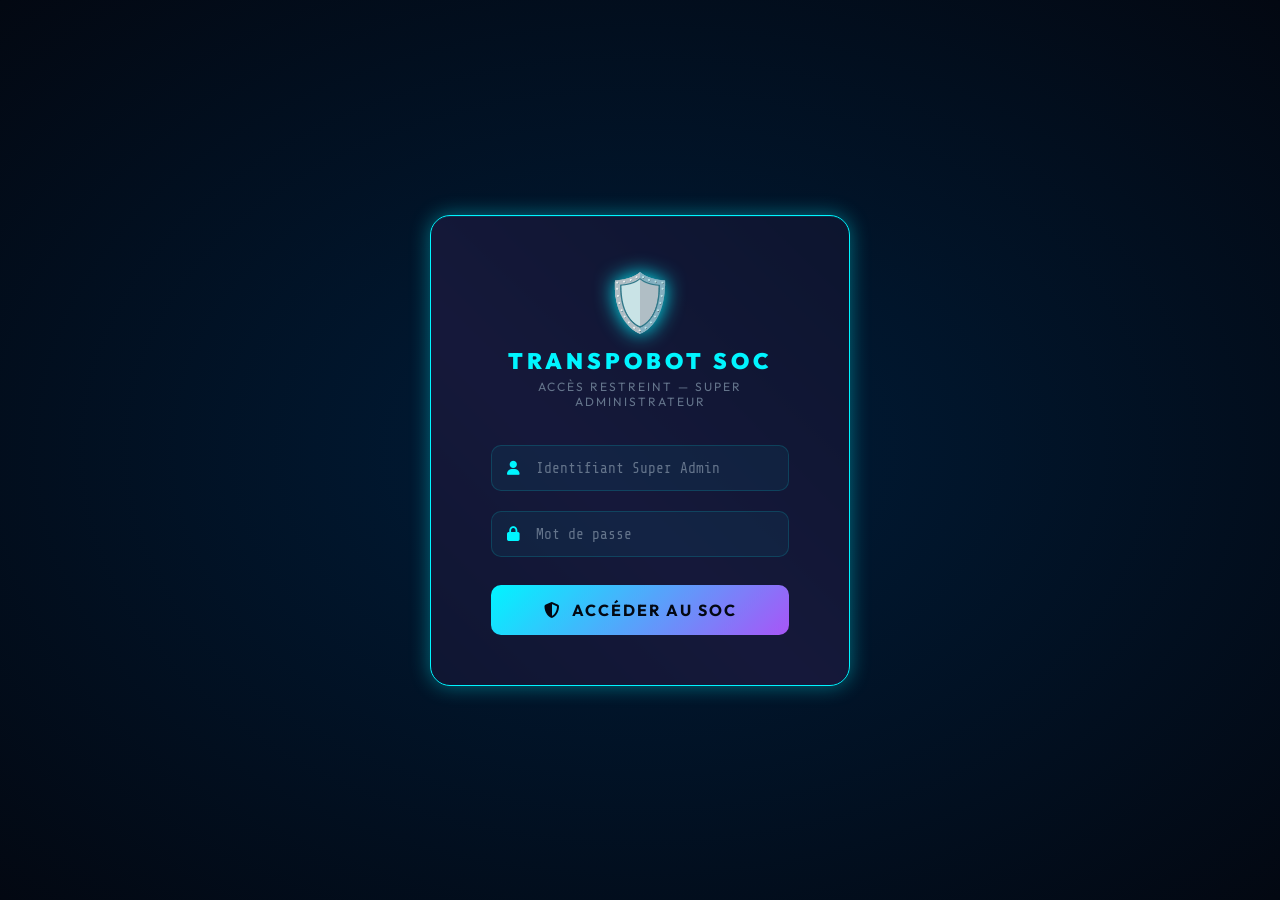
<file: frontend/superadmin.html>
<!DOCTYPE html>
<html lang="fr">
<head>
    <meta charset="UTF-8">
    <meta name="viewport" content="width=device-width, initial-scale=1.0">
    <title>TranspoBot — Super Admin SOC</title>
    <meta name="description" content="Interface de supervision sécurisée TranspoBot — Accès Super Administrateur uniquement.">
    <link rel="icon" href="data:image/svg+xml,<svg xmlns='http://www.w3.org/2000/svg' viewBox='0 0 100 100'><text y='.9em' font-size='90'>🛡️</text></svg>">
    <link rel="preconnect" href="https://fonts.googleapis.com">
    <link href="https://fonts.googleapis.com/css2?family=Share+Tech+Mono&family=Outfit:wght@300;400;600;700;900&display=swap" rel="stylesheet">
    <link rel="stylesheet" href="https://cdnjs.cloudflare.com/ajax/libs/font-awesome/6.5.0/css/all.min.css">
    <style>
        :root {
            --bg-deep: #030812;
            --bg-card: rgba(6, 18, 38, 0.85);
            --bg-card-hover: rgba(10, 28, 58, 0.9);
            --accent-cyan: #00f5ff;
            --accent-green: #00ff88;
            --accent-red: #ff2855;
            --accent-orange: #ff8c00;
            --accent-purple: #a855f7;
            --accent-blue: #3b82f6;
            --text-primary: #e2e8f0;
            --text-muted: #64748b;
            --border: rgba(0, 245, 255, 0.15);
            --glow-cyan: 0 0 20px rgba(0, 245, 255, 0.4);
            --glow-red: 0 0 20px rgba(255, 40, 85, 0.5);
            --glow-green: 0 0 20px rgba(0, 255, 136, 0.4);
        }

        * { margin: 0; padding: 0; box-sizing: border-box; }
        
        body {
            font-family: 'Outfit', sans-serif;
            background: var(--bg-deep);
            color: var(--text-primary);
            min-height: 100vh;
            overflow-x: hidden;
        }

        /* ─── CANVAS MATRIX BACKGROUND ─── */
        #matrix-canvas {
            position: fixed;
            top: 0; left: 0;
            width: 100%; height: 100%;
            z-index: 0;
            opacity: 0.035;   /* Réduit pour ne pas gêner la lisibilité */
            pointer-events: none;
        }

        /* ─── LOGIN SCREEN ─── */
        #login-screen {
            position: fixed; inset: 0;
            z-index: 1000;
            display: flex;
            align-items: center;
            justify-content: center;
            background: radial-gradient(ellipse at center, rgba(0,30,60,0.95) 0%, rgba(3,8,18,0.99) 100%);
            transition: opacity 0.8s ease, transform 0.8s ease;
        }
        #login-screen.hidden {
            opacity: 0;
            pointer-events: none;
            transform: scale(1.05);
        }
        #login-screen.gone { display: none !important; }

        .login-box {
            background: rgba(6, 18, 38, 0.9);
            border: 1px solid var(--accent-cyan);
            border-radius: 20px;
            padding: 50px 60px;
            width: 420px;
            text-align: center;
            box-shadow: var(--glow-cyan), inset 0 1px 0 rgba(0,245,255,0.1);
            animation: loginPulse 3s ease-in-out infinite;
            position: relative;
            overflow: hidden;
        }
        
        .login-box::before {
            content: '';
            position: absolute;
            top: -2px; left: -2px; right: -2px; bottom: -2px;
            background: linear-gradient(45deg, var(--accent-cyan), transparent, var(--accent-purple), transparent, var(--accent-cyan));
            border-radius: 22px;
            z-index: -1;
            animation: borderRotate 4s linear infinite;
            background-size: 400% 400%;
        }
        
        @keyframes borderRotate {
            0% { background-position: 0% 50%; }
            50% { background-position: 100% 50%; }
            100% { background-position: 0% 50%; }
        }

        @keyframes loginPulse {
            0%, 100% { box-shadow: var(--glow-cyan), inset 0 1px 0 rgba(0,245,255,0.1); }
            50% { box-shadow: 0 0 40px rgba(0, 245, 255, 0.6), inset 0 1px 0 rgba(0,245,255,0.2); }
        }

        .login-shield {
            font-size: 3.5rem;
            margin-bottom: 10px;
            display: block;
            animation: shieldSpin 8s linear infinite;
            filter: drop-shadow(0 0 10px var(--accent-cyan));
        }
        @keyframes shieldSpin {
            0%, 100% { transform: rotate(-5deg); filter: drop-shadow(0 0 10px var(--accent-cyan)); }
            50% { transform: rotate(5deg); filter: drop-shadow(0 0 20px var(--accent-cyan)); }
        }

        .login-title {
            font-size: 1.4rem;
            font-weight: 900;
            color: var(--accent-cyan);
            letter-spacing: 4px;
            text-transform: uppercase;
            margin-bottom: 4px;
        }
        .login-sub {
            font-size: 0.75rem;
            color: var(--text-muted);
            letter-spacing: 2px;
            text-transform: uppercase;
            margin-bottom: 36px;
        }

        .login-field {
            position: relative;
            margin-bottom: 20px;
        }
        .login-field i {
            position: absolute;
            left: 16px;
            top: 50%;
            transform: translateY(-50%);
            color: var(--accent-cyan);
            font-size: 0.9rem;
        }
        .login-field input {
            width: 100%;
            background: rgba(0, 245, 255, 0.05);
            border: 1px solid var(--border);
            border-radius: 10px;
            padding: 14px 14px 14px 44px;
            color: var(--text-primary);
            font-family: 'Share Tech Mono', monospace;
            font-size: 0.9rem;
            outline: none;
            transition: all 0.3s;
        }
        .login-field input:focus {
            border-color: var(--accent-cyan);
            box-shadow: 0 0 15px rgba(0, 245, 255, 0.2);
            background: rgba(0, 245, 255, 0.08);
        }
        .login-field input::placeholder { color: var(--text-muted); }

        #login-btn {
            width: 100%;
            padding: 15px;
            background: linear-gradient(135deg, var(--accent-cyan), var(--accent-purple));
            border: none;
            border-radius: 10px;
            color: var(--bg-deep);
            font-family: 'Outfit', sans-serif;
            font-weight: 700;
            font-size: 1rem;
            letter-spacing: 2px;
            cursor: pointer;
            transition: all 0.3s;
            text-transform: uppercase;
            margin-top: 8px;
            position: relative;
            overflow: hidden;
        }
        #login-btn::after {
            content: '';
            position: absolute;
            inset: 0;
            background: linear-gradient(135deg, transparent, rgba(255,255,255,0.2), transparent);
            transform: translateX(-100%);
            transition: transform 0.4s;
        }
        #login-btn:hover::after { transform: translateX(100%); }
        #login-btn:hover { transform: translateY(-2px); box-shadow: 0 8px 30px rgba(0,245,255,0.4); }
        #login-btn:active { transform: translateY(0); }

        #login-error {
            margin-top: 16px;
            padding: 10px;
            background: rgba(255, 40, 85, 0.15);
            border: 1px solid var(--accent-red);
            border-radius: 8px;
            color: var(--accent-red);
            font-size: 0.82rem;
            display: none;
            animation: shakeFade 0.4s ease;
        }
        @keyframes shakeFade {
            0% { transform: translateX(-6px); opacity: 0; }
            25% { transform: translateX(6px); }
            50% { transform: translateX(-3px); }
            100% { transform: translateX(0); opacity: 1; }
        }

        /* ─── MAIN DASHBOARD ─── */
        #dashboard {
            position: relative;
            z-index: 1;
            display: none;
            min-height: 100vh;
            flex-direction: column;
            animation: fadeInDash 0.5s ease;
        }
        @keyframes fadeInDash {
            from { opacity: 0; transform: translateY(8px); }
            to   { opacity: 1; transform: translateY(0); }
        }
        #dashboard.visible { display: flex; }

        /* Fix select dropdown contrast */
        .soc-select option {
            background: #0d1b2a;
            color: var(--text-primary);
        }

        /* HEADER */
        .soc-header {
            display: flex;
            align-items: center;
            justify-content: space-between;
            padding: 16px 32px;
            background: rgba(3, 8, 18, 0.9);
            border-bottom: 1px solid var(--border);
            backdrop-filter: blur(20px);
            position: sticky;
            top: 0;
            z-index: 100;
        }
        .soc-logo {
            display: flex;
            align-items: center;
            gap: 14px;
        }
        .soc-logo-icon {
            width: 42px; height: 42px;
            background: linear-gradient(135deg, var(--accent-cyan), var(--accent-purple));
            border-radius: 10px;
            display: flex;
            align-items: center;
            justify-content: center;
            font-size: 1.1rem;
            color: var(--bg-deep);
        }
        .soc-logo-text { font-size: 1.1rem; font-weight: 900; color: var(--accent-cyan); letter-spacing: 2px; text-transform: uppercase; }
        .soc-logo-sub { font-size: 0.65rem; color: var(--text-muted); letter-spacing: 3px; text-transform: uppercase; }

        .soc-header-right { display: flex; align-items: center; gap: 20px; }
        .live-indicator {
            display: flex;
            align-items: center;
            gap: 8px;
            font-size: 0.78rem;
            color: var(--accent-green);
            font-family: 'Share Tech Mono', monospace;
            letter-spacing: 1px;
        }
        .live-dot {
            width: 8px; height: 8px;
            background: var(--accent-green);
            border-radius: 50%;
            animation: livePulse 1.2s ease-in-out infinite;
        }
        @keyframes livePulse {
            0%, 100% { box-shadow: 0 0 0 0 rgba(0, 255, 136, 0.6); }
            50% { box-shadow: 0 0 0 8px rgba(0, 255, 136, 0); }
        }
        #current-time {
            font-family: 'Share Tech Mono', monospace;
            font-size: 0.85rem;
            color: var(--accent-cyan);
            letter-spacing: 2px;
        }
        #logout-btn {
            background: transparent;
            border: 1px solid var(--accent-red);
            color: var(--accent-red);
            padding: 8px 18px;
            border-radius: 8px;
            cursor: pointer;
            font-size: 0.8rem;
            font-weight: 600;
            letter-spacing: 1px;
            text-transform: uppercase;
            transition: all 0.3s;
        }
        #logout-btn:hover { background: rgba(255,40,85,0.15); box-shadow: var(--glow-red); }

        /* NAV TABS */
        .soc-nav {
            display: flex;
            gap: 4px;
            padding: 16px 32px 0;
            background: rgba(3, 8, 18, 0.5);
            border-bottom: 1px solid var(--border);
        }
        .soc-tab {
            padding: 10px 22px;
            border: none;
            background: transparent;
            color: var(--text-muted);
            font-family: 'Outfit', sans-serif;
            font-size: 0.85rem;
            font-weight: 600;
            letter-spacing: 1px;
            cursor: pointer;
            border-bottom: 2px solid transparent;
            transition: all 0.3s;
            text-transform: uppercase;
            display: flex;
            align-items: center;
            gap: 8px;
        }
        .soc-tab:hover { color: var(--text-primary); }
        .soc-tab.active { color: var(--accent-cyan); border-bottom-color: var(--accent-cyan); }

        /* CONTENT */
        .soc-content { padding: 28px 32px; flex: 1; }
        .soc-page { display: none; animation: fadeInUp 0.4s ease; }
        .soc-page.active { display: block; }
        @keyframes fadeInUp {
            from { opacity: 0; transform: translateY(16px); }
            to { opacity: 1; transform: translateY(0); }
        }

        /* STAT CARDS */
        .stats-grid {
            display: grid;
            grid-template-columns: repeat(auto-fit, minmax(220px, 1fr));
            gap: 18px;
            margin-bottom: 28px;
        }
        .stat-card {
            background: var(--bg-card);
            border: 1px solid var(--border);
            border-radius: 14px;
            padding: 22px;
            position: relative;
            overflow: hidden;
            transition: all 0.35s ease;
            cursor: default;
        }
        .stat-card::before {
            content: '';
            position: absolute;
            top: 0; left: 0; right: 0;
            height: 2px;
            background: linear-gradient(90deg, transparent, var(--card-color, var(--accent-cyan)), transparent);
        }
        .stat-card:hover {
            transform: translateY(-4px);
            border-color: var(--card-color, var(--accent-cyan));
            box-shadow: 0 8px 32px rgba(0,0,0,0.4);
        }
        .stat-card-header { display: flex; justify-content: space-between; align-items: flex-start; margin-bottom: 16px; }
        .stat-card-icon {
            width: 44px; height: 44px;
            border-radius: 10px;
            display: flex;
            align-items: center;
            justify-content: center;
            font-size: 1.1rem;
            background: rgba(0, 245, 255, 0.1);
            color: var(--card-color, var(--accent-cyan));
        }
        .stat-card-badge {
            font-size: 0.7rem;
            padding: 3px 10px;
            border-radius: 20px;
            font-weight: 600;
            background: rgba(0,255,136,0.1);
            color: var(--accent-green);
            border: 1px solid rgba(0,255,136,0.3);
        }
        .stat-card-value {
            font-size: 2.4rem;
            font-weight: 900;
            color: var(--text-primary);
            line-height: 1;
            margin-bottom: 6px;
            font-family: 'Share Tech Mono', monospace;
        }
        .stat-card-label { font-size: 0.78rem; color: var(--text-muted); text-transform: uppercase; letter-spacing: 1px; }

        /* TABLES */
        .soc-card {
            background: var(--bg-card);
            border: 1px solid var(--border);
            border-radius: 14px;
            overflow: hidden;
            margin-bottom: 24px;
        }
        .soc-card-header {
            display: flex;
            align-items: center;
            justify-content: space-between;
            padding: 18px 24px;
            border-bottom: 1px solid var(--border);
        }
        .soc-card-title { font-size: 0.95rem; font-weight: 700; color: var(--text-primary); display: flex; align-items: center; gap: 10px; }
        .soc-card-title i { color: var(--accent-cyan); }
        .soc-card-count {
            font-family: 'Share Tech Mono', monospace;
            font-size: 0.78rem;
            color: var(--text-muted);
            background: rgba(0,245,255,0.08);
            padding: 4px 12px;
            border-radius: 20px;
            border: 1px solid var(--border);
        }

        .soc-table-wrap { overflow-x: auto; }
        .soc-table { width: 100%; border-collapse: collapse; font-size: 0.83rem; }
        .soc-table th {
            padding: 12px 20px;
            text-align: left;
            font-size: 0.72rem;
            font-weight: 700;
            text-transform: uppercase;
            letter-spacing: 1.5px;
            color: var(--text-muted);
            border-bottom: 1px solid var(--border);
            background: rgba(0,245,255,0.03);
        }
        .soc-table td {
            padding: 13px 20px;
            border-bottom: 1px solid rgba(255,255,255,0.04);
            font-family: 'Share Tech Mono', monospace;
            font-size: 0.8rem;
            color: var(--text-primary);
            vertical-align: middle;
        }
        .soc-table tr:hover td { background: rgba(0,245,255,0.04); }
        .soc-table tr:last-child td { border-bottom: none; }

        /* BADGES BY TYPE */
        .badge {
            display: inline-flex;
            align-items: center;
            gap: 5px;
            padding: 3px 10px;
            border-radius: 20px;
            font-size: 0.7rem;
            font-weight: 700;
            text-transform: uppercase;
            letter-spacing: 1px;
            font-family: 'Outfit', sans-serif;
        }
        .badge.danger { background: rgba(255,40,85,0.15); color: var(--accent-red); border: 1px solid rgba(255,40,85,0.3); }
        .badge.warning { background: rgba(255,140,0,0.15); color: var(--accent-orange); border: 1px solid rgba(255,140,0,0.3); }
        .badge.success { background: rgba(0,255,136,0.1); color: var(--accent-green); border: 1px solid rgba(0,255,136,0.25); }
        .badge.info { background: rgba(0,245,255,0.1); color: var(--accent-cyan); border: 1px solid rgba(0,245,255,0.25); }
        .badge.purple { background: rgba(168,85,247,0.15); color: var(--accent-purple); border: 1px solid rgba(168,85,247,0.3); }

        /* SEARCH & FILTERS */
        .soc-filters {
            display: flex;
            gap: 12px;
            padding: 14px 24px;
            border-bottom: 1px solid var(--border);
            background: rgba(0,0,0,0.2);
        }
        .soc-search {
            flex: 1;
            position: relative;
        }
        .soc-search i {
            position: absolute;
            left: 14px;
            top: 50%;
            transform: translateY(-50%);
            color: var(--text-muted);
            font-size: 0.85rem;
        }
        .soc-search input, .soc-select {
            background: rgba(0,245,255,0.04);
            border: 1px solid var(--border);
            border-radius: 8px;
            padding: 9px 12px 9px 36px;
            color: var(--text-primary);
            font-size: 0.82rem;
            outline: none;
            width: 100%;
            transition: all 0.3s;
            font-family: 'Outfit', sans-serif;
        }
        .soc-select { padding-left: 12px; cursor: pointer; }
        .soc-search input:focus { border-color: var(--accent-cyan); background: rgba(0,245,255,0.07); }

        /* EMPTY STATE */
        .empty-state {
            text-align: center;
            padding: 60px 20px;
            color: var(--text-muted);
        }
        .empty-state i { font-size: 3rem; margin-bottom: 16px; display: block; opacity: 0.3; }

        /* LOADING SPINNER */
        .soc-loader {
            text-align: center;
            padding: 50px;
        }
        .soc-loader-ring {
            width: 48px; height: 48px;
            border: 3px solid rgba(0,245,255,0.2);
            border-top-color: var(--accent-cyan);
            border-radius: 50%;
            animation: spin 0.8s linear infinite;
            display: inline-block;
        }
        @keyframes spin { to { transform: rotate(360deg); } }

        /* REFRESH BUTTON */
        .soc-refresh {
            background: rgba(0,245,255,0.08);
            border: 1px solid var(--border);
            color: var(--accent-cyan);
            padding: 7px 16px;
            border-radius: 8px;
            cursor: pointer;
            font-size: 0.8rem;
            font-weight: 600;
            display: flex;
            align-items: center;
            gap: 6px;
            transition: all 0.3s;
        }
        .soc-refresh:hover { background: rgba(0,245,255,0.15); transform: translateY(-1px); }
        .soc-refresh.spinning i { animation: spin 0.6s linear infinite; }

        /* SECURITY EVENT TYPES */
        .event-type-pill {
            padding: 3px 10px;
            border-radius: 4px;
            font-size: 0.7rem;
            font-weight: 700;
            font-family: 'Share Tech Mono', monospace;
            text-transform: uppercase;
        }

        /* SECTION TITLE */
        .section-title {
            display: flex;
            align-items: center;
            gap: 12px;
            margin-bottom: 20px;
        }
        .section-title h2 {
            font-size: 1.3rem;
            font-weight: 700;
            color: var(--text-primary);
        }
        .section-title-bar {
            flex: 1;
            height: 1px;
            background: linear-gradient(90deg, var(--border), transparent);
        }

        /* AI QUERY CARD */
        .ai-query-text {
            max-width: 280px;
            white-space: nowrap;
            overflow: hidden;
            text-overflow: ellipsis;
            color: var(--text-primary);
        }
        .sql-snippet {
            max-width: 320px;
            white-space: nowrap;
            overflow: hidden;
            text-overflow: ellipsis;
            color: var(--accent-cyan);
            font-size: 0.75rem;
        }
        .response-time-bar {
            display: flex;
            align-items: center;
            gap: 8px;
        }
        .time-bar-fill {
            height: 4px;
            border-radius: 2px;
            background: linear-gradient(90deg, var(--accent-green), var(--accent-cyan));
            min-width: 4px;
            max-width: 100px;
            transition: width 0.5s ease;
        }

        /* DONUT CHART APPROXIMATION */
        .mini-donut { display: flex; gap: 8px; flex-wrap: wrap; margin-top: 10px; }
        .mini-donut-item {
            display: flex; align-items: center; gap: 6px;
            font-size: 0.75rem; color: var(--text-muted);
        }
        .mini-donut-dot { width: 8px; height: 8px; border-radius: 50%; flex-shrink: 0; }

        /* SCROLL */
        ::-webkit-scrollbar { width: 6px; height: 6px; }
        ::-webkit-scrollbar-track { background: rgba(0,0,0,0.2); }
        ::-webkit-scrollbar-thumb { background: rgba(0,245,255,0.2); border-radius: 3px; }
        ::-webkit-scrollbar-thumb:hover { background: rgba(0,245,255,0.4); }

        /* ACTION BUTTONS (Gestion des Accès) */
        .soc-action-btn {
            background: rgba(0,0,0,0.3);
            border: 1px solid rgba(255,255,255,0.08);
            border-radius: 6px;
            padding: 6px 10px;
            cursor: pointer;
            font-size: 0.8rem;
            transition: all 0.2s;
        }
        .soc-action-btn:hover {
            background: rgba(255,255,255,0.08);
            transform: translateY(-1px);
        }
        .badge.warning {
            background: rgba(255, 140, 0, 0.15);
            color: var(--accent-orange);
            border: 1px solid rgba(255, 140, 0, 0.3);
        }
    </style>
</head>
<body>

<canvas id="matrix-canvas"></canvas>

<!-- ─── LOGIN SCREEN ─── -->
<div id="login-screen">
    <div class="login-box">
        <span class="login-shield">🛡️</span>
        <div class="login-title">TranspoBot SOC</div>
        <div class="login-sub">Accès restreint — Super Administrateur</div>
        <div class="login-field">
            <i class="fa fa-user"></i>
            <input type="text" id="sa-username" placeholder="Identifiant Super Admin" autocomplete="off">
        </div>
        <div class="login-field">
            <i class="fa fa-lock"></i>
            <input type="password" id="sa-password" placeholder="Mot de passe" autocomplete="off">
        </div>
        <button id="login-btn" onclick="doSuperLogin()">
            <i class="fa fa-shield-halved"></i>&nbsp; Accéder au SOC
        </button>
        <div id="login-error"></div>
    </div>
</div>

<!-- ─── DASHBOARD ─── -->
<div id="dashboard">
    <header class="soc-header">
        <div class="soc-logo">
            <div class="soc-logo-icon"><i class="fa fa-shield-halved"></i></div>
            <div>
                <div class="soc-logo-text">TranspoBot SOC</div>
                <div class="soc-logo-sub">Security Operations Center</div>
            </div>
        </div>
        <div class="soc-header-right">
            <div class="live-indicator">
                <div class="live-dot"></div>
                DONNÉES EN DIRECT
            </div>
            <div id="current-time">--:--:--</div>
            <button id="logout-btn" onclick="doLogout()">
                <i class="fa fa-right-from-bracket"></i> Déconnexion
            </button>
        </div>
    </header>

    <nav class="soc-nav">
        <button class="soc-tab active" onclick="switchTab('overview')" id="tab-overview">
            <i class="fa fa-gauge-high"></i> Vue d'ensemble
        </button>
        <button class="soc-tab" onclick="switchTab('security')" id="tab-security">
            <i class="fa fa-triangle-exclamation"></i> Journal Sécurité
        </button>
        <button class="soc-tab" onclick="switchTab('ai-logs')" id="tab-ai-logs">
            <i class="fa fa-robot"></i> Logs IA
        </button>
        <button class="soc-tab" onclick="switchTab('accounts')" id="tab-accounts">
            <i class="fa fa-user-gear"></i> Gestion des Accès
        </button>
    </nav>

    <div class="soc-content">
        <!-- OVERVIEW -->
        <div class="soc-page active" id="page-overview">
            <div class="section-title">
                <h2>Tableau de Bord Système</h2>
                <div class="section-title-bar"></div>
                <button class="soc-refresh" onclick="loadStats()" id="refresh-stats">
                    <i class="fa fa-arrows-rotate"></i> Actualiser
                </button>
            </div>
            <div class="stats-grid" id="stats-grid">
                <div class="soc-loader"><div class="soc-loader-ring"></div></div>
            </div>

            <div style="display:grid;grid-template-columns:1fr 1fr;gap:18px">
                <div class="soc-card" id="breakdown-trajets" style="display:none">
                    <div class="soc-card-header">
                        <div class="soc-card-title"><i class="fa fa-route"></i> Répartition des Trajets</div>
                    </div>
                    <div style="padding:20px" id="trajets-breakdown"></div>
                </div>
                <div class="soc-card" id="breakdown-vehicules" style="display:none">
                    <div class="soc-card-header">
                        <div class="soc-card-title"><i class="fa fa-bus"></i> Parc Véhicules</div>
                    </div>
                    <div style="padding:20px" id="vehicules-breakdown"></div>
                </div>
            </div>
        </div>

        <!-- SECURITY LOG -->
        <div class="soc-page" id="page-security">
            <div class="soc-card">
                <div class="soc-card-header">
                    <div class="soc-card-title"><i class="fa fa-shield-halved"></i> Journal de Sécurité</div>
                    <div style="display:flex;gap:10px;align-items:center">
                        <span class="soc-card-count" id="sec-log-count">0 événements</span>
                        <button class="soc-refresh" onclick="loadSecurityLog()" id="refresh-sec">
                            <i class="fa fa-arrows-rotate"></i> Actualiser
                        </button>
                    </div>
                </div>
                <div class="soc-filters">
                    <div class="soc-search">
                        <i class="fa fa-magnifying-glass"></i>
                        <input type="text" id="sec-filter" placeholder="Filtrer par IP, type, détail…" oninput="filterSecLog()">
                    </div>
                    <select class="soc-select" id="sec-type-filter" onchange="filterSecLog()" style="width:220px">
                        <option value="">Tous les types</option>
                        <option value="USER_LOGIN">✅ Connexion gestionnaire</option>
                        <option value="FAILED_LOGIN">Connexion échouée</option>
                        <option value="BRUTE_FORCE_BLOCKED">Brute Force bloqué</option>
                        <option value="SUPERADMIN">Super Admin</option>
                        <option value="JWT_EXPIRED">Token expiré</option>
                        <option value="JWT_INVALID">Token invalide</option>
                        <option value="RBAC_DENIED">Accès refusé (rôle)</option>
                        <option value="SQL_INJECTION_ATTEMPT">Injection SQL</option>
                        <option value="AI_WRITE_ATTEMPT">⚠️ Tentative modification IA</option>
                        <option value="DATA_LEAK_PREVENTED">Fuite de données évitée</option>
                        <option value="BLOCKED_QUERY">Requête bloquée</option>
                    </select>
                </div>
                <div class="soc-table-wrap">
                    <table class="soc-table">
                        <thead>
                            <tr>
                                <th>Horodatage</th>
                                <th>Adresse IP</th>
                                <th>Localisation</th>
                                <th>Type d'Événement</th>
                                <th>Détails</th>
                            </tr>
                        </thead>
                        <tbody id="sec-log-body">
                            <tr><td colspan="4"><div class="soc-loader"><div class="soc-loader-ring"></div></div></td></tr>
                        </tbody>
                    </table>
                </div>
            </div>
        </div>

        <!-- AI LOGS -->
        <div class="soc-page" id="page-ai-logs">
            <div class="soc-card">
                <div class="soc-card-header">
                    <div class="soc-card-title"><i class="fa fa-robot"></i> Requêtes IA — Historique</div>
                    <div style="display:flex;gap:10px;align-items:center">
                        <span class="soc-card-count" id="ai-log-count">0 requêtes</span>
                        <button class="soc-refresh" onclick="loadAiLogs()" id="refresh-ai">
                            <i class="fa fa-arrows-rotate"></i> Actualiser
                        </button>
                    </div>
                </div>
                <div class="soc-filters">
                    <div class="soc-search">
                        <i class="fa fa-magnifying-glass"></i>
                        <input type="text" id="ai-filter" placeholder="Filtrer par gestionnaire, question, SQL…" oninput="filterAiLogs()">
                    </div>
                </div>
                <div class="soc-table-wrap">
                    <table class="soc-table">
                        <thead>
                            <tr>
                                <th>Gestionnaire</th>
                                <th>Question posée</th>
                                <th>SQL généré</th>
                                <th>Temps</th>
                                <th>Date / Heure</th>
                            </tr>
                        </thead>
                        <tbody id="ai-log-body">
                            <tr><td colspan="5"><div class="soc-loader"><div class="soc-loader-ring"></div></div></td></tr>
                        </tbody>
                    </table>
                </div>
            </div>
        </div>

        <!-- SESSIONS -->
        <div class="soc-page" id="page-sessions">
            <div class="soc-card">
                <div class="soc-card-header">
                    <div class="soc-card-title"><i class="fa fa-users"></i> Comptes Gestionnaires</div>
                    <div style="display:flex;gap:10px;align-items:center">
                        <button class="soc-refresh" onclick="loadSessions()" id="refresh-sess">
                            <i class="fa fa-arrows-rotate"></i> Actualiser
                        </button>
                    </div>
                </div>
                <div class="soc-table-wrap">
                    <table class="soc-table">
                        <thead>
                            <tr>
                                <th>Nom</th>
                                <th>Email</th>
                                <th>Rôle</th>
                                <th>Statut</th>
                                <th>Dernière connexion</th>
                                <th>Dernière activité IA</th>
                            </tr>
                        </thead>
                        <tbody id="sessions-body">
                            <tr><td colspan="6"><div class="soc-loader"><div class="soc-loader-ring"></div></div></td></tr>
                        </tbody>
                    </table>
                </div>
            </div>
        </div>

        <!-- GESTION DES ACCÈS -->
        <div class="soc-page" id="page-accounts">
            <div class="section-title">
                <h2><i class="fa fa-user-gear"></i> Gestion des Comptes</h2>
                <div class="section-title-bar"></div>
                <button class="soc-refresh" onclick="loadAccounts()">
                    <i class="fa fa-arrows-rotate"></i> Actualiser
                </button>
            </div>

            <!-- Formulaire de création -->
            <div class="soc-card" style="margin-bottom:24px">
                <div class="soc-card-header">
                    <div class="soc-card-title"><i class="fa fa-user-plus"></i> Créer un nouveau compte</div>
                </div>
                <div style="padding:20px">
                    <div id="create-msg" style="display:none;padding:10px 14px;border-radius:8px;margin-bottom:16px;font-size:0.85rem"></div>
                    <div style="display:grid;grid-template-columns:1fr 1fr auto auto;gap:14px;align-items:end">
                        <div>
                            <label style="display:block;font-size:0.72rem;color:var(--text-muted);text-transform:uppercase;letter-spacing:1px;margin-bottom:6px">Nom complet</label>
                            <input type="text" id="new-nom" placeholder="Ex: Mamadou DIOP" style="width:100%;padding:10px 14px;background:rgba(0,245,255,0.05);border:1px solid var(--border);border-radius:8px;color:var(--text-primary);font-family:'Outfit',sans-serif;font-size:0.9rem;outline:none">
                        </div>
                        <div>
                            <label style="display:block;font-size:0.72rem;color:var(--text-muted);text-transform:uppercase;letter-spacing:1px;margin-bottom:6px">Email</label>
                            <input type="email" id="new-email" placeholder="prenom.nom@esp.sn" style="width:100%;padding:10px 14px;background:rgba(0,245,255,0.05);border:1px solid var(--border);border-radius:8px;color:var(--text-primary);font-family:'Outfit',sans-serif;font-size:0.9rem;outline:none">
                        </div>
                        <div>
                            <label style="display:block;font-size:0.72rem;color:var(--text-muted);text-transform:uppercase;letter-spacing:1px;margin-bottom:6px">Rôle</label>
                            <select id="new-role" class="soc-select" style="padding:10px 14px;background:rgba(0,245,255,0.05);border:1px solid var(--border);border-radius:8px;color:var(--text-primary);font-family:'Outfit',sans-serif;font-size:0.9rem;outline:none;min-width:140px">
                                <option value="gestionnaire">Gestionnaire</option>
                                <option value="lecteur">Lecteur</option>
                            </select>
                        </div>
                        <button onclick="createAccount()" id="btn-create" style="padding:10px 22px;background:linear-gradient(135deg,var(--accent-cyan),var(--accent-green));border:none;border-radius:8px;color:var(--bg-deep);font-weight:700;cursor:pointer;font-size:0.85rem;white-space:nowrap;height:42px">
                            <i class="fa fa-paper-plane"></i> Créer et envoyer
                        </button>
                    </div>
                </div>
            </div>

            <!-- Liste des comptes -->
            <div class="soc-card">
                <div class="soc-card-header">
                    <div class="soc-card-title"><i class="fa fa-list-check"></i> Comptes existants</div>
                    <span class="total-badge" id="accounts-total">0</span>
                </div>
                <div class="soc-table-wrap">
                    <table class="soc-table">
                        <thead>
                            <tr>
                                <th>Nom</th>
                                <th>Email</th>
                                <th>Rôle</th>
                                <th>Statut</th>
                                <th>Actions</th>
                            </tr>
                        </thead>
                        <tbody id="accounts-body">
                            <tr><td colspan="5"><div class="soc-loader"><div class="soc-loader-ring"></div></div></td></tr>
                        </tbody>
                    </table>
                </div>
            </div>
        </div>
    </div>
</div>

<script>
// ─── GLOBAL STATE ───
const API = (window.location.hostname === '' || window.location.hostname === 'localhost' || window.location.hostname === '127.0.0.1')
    ? 'http://127.0.0.1:8000'
    : window.location.origin;

let SA_TOKEN = sessionStorage.getItem('sa_token') || null;
let allSecLogs = [];
let allAiLogs = [];
let clockInterval = null;
let autoRefreshInterval = null;
const AUTO_REFRESH_MS = 30000; // Actualisation silencieuse toutes les 30s
// Snapshot des dernières valeurs pour le diff silencieux
let _lastStats = null;

// ─── MATRIX CANVAS ANIMATION ───
(function initMatrix() {
    const canvas = document.getElementById('matrix-canvas');
    const ctx = canvas.getContext('2d');
    let cols, drops;

    function resize() {
        canvas.width = window.innerWidth;
        canvas.height = window.innerHeight;
        cols = Math.floor(canvas.width / 18);
        drops = Array(cols).fill(1);
    }

    function draw() {
        ctx.fillStyle = 'rgba(3, 8, 18, 0.07)';
        ctx.fillRect(0, 0, canvas.width, canvas.height);
        ctx.fillStyle = '#00f5ff';
        ctx.font = '13px Share Tech Mono';

        const chars = '01アイウエオカキクケコサシスセソタチツテトナニヌネノ';
        drops.forEach((y, i) => {
            const char = chars[Math.floor(Math.random() * chars.length)];
            ctx.fillText(char, i * 18, y * 18);
            if (y * 18 > canvas.height && Math.random() > 0.975) drops[i] = 0;
            drops[i]++;
        });
    }

    resize();
    window.addEventListener('resize', resize);
    setInterval(draw, 70);
})();

// ─── CLOCK ───
function startClock() {
    function tick() {
        const now = new Date();
        document.getElementById('current-time').textContent = now.toLocaleTimeString('fr-FR', {hour12: false});
    }
    tick();
    clockInterval = setInterval(tick, 1000);
}

// ─── AUTO-REFRESH SILENCIEUX ───
// Principe : on récupère les données en arrière-plan, et on compare
// avec les valeurs déjà affichées. Le DOM n'est mis à jour QUE si les
// données ont changé => zéro clignotement, zéro rechargement visible.
function startAutoRefresh() {
    autoRefreshInterval = setInterval(async () => {
        // Mise à jour silencieuse des stats (chiffres en temps réel)
        const data = await apiGet('stats');
        if (data) silentUpdateStats(data);

        // Si l'onglet sécurité/IA est actif, rafraîchir discrètement
        const activePage = document.querySelector('.soc-page.active')?.id;
        if (activePage === 'page-security') {
            const sec = await apiGet('security-log?lines=200');
            if (sec && sec.events) {
                const newSig = sec.events.map(e => e.timestamp + e.type).join('');
                const oldSig = allSecLogs.map(e => e.timestamp + e.type).join('');
                if (newSig !== oldSig) {
                    allSecLogs = sec.events;
                    document.getElementById('sec-log-count').textContent = `${sec.total || 0} événements`;
                    renderSecLog(allSecLogs);
                }
            }
        }
        if (activePage === 'page-ai-logs') {
            const ai = await apiGet('ai-logs?limit=100');
            if (ai && ai.logs) {
                const newSig = (ai.logs[0]?.date_requete || '') + ai.logs.length;
                const oldSig = (allAiLogs[0]?.date_requete || '') + allAiLogs.length;
                if (newSig !== oldSig) {
                    allAiLogs = ai.logs;
                    document.getElementById('ai-log-count').textContent = `${allAiLogs.length} requêtes`;
                    renderAiLogs(allAiLogs);
                }
            }
        }
    }, AUTO_REFRESH_MS);
}

// Met à jour uniquement les chiffres KPI qui ont changé — sans vider le DOM
function silentUpdateStats(data) {
    if (!_lastStats) { _lastStats = data; return; } // Rien à comparer au 1er appel
    
    const mapping = [
        { key: 'total_users',        idx: 0 },
        { key: 'trajets_today',      idx: 1 },
        { key: 'incidents_ouverts',  idx: 2 },
        { key: 'total_ai_queries',   idx: 3 },
        { key: 'ai_queries_today',   idx: 4 },
        { key: 'total_incidents',    idx: 6 },
    ];
    const cards = document.querySelectorAll('#stats-grid .stat-card-value');
    mapping.forEach(({ key, idx }) => {
        if (data[key] !== _lastStats[key] && cards[idx]) {
            cards[idx].style.transition = 'color 0.4s';
            cards[idx].style.color = 'var(--accent-cyan)';
            cards[idx].textContent = data[key];
            setTimeout(() => { if(cards[idx]) cards[idx].style.color = ''; }, 1500);
        }
    });
    _lastStats = data;
}

function stopAutoRefresh() {
    if (autoRefreshInterval) { clearInterval(autoRefreshInterval); autoRefreshInterval = null; }
}

function updateRefreshCounter() {} // Supprimé — plus de compteur visible

// ─── CHECK EXISTING SESSION ───
window.addEventListener('DOMContentLoaded', () => {
    if (SA_TOKEN) {
        showDashboard(true); // true = restored session
    }
    document.getElementById('sa-password').addEventListener('keydown', e => {
        if (e.key === 'Enter') doSuperLogin();
    });
});

// ─── LOGIN ───
async function doSuperLogin() {
    const username = document.getElementById('sa-username').value.trim();
    const password = document.getElementById('sa-password').value;
    const btnEl = document.getElementById('login-btn');
    const errEl = document.getElementById('login-error');
    errEl.style.display = 'none';

    if (!username || !password) {
        showLoginError('Veuillez renseigner vos identifiants.');
        return;
    }

    btnEl.innerHTML = '<i class="fa fa-circle-notch fa-spin"></i>&nbsp; Authentification…';
    btnEl.disabled = true;

    try {
        const res = await fetch(`${API}/api/superadmin/login`, {
            method: 'POST',
            headers: { 'Content-Type': 'application/json' },
            body: JSON.stringify({ username, password })
        });
        const data = await res.json();

        if (!res.ok) {
            showLoginError(data.detail || 'Identifiants incorrects.');
            return;
        }

        SA_TOKEN = data.token;
        sessionStorage.setItem('sa_token', SA_TOKEN);
        showDashboard();
    } catch (e) {
        showLoginError('Impossible de contacter le serveur API.');
    } finally {
        btnEl.innerHTML = '<i class="fa fa-shield-halved"></i>&nbsp; Accéder au SOC';
        btnEl.disabled = false;
    }
}

function showLoginError(msg) {
    const el = document.getElementById('login-error');
    el.textContent = msg;
    el.style.display = 'block';
}

function showDashboard(isRestore = false) {
    const loginEl = document.getElementById('login-screen');
    
    if (isRestore) {
        // Au rafraîchissement : masquer instantanément sans animation
        loginEl.style.transition = 'none';
        loginEl.classList.add('hidden', 'gone');
        setTimeout(() => { loginEl.style.transition = ''; }, 50);
    } else {
        // En pleine session : animation avec fondu
        loginEl.classList.add('hidden');
        setTimeout(() => loginEl.classList.add('gone'), 850);
    }
    
    const dash = document.getElementById('dashboard');
    dash.classList.add('visible');
    startClock();
    startAutoRefresh();
    loadStats();
    loadSecurityLog();
    loadAiLogs();
    loadSessions();
    loadAccounts();
}

function doLogout() {
    SA_TOKEN = null;
    sessionStorage.removeItem('sa_token');
    clearInterval(clockInterval);
    stopAutoRefresh();
    
    const dash = document.getElementById('dashboard');
    dash.classList.remove('visible');
    
    const login = document.getElementById('login-screen');
    login.classList.remove('gone'); // Retire le display:none
    
    // Léger délai pour permettre au navigateur d'appliquer le display:block avant l'animation
    requestAnimationFrame(() => {
        login.classList.remove('hidden');
    });
    
    document.getElementById('sa-username').value = '';
    document.getElementById('sa-password').value = '';
}

// ─── TAB NAVIGATION ───
function switchTab(tab) {
    document.querySelectorAll('.soc-tab').forEach(t => t.classList.remove('active'));
    document.querySelectorAll('.soc-page').forEach(p => p.classList.remove('active'));
    document.getElementById(`tab-${tab}`).classList.add('active');
    document.getElementById(`page-${tab}`).classList.add('active');
}

// ─── API HELPER ───
async function apiGet(endpoint) {
    const res = await fetch(`${API}/api/superadmin/${endpoint}`, {
        headers: { 'Authorization': `Bearer ${SA_TOKEN}` }
    });
    if (res.status === 401) { doLogout(); return null; }
    return res.json();
}

// ─── LOAD STATS ───
async function loadStats() {
    const btn = document.getElementById('refresh-stats');
    if (btn) btn.classList.add('spinning');
    const data = await apiGet('stats');
    if (btn) btn.classList.remove('spinning');
    if (!data) return;

    // Sauvegarder le snapshot pour le diff silencieux futur
    _lastStats = data;

    const grid = document.getElementById('stats-grid');
    grid.innerHTML = '';

    const cards = [
        { label: 'Utilisateurs', value: data.total_users, icon: 'fa-users', color: 'var(--accent-cyan)', badge: 'Actifs' },
        { label: "Trajets aujourd'hui", value: data.trajets_today, icon: 'fa-route', color: 'var(--accent-green)', badge: "Aujourd'hui" },
        { label: 'Incidents ouverts', value: data.incidents_ouverts, icon: 'fa-triangle-exclamation', color: 'var(--accent-orange)', badge: data.incidents_ouverts > 0 ? 'Attention' : 'OK' },
        { label: 'Requêtes IA totales', value: data.total_ai_queries, icon: 'fa-robot', color: 'var(--accent-purple)', badge: 'Historique' },
        { label: "IA aujourd'hui", value: data.ai_queries_today, icon: 'fa-brain', color: 'var(--accent-blue)', badge: "Aujourd'hui" },
        { label: 'Temps moyen IA', value: data.avg_ai_response_ms > 0 ? `${data.avg_ai_response_ms}ms` : 'N/A', icon: 'fa-bolt', color: 'var(--accent-cyan)', badge: data.avg_ai_response_ms > 0 ? "Aujourd'hui" : 'Aucune requête' },
        { label: 'Total Incidents', value: data.total_incidents, icon: 'fa-bug', color: 'var(--accent-red)', badge: 'Total' },
    ];

    cards.forEach(c => {
        const div = document.createElement('div');
        div.className = 'stat-card';
        div.style.setProperty('--card-color', c.color);
        div.innerHTML = `
            <div class="stat-card-header">
                <div class="stat-card-icon"><i class="fa ${c.icon}"></i></div>
                <span class="stat-card-badge" style="color:${c.color};border-color:${c.color}20;background:${c.color}12">${c.badge}</span>
            </div>
            <div class="stat-card-value">${c.value}</div>
            <div class="stat-card-label">${c.label}</div>
        `;
        grid.appendChild(div);

        // Animate value count-up
        if (typeof c.value === 'number') {
            let start = 0;
            const target = c.value;
            const el = div.querySelector('.stat-card-value');
            const dur = 1000;
            const step = Math.max(1, Math.round(target / 40));
            const interval = setInterval(() => {
                start = Math.min(start + step, target);
                el.textContent = start;
                if (start >= target) clearInterval(interval);
            }, dur / 40);
        }
    });

    // Breakdown charts
    if (data.trajets_by_statut) {
        const el = document.getElementById('trajets-breakdown');
        const total = data.trajets_by_statut.reduce((s, x) => s + x.count, 0);
        const colors = {planifie:'var(--accent-cyan)', en_cours:'var(--accent-orange)', termine:'var(--accent-green)', annule:'var(--accent-red)'};
        el.innerHTML = data.trajets_by_statut.map(r => `
            <div style="margin-bottom:12px">
                <div style="display:flex;justify-content:space-between;font-size:0.8rem;margin-bottom:4px">
                    <span style="color:var(--text-muted)">${r.statut}</span>
                    <span style="color:var(--text-primary);font-family:'Share Tech Mono',monospace">${r.count}</span>
                </div>
                <div style="height:6px;background:rgba(255,255,255,0.06);border-radius:3px;overflow:hidden">
                    <div style="height:100%;width:${total > 0 ? (r.count/total*100).toFixed(1) : 0}%;background:${colors[r.statut]||'var(--accent-cyan)'};border-radius:3px;transition:width 1s ease"></div>
                </div>
            </div>
        `).join('');
        document.getElementById('breakdown-trajets').style.display = 'block';
    }

    if (data.vehicules_by_statut) {
        const el = document.getElementById('vehicules-breakdown');
        const colors = {actif:'var(--accent-green)', maintenance:'var(--accent-orange)', hors_service:'var(--accent-red)'};
        const total = data.vehicules_by_statut.reduce((s, x) => s + x.count, 0);
        el.innerHTML = data.vehicules_by_statut.map(r => `
            <div style="margin-bottom:12px">
                <div style="display:flex;justify-content:space-between;font-size:0.8rem;margin-bottom:4px">
                    <span style="color:var(--text-muted)">${r.statut}</span>
                    <span style="color:var(--text-primary);font-family:'Share Tech Mono',monospace">${r.count}</span>
                </div>
                <div style="height:6px;background:rgba(255,255,255,0.06);border-radius:3px;overflow:hidden">
                    <div style="height:100%;width:${total > 0 ? (r.count/total*100).toFixed(1) : 0}%;background:${colors[r.statut]||'var(--accent-cyan)'};border-radius:3px;transition:width 1s ease"></div>
                </div>
            </div>
        `).join('');
        document.getElementById('breakdown-vehicules').style.display = 'block';
    }
}

// ─── SECURITY LOG ───
async function loadSecurityLog() {
    const btn = document.getElementById('refresh-sec');
    btn.classList.add('spinning');
    const data = await apiGet('security-log?lines=200');
    btn.classList.remove('spinning');
    if (!data) return;
    allSecLogs = data.events || [];
    document.getElementById('sec-log-count').textContent = `${data.total || 0} événements`;
    renderSecLog(allSecLogs);
}

function getEventBadge(type) {
    const map = {
        FAILED_LOGIN:             { cls: 'warning', label: 'Connexion échouée',       icon: 'fa-user-xmark' },
        BRUTE_FORCE_BLOCKED:      { cls: 'danger',  label: 'Brute Force !!!',         icon: 'fa-skull' },
        SUPERADMIN_BRUTE_FORCE:   { cls: 'danger',  label: '⚠️ SA Brute Force',        icon: 'fa-skull' },
        SUPERADMIN_FAILED_LOGIN:  { cls: 'warning', label: 'Tentative SA',            icon: 'fa-user-slash' },
        SUPERADMIN_LOGIN:         { cls: 'success', label: 'SA Connecté',            icon: 'fa-shield-check' },
        USER_LOGIN:               { cls: 'success', label: 'Connexion',               icon: 'fa-circle-check' },
        DATA_LEAK_PREVENTED:      { cls: 'purple',  label: 'Fuite évitée',           icon: 'fa-database' },
        BLOCKED_QUERY:            { cls: 'danger',  label: 'Requête bloquée',        icon: 'fa-ban' },
        JWT_EXPIRED:              { cls: 'warning', label: 'Token expiré',           icon: 'fa-clock' },
        JWT_INVALID:              { cls: 'danger',  label: 'Token falsifié',         icon: 'fa-key' },
        RBAC_DENIED:              { cls: 'warning', label: 'Accès refusé',          icon: 'fa-lock' },
        SQL_INJECTION_ATTEMPT:    { cls: 'danger',  label: '💉 Injection SQL',       icon: 'fa-syringe' },
        AI_WRITE_ATTEMPT:         { cls: 'danger',  label: '✏️ Modif via IA',         icon: 'fa-pen-to-square',
                                    extra: 'background:rgba(255,100,0,0.18);color:#ff6400;border-color:rgba(255,100,0,0.4)' },
    };
    const e = map[type] || { cls: 'info', label: type, icon: 'fa-circle-info' };
    const style = e.extra ? ` style="${e.extra}"` : '';
    return `<span class="badge ${e.cls}"${style}><i class="fa ${e.icon}"></i>${e.label}</span>`;
}

function renderSecLog(events) {
    const tbody = document.getElementById('sec-log-body');
    if (!events.length) {
        tbody.innerHTML = `<tr><td colspan="4"><div class="empty-state"><i class="fa fa-shield-check"></i>Aucun événement de sécurité enregistré</div></td></tr>`;
        return;
    }
    tbody.innerHTML = events.map((e, idx) => `
        <tr style="animation:fadeInUp 0.2s ease ${idx * 0.015}s both">
            <td>${e.timestamp || '—'}</td>
            <td><span style="color:var(--accent-cyan);font-size:0.8rem">${e.ip}</span></td>
            <td><span style="font-size:0.78rem;color:var(--text-muted)">${e.geo || '<span style="color:rgba(100,116,139,0.5)">—</span>'}</span></td>
            <td>${getEventBadge(e.type)}</td>
            <td style="color:var(--text-muted);font-size:0.78rem;max-width:360px">${e.details}</td>
        </tr>
    `).join('');
}

function filterSecLog() {
    const q = document.getElementById('sec-filter').value.toLowerCase();
    const type = document.getElementById('sec-type-filter').value;
    const filtered = allSecLogs.filter(e => {
        const matchType = !type || e.type.includes(type);
        const matchQ = !q || (e.ip + e.type + e.details + e.timestamp).toLowerCase().includes(q);
        return matchType && matchQ;
    });
    renderSecLog(filtered);
}

// ─── AI LOGS ───
async function loadAiLogs() {
    const btn = document.getElementById('refresh-ai');
    btn.classList.add('spinning');
    const data = await apiGet('ai-logs?limit=100');
    btn.classList.remove('spinning');
    if (!data) return;
    allAiLogs = data.logs || [];
    document.getElementById('ai-log-count').textContent = `${allAiLogs.length} requêtes`;
    renderAiLogs(allAiLogs);
}

function renderAiLogs(logs) {
    const tbody = document.getElementById('ai-log-body');
    if (!logs.length) {
        tbody.innerHTML = `<tr><td colspan="5"><div class="empty-state"><i class="fa fa-robot"></i>Aucune requête IA enregistrée</div></td></tr>`;
        return;
    }
    tbody.innerHTML = logs.map((r, idx) => {
        const t = Math.min(r.temps_reponse_ms || 0, 5000);
        const barW = Math.round((t / 5000) * 100);
        const barColor = t < 1000 ? 'var(--accent-green)' : t < 3000 ? 'var(--accent-orange)' : 'var(--accent-red)';
        const dt = r.date_requete ? new Date(r.date_requete).toLocaleString('fr-FR') : '—';
        return `
        <tr style="animation:fadeInUp 0.2s ease ${idx * 0.01}s both">
            <td>
                <div style="font-size:0.82rem;color:var(--text-primary)">${r.nom || '—'}</div>
                <div style="font-size:0.72rem;color:var(--text-muted)">${r.utilisateur_email || ''}</div>
            </td>
            <td><div class="ai-query-text" title="${r.question || ''}">${r.question || '—'}</div></td>
            <td><div class="sql-snippet" title="${r.sql_genere || ''}">${r.sql_genere || 'NON_SQL'}</div></td>
            <td>
                <div class="response-time-bar">
                    <div class="time-bar-fill" style="width:${barW}px;background:${barColor}"></div>
                    <span style="font-size:0.75rem;color:${barColor}">${r.temps_reponse_ms ? r.temps_reponse_ms+'ms' : '—'}</span>
                </div>
            </td>
            <td style="color:var(--text-muted);font-size:0.78rem">${dt}</td>
        </tr>`;
    }).join('');
}

function filterAiLogs() {
    const q = document.getElementById('ai-filter').value.toLowerCase();
    const filtered = allAiLogs.filter(r => {
        return !q || ((r.utilisateur_email || '') + (r.nom || '') + (r.question || '') + (r.sql_genere || '')).toLowerCase().includes(q);
    });
    renderAiLogs(filtered);
}

// ─── SESSIONS ───
async function loadSessions() {
    const btn = document.getElementById('refresh-sess');
    btn.classList.add('spinning');
    const data = await apiGet('active-sessions');
    btn.classList.remove('spinning');
    if (!data) return;

    const tbody = document.getElementById('sessions-body');
    const sessions = data.sessions || [];
    if (!sessions.length) {
        tbody.innerHTML = `<tr><td colspan="5"><div class="empty-state"><i class="fa fa-users-slash"></i>Aucun gestionnaire trouvé</div></td></tr>`;
        return;
    }

    const roleColors = { admin: 'danger', gestionnaire: 'info', lecteur: 'success' };

    tbody.innerHTML = sessions.map((s, idx) => {
        // Statut de connexion basé sur le champ 'connecte' venant de security.log
        const isConnected = s.connecte === true;
        const statusBadge = isConnected
            ? `<span class="badge success"><i class="fa fa-circle" style="font-size:0.5rem"></i> Connecté</span>`
            : `<span class="badge" style="background:rgba(100,116,139,0.1);color:var(--text-muted);border-color:rgba(100,116,139,0.3)"><i class="fa fa-moon"></i> Inactif</span>`;

        // Dernière connexion réelle (depuis security.log)
        const loginStr = s.derniere_connexion
            ? `<span style="color:var(--accent-green);font-size:0.78rem">${s.derniere_connexion}</span>`
            : `<span style="color:rgba(100,116,139,0.5)">—</span>`;

        // Dernière utilisation de l'IA
        const iaStr = s.derniere_activite
            ? new Date(s.derniere_activite).toLocaleString('fr-FR')
            : '<span style="color:rgba(100,116,139,0.5)">Jamais utilisé</span>';

        return `
        <tr style="animation:fadeInUp 0.2s ease ${idx * 0.02}s both${isConnected ? ';border-left:2px solid var(--accent-green)' : ''}">
            <td style="font-weight:600">${s.nom || '—'}</td>
            <td style="color:var(--accent-cyan)">${s.email}</td>
            <td><span class="badge ${roleColors[s.role] || 'info'}">${s.role}</span></td>
            <td>${statusBadge}</td>
            <td style="font-size:0.78rem">${loginStr}</td>
            <td style="color:var(--text-muted);font-size:0.78rem">${iaStr}</td>
        </tr>`;
    }).join('');
}

// ─── ACCOUNTS MANAGEMENT ───
async function loadAccounts() {
    const data = await apiGet('active-sessions');
    if (!data) return;

    const tbody = document.getElementById('accounts-body');
    const sessions = data.sessions || [];
    document.getElementById('accounts-total').textContent = sessions.length;

    if (!sessions.length) {
        tbody.innerHTML = `<tr><td colspan="5"><div class="empty-state"><i class="fa fa-users-slash"></i>Aucun compte trouvé</div></td></tr>`;
        return;
    }

    const roleColors = { admin: 'danger', gestionnaire: 'info', lecteur: 'success' };
    const statusConfig = {
        actif: { label: 'Actif', cls: 'success', icon: 'fa-check-circle' },
        en_attente: { label: 'En attente', cls: 'warning', icon: 'fa-clock' },
        revoque: { label: 'Révoqué', cls: 'danger', icon: 'fa-ban' }
    };

    tbody.innerHTML = sessions.map((s, idx) => {
        const st = statusConfig[s.statut] || statusConfig['actif'];
        const isAdmin = s.role === 'admin';
        const isRevoked = s.statut === 'revoque';

        let actions = '';
        if (!isAdmin) {
            if (isRevoked) {
                actions = `<button onclick="accountAction('${s.email}','reactivate')" class="soc-action-btn" style="color:var(--accent-green)" title="Réactiver"><i class="fa fa-rotate-left"></i></button>`;
            } else {
                actions = `
                    <button onclick="accountAction('${s.email}','reset-password')" class="soc-action-btn" style="color:var(--accent-orange)" title="Reset mot de passe"><i class="fa fa-key"></i></button>
                    <button onclick="accountAction('${s.email}','revoke')" class="soc-action-btn" style="color:var(--accent-red)" title="Révoquer l'accès"><i class="fa fa-ban"></i></button>
                `;
            }
        } else {
            actions = '<span style="color:var(--text-muted);font-size:0.75rem">Protégé</span>';
        }

        return `
        <tr style="animation:fadeInUp 0.2s ease ${idx * 0.02}s both">
            <td style="font-weight:600">${s.nom || '—'}</td>
            <td style="color:var(--accent-cyan);font-size:0.85rem">${s.email}</td>
            <td><span class="badge ${roleColors[s.role] || 'info'}">${s.role}</span></td>
            <td><span class="badge ${st.cls}"><i class="fa ${st.icon}" style="font-size:0.55rem"></i> ${st.label}</span></td>
            <td style="display:flex;gap:6px">${actions}</td>
        </tr>`;
    }).join('');
}

async function createAccount() {
    const nom = document.getElementById('new-nom').value.trim();
    const email = document.getElementById('new-email').value.trim();
    const role = document.getElementById('new-role').value;
    const msgEl = document.getElementById('create-msg');
    const btn = document.getElementById('btn-create');
    msgEl.style.display = 'none';

    if (!nom || !email) {
        showCreateMsg('Veuillez remplir le nom et l\'email.', false);
        return;
    }

    btn.innerHTML = '<i class="fa fa-circle-notch fa-spin"></i> Envoi...';
    btn.disabled = true;

    try {
        const res = await fetch(`${API}/api/superadmin/users`, {
            method: 'POST',
            headers: {
                'Content-Type': 'application/json',
                'Authorization': `Bearer ${SA_TOKEN}`
            },
            body: JSON.stringify({ nom, email, role })
        });
        const data = await res.json();

        if (!res.ok) {
            showCreateMsg(data.detail || 'Erreur lors de la création.', false);
            return;
        }

        showCreateMsg(data.message + (data.email_sent ? ' ✉️' : ' ⚠️ Email non envoyé (Erreur service de messagerie)'), true);
        document.getElementById('new-nom').value = '';
        document.getElementById('new-email').value = '';
        loadAccounts();
    } catch (e) {
        showCreateMsg('Impossible de contacter le serveur.', false);
    } finally {
        btn.innerHTML = '<i class="fa fa-paper-plane"></i> Créer et envoyer';
        btn.disabled = false;
    }
}

function showCreateMsg(msg, success) {
    const el = document.getElementById('create-msg');
    el.textContent = msg;
    el.style.display = 'block';
    el.style.background = success ? 'rgba(0,255,136,0.1)' : 'rgba(255,40,85,0.1)';
    el.style.color = success ? 'var(--accent-green)' : 'var(--accent-red)';
    el.style.border = `1px solid ${success ? 'rgba(0,255,136,0.3)' : 'rgba(255,40,85,0.3)'}`;
}

async function accountAction(email, action) {
    const labels = {
        'reset-password': `Réinitialiser le mot de passe de ${email} ? Un email sera envoyé.`,
        'revoke': `Révoquer l'accès de ${email} ? Cette personne ne pourra plus se connecter.`,
        'reactivate': `Réactiver le compte ${email} ? Un email d'activation sera envoyé.`
    };

    if (!confirm(labels[action])) return;

    const method = action === 'reset-password' ? 'POST' : 'PUT';
    const url = `${API}/api/superadmin/users/${encodeURIComponent(email)}/${action}`;

    try {
        const res = await fetch(url, {
            method,
            headers: { 'Authorization': `Bearer ${SA_TOKEN}` }
        });
        const data = await res.json();

        if (!res.ok) {
            alert(data.detail || 'Erreur');
            return;
        }

        alert(data.message);
        loadAccounts();
        loadSessions();
    } catch (e) {
        alert('Impossible de contacter le serveur.');
    }
}
</script>
</body>
</html>
</file>
